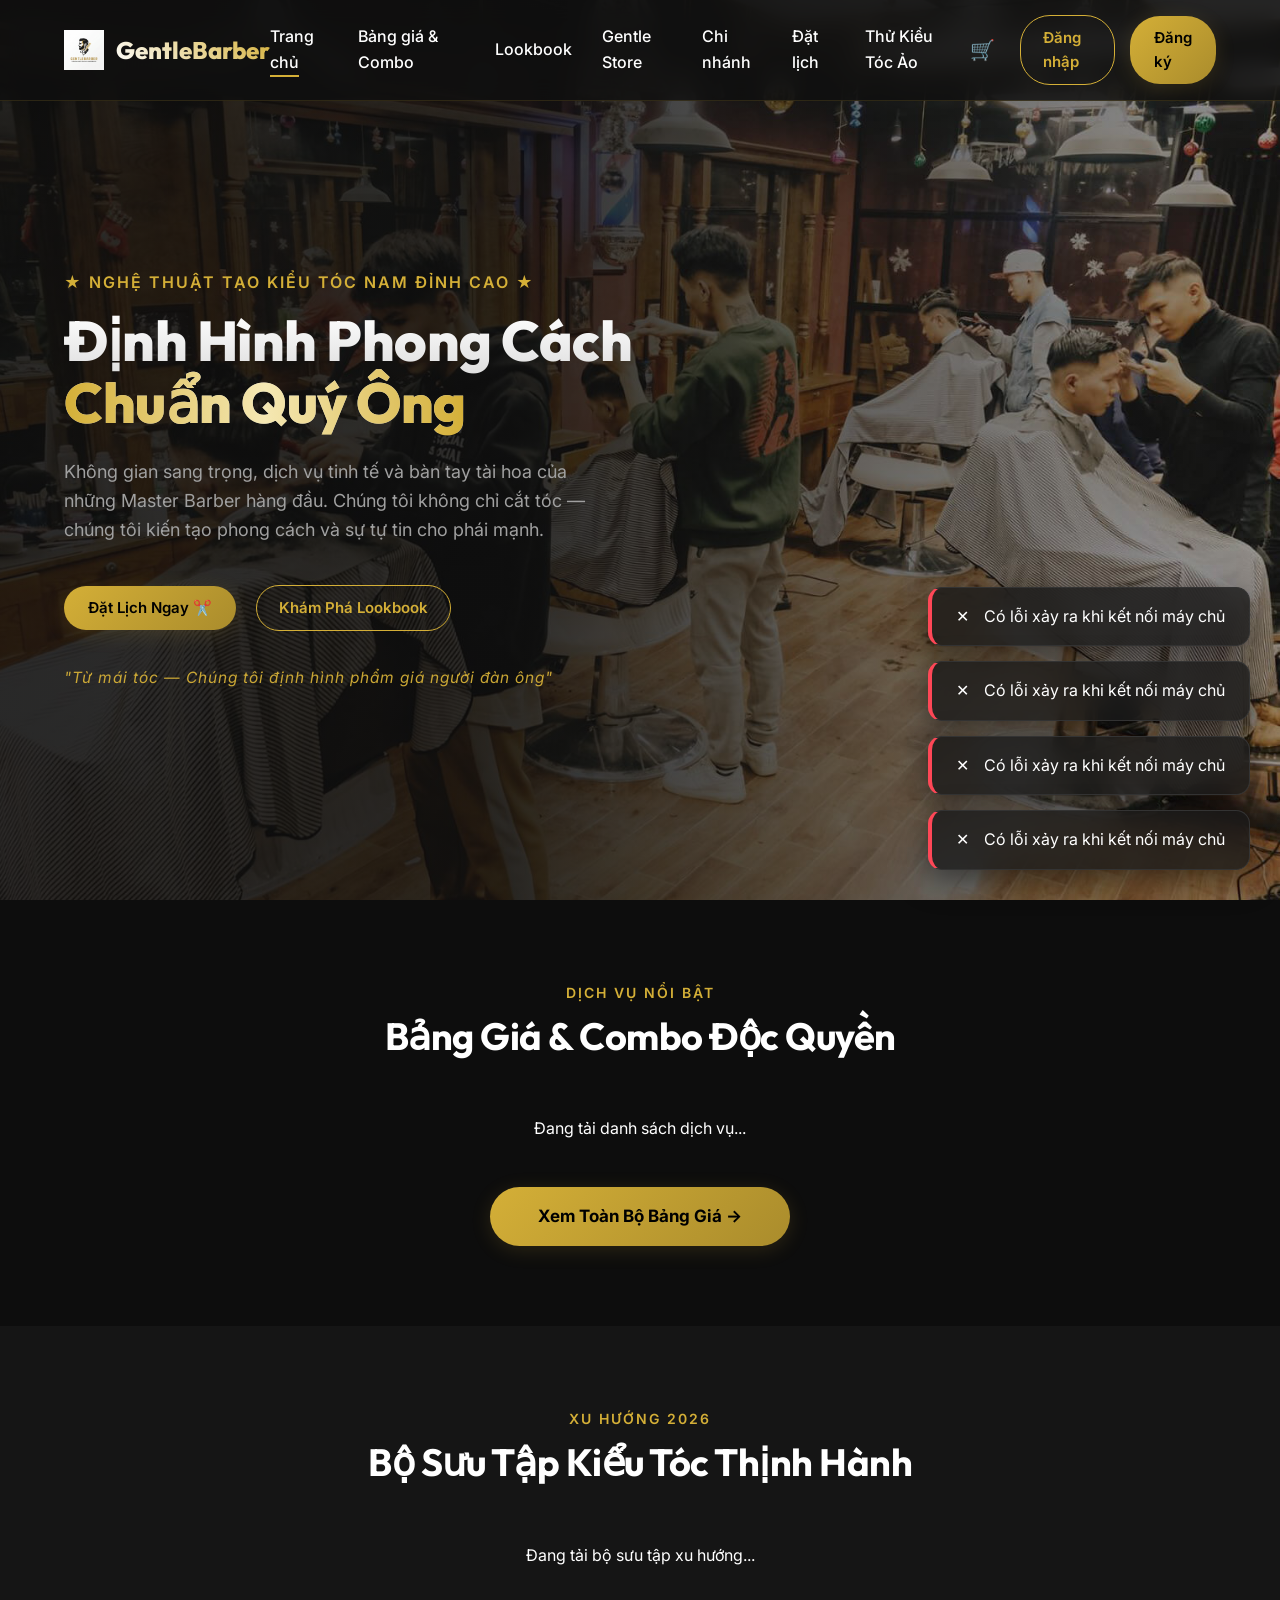
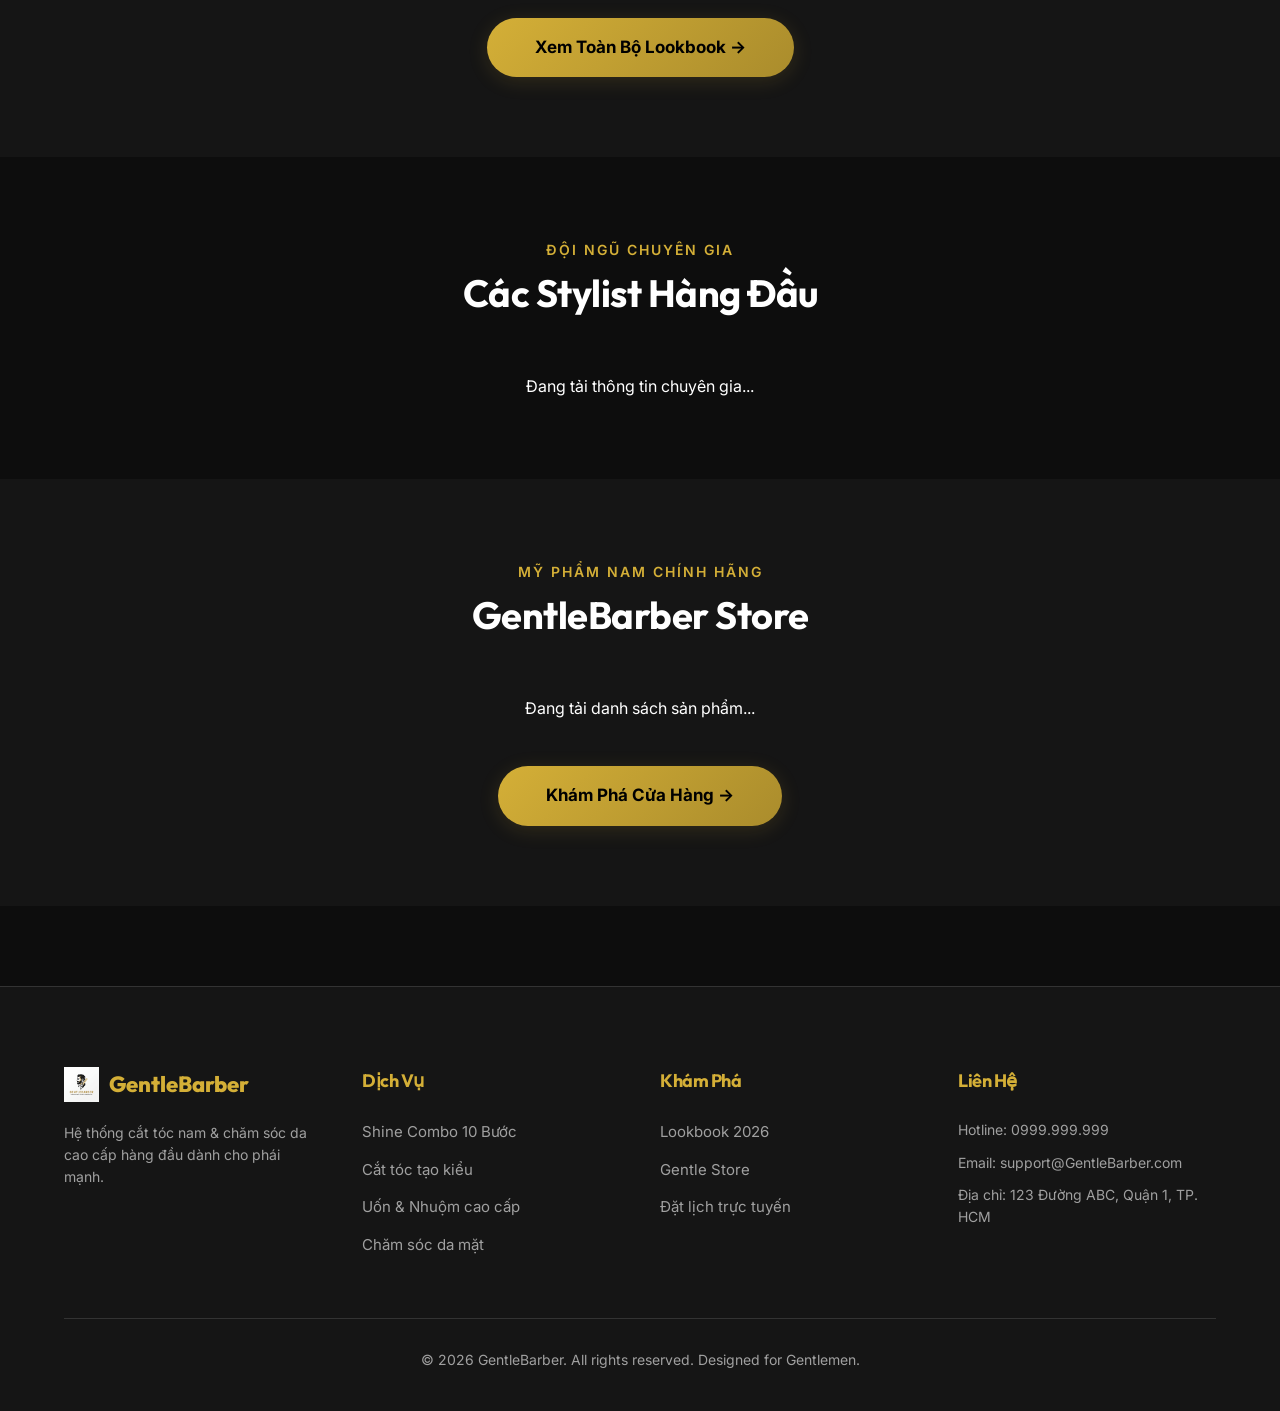
<file: index.html>
<!DOCTYPE html>
<html lang="vi">
<head>
    <meta charset="UTF-8">
    <meta name="viewport" content="width=device-width, initial-scale=1.0">
    <title>GentleBarber - Premium Men's Grooming & Salon</title>
    <link rel="stylesheet" href="css/style.css?v=10">
</head>
<body>

    <nav class="navbar">
        <a href="index.html" class="brand">
            <img src="uploads/logo.png" alt="GentleBarber Logo" onerror="this.src='https://placehold.co/100x40/d4af37/000000?text=GentleBarber'">
            <span>GentleBarber</span>
        </a>
        <ul class="nav-links">
            <li><a href="index.html">Trang chủ</a></li>
            <li><a href="services.html">Bảng giá & Combo</a></li>
            <li><a href="lookbook.html">Lookbook</a></li>
            <li><a href="store.html">Gentle Store</a></li>
            <li><a href="branches.html">Chi nhánh</a></li>
            <li><a href="booking.html">Đặt lịch</a></li>
            <li><a href="face-recommend.html">Thử Kiểu Tóc Ảo</a></li>
        </ul>
        <div class="nav-actions">
            </div>
    </nav>

    <header class="hero">
        <div class="hero-content">
            <span class="hero-subtitle">★ NGHỆ THUẬT TẠO KIỂU TÓC NAM ĐỈNH CAO ★</span>
            
            <h1 class="hero-title">
                Định Hình Phong Cách<br>
                <span style="background: linear-gradient(90deg, #d4af37, #f5e8b3, #d4af37); 
                             -webkit-background-clip: text; 
                             -webkit-text-fill-color: transparent;">
                    Chuẩn Quý Ông
                </span>
            </h1>
            
            <p class="hero-desc">
                Không gian sang trọng, dịch vụ tinh tế và bàn tay tài hoa của những Master Barber hàng đầu. 
                Chúng tôi không chỉ cắt tóc — chúng tôi kiến tạo phong cách và sự tự tin cho phái mạnh.
            </p>

            <div class="hero-cta">
                <a href="booking.html" class="btn-gold">Đặt Lịch Ngay ✂️</a>
                <a href="lookbook.html" class="btn-outline">Khám Phá Lookbook</a>
            </div>

            <p style="margin-top: 35px; font-size: 15.5px; color: var(--gold); font-style: italic; letter-spacing: 1px; opacity: 0.95;">
                "Từ mái tóc — Chúng tôi định hình phẩm giá người đàn ông"
            </p>
        </div>
    </header>

    <section class="section">
        <div class="section-header">
            <span class="section-subtitle">Dịch vụ nổi bật</span>
            <h2 class="section-title">Bảng Giá & Combo Độc Quyền</h2>
        </div>
        <div class="grid" id="servicesGrid">
            <p style="text-align: center; grid-column: 1/-1;">Đang tải danh sách dịch vụ...</p>
        </div>
        
        <div style="text-align: center; margin-top: 45px;">
            <a href="services.html" 
               class="btn-gold" 
               style="padding: 16px 48px; font-size: 17px; font-weight: 700; border-radius: 50px;">
                Xem Toàn Bộ Bảng Giá →
            </a>
        </div>
    </section>

    <section class="section" style="background: var(--bg-card);">
        <div class="section-header">
            <span class="section-subtitle">Xu hướng 2026</span>
            <h2 class="section-title">Bộ Sưu Tập Kiểu Tóc Thịnh Hành</h2>
        </div>
        
        <div class="grid" id="lookbookGrid" 
             style="grid-template-columns: repeat(auto-fit, minmax(300px, 1fr)); 
                    gap: 20px; 
                    max-width: 1600px; 
                    margin: 0 auto;">
            <p style="text-align: center; grid-column: 1/-1;">Đang tải bộ sưu tập xu hướng...</p>
        </div>

        <div style="text-align: center; margin-top: 50px;">
            <a href="lookbook.html" 
               class="btn-gold" 
               style="padding: 16px 48px; font-size: 17px; font-weight: 700; border-radius: 50px;">
                Xem Toàn Bộ Lookbook →
            </a>
        </div>
    </section>

    <section class="section">
        <div class="section-header">
            <span class="section-subtitle">Đội ngũ chuyên gia</span>
            <h2 class="section-title">Các Stylist Hàng Đầu</h2>
        </div>
        <div class="grid" id="stylistsGrid">
            <p style="text-align: center; grid-column: 1/-1;">Đang tải thông tin chuyên gia...</p>
        </div>
    </section>

    <section class="section" style="background: var(--bg-card);">
        <div class="section-header">
            <span class="section-subtitle">Mỹ phẩm nam chính hãng</span>
            <h2 class="section-title">GentleBarber Store</h2>
        </div>
        <div class="grid" id="productsGrid">
            <p style="text-align: center; grid-column: 1/-1;">Đang tải danh sách sản phẩm...</p>
        </div>
        <div style="text-align: center; margin-top: 45px;">
            <a href="store.html" 
               class="btn-gold" 
               style="padding: 16px 48px; font-size: 17px; font-weight: 700; border-radius: 50px;">
                Khám Phá Cửa Hàng →
            </a>
        </div>
    </section>

    <footer class="footer">
        <div class="footer-grid">
            <div class="footer-col">
                <a href="index.html" class="brand" style="display: flex; align-items: center; gap: 10px; margin-bottom: 20px;">
                    <img src="uploads/logo.png" alt="Logo" style="height: 35px;" onerror="this.src='https://placehold.co/100x40/d4af37/000000?text=GentleBarber'">
                    <span style="font-family: var(--font-heading); font-size: 22px; font-weight: 800; color: var(--gold);">GentleBarber</span>
                </a>
                <p style="color: var(--text-muted); font-size: 14px;">Hệ thống cắt tóc nam & chăm sóc da cao cấp hàng đầu dành cho phái mạnh.</p>
            </div>
            <div class="footer-col">
                <h4>Dịch Vụ</h4>
                <ul class="footer-links">
                    <li><a href="services.html">Shine Combo 10 Bước</a></li>
                    <li><a href="services.html">Cắt tóc tạo kiểu</a></li>
                    <li><a href="services.html">Uốn & Nhuộm cao cấp</a></li>
                    <li><a href="services.html">Chăm sóc da mặt</a></li>
                </ul>
            </div>
            <div class="footer-col">
                <h4>Khám Phá</h4>
                <ul class="footer-links">
                    <li><a href="lookbook.html">Lookbook 2026</a></li>
                    <li><a href="store.html">Gentle Store</a></li>
                    <li><a href="booking.html">Đặt lịch trực tuyến</a></li>
                </ul>
            </div>
            <div class="footer-col">
                <h4>Liên Hệ</h4>
                <p style="color: var(--text-muted); font-size: 14px; margin-bottom: 10px;">Hotline: 0999.999.999</p>
                <p style="color: var(--text-muted); font-size: 14px; margin-bottom: 10px;">Email: support@GentleBarber.com</p>
                <p style="color: var(--text-muted); font-size: 14px;">Địa chỉ: 123 Đường ABC, Quận 1, TP. HCM</p>
            </div>
        </div>
        <div class="footer-bottom">
            <p>&copy; 2026 GentleBarber. All rights reserved. Designed for Gentlemen.</p>
        </div>
    </footer>

    <div id="galleryLightbox" class="lightbox" onclick="if(event.target === this) this.style.display='none'" style="display: none; position: fixed; z-index: 9999; left: 0; top: 0; width: 100%; height: 100%; background-color: rgba(0,0,0,0.88); justify-content: center; align-items: center; padding: 20px; backdrop-filter: blur(5px);">
        <div style="background: #181818; border: 1px solid var(--gold); border-radius: 20px; max-width: 900px; width: 100%; display: flex; flex-wrap: wrap; overflow: hidden; position: relative; box-shadow: 0 25px 60px rgba(0,0,0,0.9); max-height: 90vh;">
            <span style="position: absolute; top: 15px; right: 20px; color: #fff; font-size: 32px; font-weight: bold; cursor: pointer; z-index: 10; line-height: 1;" onclick="document.getElementById('galleryLightbox').style.display='none'">&times;</span>
            
            <!-- Cột trái: Ảnh chính + Ảnh góc phụ -->
            <div style="flex: 1 1 360px; background: #0d0d0d; display: flex; flex-direction: column; justify-content: center; align-items: center; padding: 20px;">
                <img id="lightboxImg" style="width: 100%; max-height: 380px; object-fit: cover; border-radius: 12px; border: 1px solid rgba(212,175,55,0.4);">
                <div id="lightboxThumbs" style="display: flex; gap: 10px; margin-top: 12px; justify-content: center;"></div>
            </div>

            <!-- Cột phải: Tên, Khuôn mặt phù hợp, Mô tả & Nút đặt lịch -->
            <div style="flex: 1.2 1 380px; padding: 30px; display: flex; flex-direction: column; justify-content: space-between; overflow-y: auto; max-height: 85vh;">
                <div>
                    <span style="color: var(--gold); font-size: 12px; font-weight: 700; text-transform: uppercase; letter-spacing: 1px;">Chi tiết kiểu tóc</span>
                    <h2 id="lightboxTitle" style="font-size: 26px; color: #fff; margin: 8px 0 12px; line-height: 1.3;"></h2>
                    <div style="display: inline-block; background: rgba(212, 175, 55, 0.12); border: 1px solid rgba(212, 175, 55, 0.3); color: var(--gold); padding: 6px 14px; border-radius: 20px; font-size: 13px; margin-bottom: 18px;">
                        ✓ Hợp với: <strong id="lightboxFace"></strong>
                    </div>
                    <p id="lightboxDesc" style="color: #e0e0e0; font-size: 15px; line-height: 1.6; margin-bottom: 15px;"></p>
                    <div id="lightboxContentBox" style="border-top: 1px solid #2a2a2a; padding-top: 15px; margin-top: 10px; display: none;">
                        <h4 style="color: var(--gold); font-size: 14px; margin-bottom: 8px;">💡 Tư vấn tạo kiểu & Chăm sóc:</h4>
                        <p id="lightboxContent" style="color: #aaa; font-size: 14px; line-height: 1.6; white-space: pre-line;"></p>
                    </div>
                </div>
                <div style="margin-top: 25px; padding-top: 15px; border-top: 1px solid #2a2a2a;">
                    <a id="lightboxBookBtn" href="booking.html" class="btn-gold" style="width: 100%; justify-content: center; text-align: center; display: block; padding: 14px; font-size: 16px;">Đặt Lịch Kiểu Tóc Này ✂️</a>
                </div>
            </div>
        </div>
    </div>

    <div class="page-transition" id="pageTransition"></div>

    <script src="js/app.js"></script>
    <script>
        document.addEventListener('DOMContentLoaded', async () => {
            // Tự động kích hoạt gạch chân menu chính xác theo trang hiện tại (Hỗ trợ thay thế class cứng)
            const currentPath = window.location.pathname.split("/").pop() || "index.html";
            document.querySelectorAll('.nav-links a').forEach(link => {
                if (link.getAttribute('href') === currentPath) {
                    link.classList.add('active');
                } else {
                    link.classList.remove('active');
                }
            });

            // 1. Load Services (Lấy tối đa 5 dịch vụ làm nổi bật)
            const resServices = await apiFetch('services.php');
            if (resServices.success && resServices.data) {
                const html = resServices.data.slice(0, 5).map(s => `
                    <div class="card">
                        <span class="card-tag">${s.category.toUpperCase()}</span>
                        <a href="service-detail.html?id=${s.id}">
                            <img src="${s.image}" alt="${s.name}" class="card-img" onerror="this.src='https://placehold.co/400x300/333333/d4af37?text=Service'">
                        </a>
                        <div class="card-content">
                            <h3 class="card-title"><a href="service-detail.html?id=${s.id}">${s.name}</a></h3>
                            <p class="card-desc">${s.description}</p>
                            <div class="card-footer">
                                <span class="card-price">${formatCurrency(s.price)}</span>
                                <a href="booking.html?service_id=${s.id}" class="btn-gold">Đặt Lịch</a>
                            </div>
                        </div>
                    </div>
                `).join('');
                document.getElementById('servicesGrid').innerHTML = html;
            }

            // 2. Load Lookbooks (Hiển thị tối đa 10 mẫu tóc đón đầu xu hướng)
            const resLookbooks = await apiFetch('lookbooks.php');
            if (resLookbooks.success && resLookbooks.data) {
                window.indexLookbooks = resLookbooks.data.slice(0, 10); 
                
                const html = window.indexLookbooks.map((l, index) => `
                    <div class="card lookbook-card">
                        <img src="${l.image}" alt="${l.title}" class="card-img" 
                             style="height: 260px; object-fit: cover; cursor: pointer;" 
                             onclick="openLookbookGallery(${index}, window.indexLookbooks)">
                        
                        <div class="card-content" style="display: flex; flex-direction: column; height: calc(100% - 260px); justify-content: space-between;">
                            <h3 class="card-title" style="cursor: pointer;" 
                                onclick="openLookbookGallery(${index}, window.indexLookbooks)">${l.title}</h3>
                            <p class="card-desc">${l.description}</p>
                            <p style="color: var(--gold); font-size: 13px; margin: 12px 0 18px;">
                                ✓ Hợp với: <strong>${l.face_shape_suitable}</strong>
                            </p>
                            <a href="booking.html?notes=${encodeURIComponent('Chọn kiểu tóc: ' + l.title)}" 
                               class="btn-outline">Đặt Lịch Kiểu Này</a>
                        </div>
                    </div>
                `).join('');
                
                document.getElementById('lookbookGrid').innerHTML = html;
            }

            // 3. Load Stylists (Lấy tối đa 5 Barber xuất sắc)
            const resStylists = await apiFetch('stylists.php');
            if (resStylists.success && resStylists.data) {
                const html = resStylists.data.slice(0, 5).map(st => `
                    <div class="card" style="text-align: center;">
                        <img src="${st.avatar}" alt="${st.name}" class="card-img" style="height: 280px; object-fit: cover; border-radius: 16px 16px 0 0;" onerror="this.src='https://placehold.co/400x400/333333/d4af37?text=Stylist'">
                        <div class="card-content">
                            <h3 class="card-title">${st.name}</h3>
                            <p style="color: var(--gold); font-weight: 700; margin-bottom: 10px;">★ ${st.rating} (${st.experience})</p>
                            <p class="card-desc">${st.bio}</p>
                            <a href="booking.html?stylist_id=${st.id}" class="btn-gold">Chọn Stylist Này</a>
                        </div>
                    </div>
                `).join('');
                document.getElementById('stylistsGrid').innerHTML = html;
            }

            // 4. Load Products (Lấy tối đa 5 sản phẩm bán chạy - Đã xử lý chống lỗi XSS bảo mật dữ liệu)
            const resProducts = await apiFetch('products.php');
            if (resProducts.success && resProducts.data) {
                window.cachedProducts = resProducts.data.slice(0, 5);
                const html = window.cachedProducts.map((p, idx) => `
                    <div class="card">
                        <span class="card-tag">${p.category.toUpperCase()}</span>
                        <img src="${p.image}" alt="${p.name}" class="card-img" onerror="this.src='https://placehold.co/400x300/333333/d4af37?text=Product'">
                        <div class="card-content">
                            <h3 class="card-title">${p.name}</h3>
                            <p class="card-desc">${p.description}</p>
                            <div class="card-footer">
                                <span class="card-price">${formatCurrency(p.price)}</span>
                                <button onclick="addToCartByIndex(${idx})" class="btn-outline">Thêm Giỏ Hàng</button>
                            </div>
                        </div>
                    </div>
                `).join('');
                document.getElementById('productsGrid').innerHTML = html;
            }
        });

        // Hàm bổ trợ xử lý thêm sản phẩm an toàn bằng Index, không bóc chuỗi JSON thô trực tiếp trên thẻ
        function addToCartByIndex(index) {
            if (window.cachedProducts && window.cachedProducts[index]) {
                addToCart(window.cachedProducts[index]);
            }
        }

        // Định nghĩa nhanh hàm xem ảnh nếu app.js chưa kịp cấu trúc
        function openLookbookGallery(index, list) {
            if (list && list[index]) {
                const item = list[index];
                document.getElementById('lightboxImg').src = item.image;
                document.getElementById('lightboxTitle').innerText = item.title;
                document.getElementById('lightboxFace').innerText = item.face_shape_suitable || 'Mọi khuôn mặt';
                document.getElementById('lightboxDesc').innerText = item.description || '';
                document.getElementById('lightboxBookBtn').href = `booking.html?notes=${encodeURIComponent('Chọn kiểu tóc: ' + item.title)}`;

                // Hiển thị bài viết tư vấn chi tiết (nếu admin có nhập)
                const contentBox = document.getElementById('lightboxContentBox');
                if (item.content && item.content.trim() !== '') {
                    document.getElementById('lightboxContent').innerText = item.content;
                    contentBox.style.display = 'block';
                } else {
                    contentBox.style.display = 'none';
                }

                // Hiển thị thêm ảnh góc 2, góc 3 (nếu có) để khách bấm đổi góc nhìn
                const images = [item.image, item.image2, item.image3].filter(img => img && img.trim() !== '');
                const thumbsContainer = document.getElementById('lightboxThumbs');
                if (images.length > 1) {
                    thumbsContainer.innerHTML = images.map(imgUrl => `
                        <img src="${imgUrl}" onclick="document.getElementById('lightboxImg').src='${imgUrl}'" 
                             style="width: 55px; height: 55px; object-fit: cover; border-radius: 8px; cursor: pointer; border: 1px solid var(--gold);">
                    `).join('');
                } else {
                    thumbsContainer.innerHTML = '';
                }

                document.getElementById('galleryLightbox').style.display = 'flex';
            }
        }
    </script>
</body>
</html>
</file>
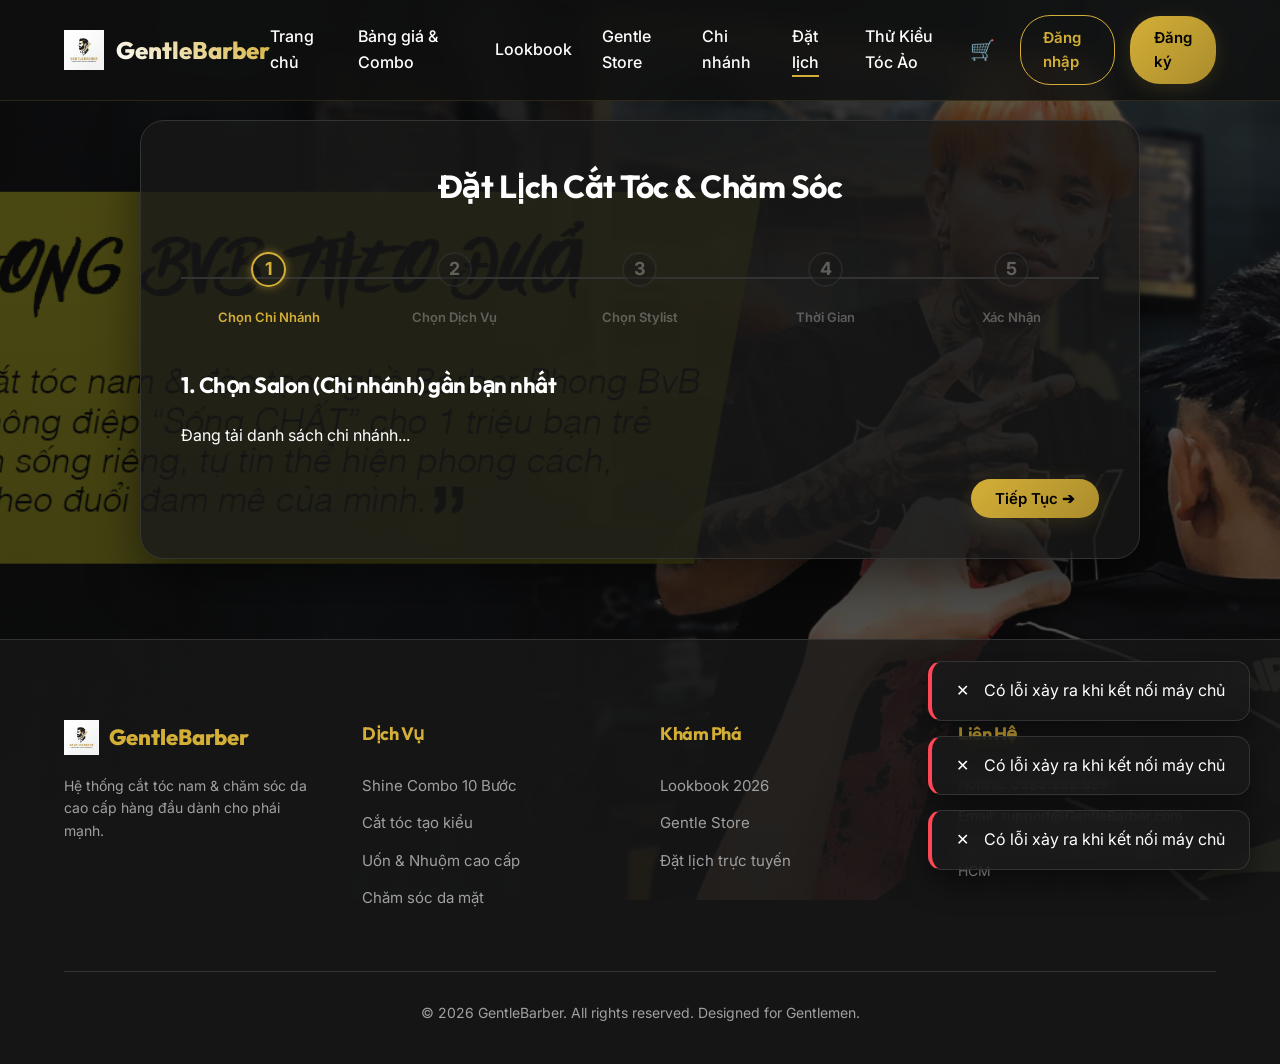
<file: booking.html>
<!DOCTYPE html>
<html lang="vi">
<style>
        body {
            /* Phủ một lớp đen mờ 82% lên trên ảnh để chữ trắng và vàng nổi bật, dễ đọc */
            background-image: linear-gradient(rgba(0, 0, 0, 0.82), rgba(0, 0, 0, 0.88)), url('uploads/bb2.jpg');
            background-size: cover;
            background-position: center;
            background-repeat: no-repeat;
            background-attachment: fixed; /* Giữ cố định ảnh nền khi cuộn trang */
            min-height: 100vh;
        }
    </style>
<head>
    <meta charset="UTF-8">
    <meta name="viewport" content="width=device-width, initial-scale=1.0">
    <title>Đặt Lịch Trực Tuyến - GentleBarber</title>
    <link rel="stylesheet" href="css/style.css">
    <style>
        /* Tối ưu hóa CSS cho tiến trình Wizard 5 bước */
        .wizard-steps {
            display: grid;
            grid-template-columns: repeat(5, 1fr);
            gap: 10px;
            margin-bottom: 40px;
        }
        .wizard-steps .step {
            text-align: center;
            opacity: 0.5;
            transition: all 0.3s ease;
        }
        .wizard-steps .step.active {
            opacity: 1;
            font-weight: bold;
        }
        .wizard-steps .step.completed {
            opacity: 0.8;
        }
        .wizard-steps .step.completed .step-num {
            background: var(--gold);
            color: #000;
        }
        .wizard-steps .step.active .step-num {
            border-color: var(--gold);
            background: transparent;
            color: var(--gold);
            box-shadow: 0 0 10px rgba(212, 175, 55, 0.5);
        }
        .step-num {
            width: 35px;
            height: 35px;
            border: 2px solid var(--border-color);
            border-radius: 50%;
            display: flex;
            align-items: center;
            justify-content: center;
            margin: 0 auto 10px;
            background: var(--bg-card);
            color: var(--text-muted);
        }
        .step-label {
            font-size: 13px;
        }
        @media (max-width: 768px) {
            .wizard-steps {
                grid-template-columns: repeat(5, 1fr);
            }
            .step-label {
                display: none; /* Ẩn chữ trên mobile cho đỡ chật màn hình */
            }
        }
    </style>
</head>
<body>

    <nav class="navbar">
        <a href="index.html" class="brand">
            <img src="uploads/logo.png" alt="GentleBarber Logo" onerror="this.src='https://placehold.co/100x40/d4af37/000000?text=GentleBarber'">
            <span>GentleBarber</span>
        </a>
        <ul class="nav-links">
            <li><a href="index.html">Trang chủ</a></li>
            <li><a href="services.html">Bảng giá & Combo</a></li>
            <li><a href="lookbook.html">Lookbook</a></li>
            <li><a href="store.html">Gentle Store</a></li>
            <li><a href="branches.html">Chi nhánh</a></li>
            <li><a href="booking.html" class="active">Đặt lịch</a></li>
            <li><a href="face-recommend.html">Thử Kiểu Tóc Ảo</a></li>
        </ul>
        <div class="nav-actions">
            </div>
    </nav>

    <div class="booking-container" style="margin-top: 120px; margin-bottom: 60px;">
        <h1 style="text-align: center; margin-bottom: 40px; font-size: 32px;">Đặt Lịch Cắt Tóc & Chăm Sóc</h1>

        <div class="wizard-steps">
            <div class="step active" id="stepIndicator1">
                <div class="step-num">1</div>
                <div class="step-label">Chọn Chi Nhánh</div>
            </div>
            <div class="step" id="stepIndicator2">
                <div class="step-num">2</div>
                <div class="step-label">Chọn Dịch Vụ</div>
            </div>
            <div class="step" id="stepIndicator3">
                <div class="step-num">3</div>
                <div class="step-label">Chọn Stylist</div>
            </div>
            <div class="step" id="stepIndicator4">
                <div class="step-num">4</div>
                <div class="step-label">Thời Gian</div>
            </div>
            <div class="step" id="stepIndicator5">
                <div class="step-num">5</div>
                <div class="step-label">Xác Nhận</div>
            </div>
        </div>

        <div class="wizard-panel active" id="panel1">
            <h2 style="font-size: 22px; margin-bottom: 20px;">1. Chọn Salon (Chi nhánh) gần bạn nhất</h2>
            <div class="selectable-grid" id="bookingBranchesGrid">
                <p>Đang tải danh sách chi nhánh...</p>
            </div>
            <div style="display: flex; justify-content: flex-end; margin-top: 30px;">
                <button onclick="nextStep(2)" class="btn-gold" id="btnNext1" disabled>Tiếp Tục ➔</button>
            </div>
        </div>

        <div class="wizard-panel" id="panel2">
            <h2 style="font-size: 22px; margin-bottom: 20px;">2. Chọn dịch vụ hoặc Combo</h2>
            <div class="selectable-grid" id="bookingServicesGrid">
                <p>Đang tải dịch vụ...</p>
            </div>
            <div style="display: flex; justify-content: space-between; margin-top: 30px;">
                <button onclick="prevStep(1)" class="btn-outline">➔ Quay lại</button>
                <button onclick="nextStep(3)" class="btn-gold" id="btnNext2" disabled>Tiếp Tục ➔</button>
            </div>
        </div>

        <div class="wizard-panel" id="panel3">
            <h2 style="font-size: 22px; margin-bottom: 20px;">3. Chọn Stylist phục vụ (Mức giá thay đổi theo cấp bậc)</h2>
            <div class="selectable-grid" id="bookingStylistsGrid">
                <p>Đang tải stylist...</p>
            </div>
            <div style="display: flex; justify-content: space-between; margin-top: 30px;">
                <button onclick="prevStep(2)" class="btn-outline">➔ Quay lại</button>
                <button onclick="nextStep(4)" class="btn-gold" id="btnNext3" disabled>Tiếp Tục ➔</button>
            </div>
        </div>

        <div class="wizard-panel" id="panel4">
            <h2 style="font-size: 22px; margin-bottom: 20px;">4. Chọn Ngày và Khung giờ</h2>
            <div class="form-group" style="max-width: 300px;">
                <label class="form-label">Chọn Ngày</label>
                <input type="date" class="form-control" id="bookingDate" onchange="onDateChange()">
            </div>
            <h3 style="font-size: 18px; margin: 25px 0 15px;">Chọn Khung Giờ</h3>
            <div class="time-grid" id="bookingTimeGrid">
                </div>
            <div style="display: flex; justify-content: space-between; margin-top: 40px;">
                <button onclick="prevStep(3)" class="btn-outline">➔ Quay lại</button>
                <button onclick="nextStep(5)" class="btn-gold" id="btnNext4" disabled>Tiếp Tục ➔</button>
            </div>
        </div>

        <div class="wizard-panel" id="panel5">
            <h2 style="font-size: 22px; margin-bottom: 30px;">5. Kiểm tra thông tin & Xác nhận</h2>
            <div style="background: var(--bg-card); padding: 30px; border-radius: 16px; border: 1px solid var(--border-color); margin-bottom: 30px;">
                <div style="display: grid; grid-template-columns: 1fr 1fr; gap: 20px; font-size: 16px;">
                    <div><span style="color: var(--text-muted);">Khách hàng:</span> <strong id="confirmUserName">...</strong></div>
                    <div><span style="color: var(--text-muted);">Số điện thoại:</span> <strong id="confirmUserPhone">...</strong></div>
                    <div><span style="color: var(--text-muted);">Chi nhánh:</span> <strong id="confirmBranchName" style="color: var(--gold);">...</strong></div>
                    <div><span style="color: var(--text-muted);">Dịch vụ:</span> <strong id="confirmServiceName">...</strong></div>
                    <div><span style="color: var(--text-muted);">Cấp bậc Stylist:</span> <strong id="confirmStylistName">...</strong></div>
                    <div><span style="color: var(--text-muted);">Thời gian:</span> <strong id="confirmDateTime">...</strong></div>
                    <div style="grid-column: span 2; border-top: 1px solid var(--border-color); padding-top: 15px; margin-top: 5px;">
                        <span style="color: var(--text-muted);">Tổng chi phí thực tế:</span> 
                        <strong id="confirmTotalPrice" style="font-size: 24px; color: var(--gold);">...</strong>
                        <div id="priceBreakdown" style="font-size: 13px; color: var(--text-muted); margin-top: 5px;"></div>
                    </div>
                </div>
            </div>
            <div class="form-group">
                <label class="form-label">Ghi chú cho Stylist (Không bắt buộc)</label>
                <textarea class="form-control" id="bookingNotes" rows="3" placeholder="Ví dụ: Cắt ngắn gọn gàng, vuốt sáp mờ..."></textarea>
            </div>
            <div style="display: flex; justify-content: space-between; margin-top: 30px;">
                <button onclick="prevStep(4)" class="btn-outline">➔ Quay lại</button>
                <button onclick="submitBooking()" class="btn-gold" style="padding: 14px 35px; font-size: 18px;">Xác Nhận Đặt Lịch ✓</button>
            </div>
        </div>

    </div>

    <footer class="footer">
        <div class="footer-grid">
            <div class="footer-col">
                <a href="index.html" class="brand" style="display: flex; align-items: center; gap: 10px; margin-bottom: 20px;">
                    <img src="uploads/logo.png" alt="Logo" style="height: 35px;" onerror="this.src='https://placehold.co/100x40/d4af37/000000?text=GentleBarber'">
                    <span style="font-family: var(--font-heading); font-size: 22px; font-weight: 800; color: var(--gold);">GentleBarber</span>
                </a>
                <p style="color: var(--text-muted); font-size: 14px;">Hệ thống cắt tóc nam & chăm sóc da cao cấp hàng đầu dành cho phái mạnh.</p>
            </div>
            <div class="footer-col">
                <h4>Dịch Vụ</h4>
                <ul class="footer-links">
                    <li><a href="services.html">Shine Combo 10 Bước</a></li>
                    <li><a href="services.html">Cắt tóc tạo kiểu</a></li>
                    <li><a href="services.html">Uốn & Nhuộm cao cấp</a></li>
                    <li><a href="services.html">Chăm sóc da mặt</a></li>
                </ul>
            </div>
            <div class="footer-col">
                <h4>Khám Phá</h4>
                <ul class="footer-links">
                    <li><a href="lookbook.html">Lookbook 2026</a></li>
                    <li><a href="store.html">Gentle Store</a></li>
                    <li><a href="booking.html">Đặt lịch trực tuyến</a></li>
                </ul>
            </div>
            <div class="footer-col">
                <h4>Liên Hệ</h4>
                <p style="color: var(--text-muted); font-size: 14px; margin-bottom: 10px;">Hotline: 0999.999.999</p>
                <p style="color: var(--text-muted); font-size: 14px; margin-bottom: 10px;">Email: support@GentleBarber.com</p>
                <p style="color: var(--text-muted); font-size: 14px;">Địa chỉ: 123 Đường ABC, Quận 1, TP. HCM</p>
            </div>
        </div>
        <div class="footer-bottom">
            <p>&copy; 2026 GentleBarber. All rights reserved. Designed for Gentlemen.</p>
        </div>
    </footer>

    <script src="js/app.js"></script>
    <script>
        let selectedBranch = null;
        let selectedService = null;
        let selectedStylist = null;
        let selectedDate = null;
        let selectedTime = null;
        let finalCalculatedPrice = 0;

        const timeSlots = [
            '08:30', '09:00', '09:30', '10:00', '10:30', '11:00', '11:30', 
            '13:30', '14:00', '14:30', '15:00', '15:30', '16:00', '16:30', 
            '17:00', '17:30', '18:00', '18:30', '19:00', '19:30', '20:00'
        ];

        async function loadWizardData() {
            // 1. Load Chi Nhánh
            const resBranches = await apiFetch('branches.php?city=all');
            if (resBranches.success && resBranches.data) {
                document.getElementById('bookingBranchesGrid').innerHTML = resBranches.data.map(b => `
                    <div class="selectable-card" id="brCard_${b.id}" onclick='selectBranch(${JSON.stringify(b)})'>
                        <img src="${b.image}" alt="${b.name}" style="width: 100%; height: 120px; object-fit: cover; border-radius: 10px; margin-bottom: 15px;" onerror="this.src='https://placehold.co/200/333/d4af37?text=Branch'">
                        <h4 style="font-size: 16px; margin-bottom: 5px;">${b.name}</h4>
                        <p style="font-size: 12px; color: var(--text-muted);">${b.address}</p>
                    </div>
                `).join('');
            }

            // 2. Load Dịch vụ
            const resServices = await apiFetch('services.php');
            if (resServices.success && resServices.data) {
                document.getElementById('bookingServicesGrid').innerHTML = resServices.data.map(s => `
                    <div class="selectable-card" id="srvCard_${s.id}" onclick='selectService(${JSON.stringify(s)})'>
                        <img src="${s.image}" alt="${s.name}" style="width: 100%; height: 140px; object-fit: cover; border-radius: 10px; margin-bottom: 15px;" onerror="this.src='https://placehold.co/200/333/d4af37?text=Service'">
                        <h4 style="font-size: 16px; margin-bottom: 5px;">${s.name}</h4>
                        <span style="color: var(--gold); font-weight: 700; font-size: 18px;">${formatCurrency(s.price)}</span>
                    </div>
                `).join('');
            }

            // 3. Load Stylist và đồng bộ chức vụ, phụ thu theo tên thợ
            const resStylists = await apiFetch('stylists.php');
            if (resStylists.success && resStylists.data) {
                document.getElementById('bookingStylistsGrid').innerHTML = resStylists.data.map(st => {
                    let modifier = 0;
                    let levelLabel = "Barber Thường";
                    
                    const nameLower = st.name.toLowerCase();
                    
                    if (nameLower.includes('master')) {
                        modifier = 100000;
                        levelLabel = "Master Stylist";
                    } else if (nameLower.includes('senior')) {
                        modifier = 50000;
                        levelLabel = "Senior Barber";
                    } else if (nameLower.includes('stylist')) {
                        modifier = 30000;
                        levelLabel = "Stylist";
                    } else if (nameLower.includes('junior')) {
                        modifier = 15000;
                        levelLabel = "Junior Stylist";
                    }
                    
                    st.calculated_modifier = modifier; 
                    st.calculated_level = levelLabel;

                    return `
                        <div class="selectable-card" id="styCard_${st.id}" onclick='selectStylist(${JSON.stringify(st)})'>
                            <img src="${st.avatar}" alt="${st.name}" style="width: 100px; height: 100px; object-fit: cover; border-radius: 50%; margin: 0 auto 15px;" onerror="this.src='https://placehold.co/100/333/d4af37?text=Stylist'">
                            <h4 style="font-size: 16px; margin-bottom: 5px;">${st.name}</h4>
                            <div style="font-size: 12px; color: var(--gold); margin-bottom: 5px; font-weight: bold;">[${levelLabel}]</div>
                            <span style="color: var(--text-muted); font-size: 13px;">Phụ thu: +${formatCurrency(modifier)}</span>
                        </div>
                    `;
                }).join('');
            }

            // Cấu hình ngày tối thiểu là hôm nay
            const today = new Date().toISOString().split('T')[0];
            const dateInput = document.getElementById('bookingDate');
            dateInput.min = today;
            dateInput.value = today;
            selectedDate = today;
            renderTimeSlots();

            // Xử lý Query Params từ URL nếu có
            const urlParams = new URLSearchParams(window.location.search);
            const preBranchId = urlParams.get('branch_id');
            const preServiceId = urlParams.get('service_id');
            const preStylistId = urlParams.get('stylist_id');
            const preNotes = urlParams.get('notes');

            if (preNotes) {
                document.getElementById('bookingNotes').value = preNotes;
            }

            setTimeout(() => {
                if (preBranchId) {
                    const card = document.getElementById('brCard_' + preBranchId);
                    if (card) { card.click(); nextStep(2); }
                }
                if (preServiceId) {
                    const card = document.getElementById('srvCard_' + preServiceId);
                    if (card) card.click();
                }
                if (preStylistId) {
                    const card = document.getElementById('styCard_' + preStylistId);
                    if (card) card.click();
                }
            }, 500);
        }

        function selectBranch(branch) {
            selectedBranch = branch;
            document.querySelectorAll('#bookingBranchesGrid .selectable-card').forEach(el => el.classList.remove('selected'));
            document.getElementById('brCard_' + branch.id).classList.add('selected');
            document.getElementById('btnNext1').disabled = false;
        }

        function selectService(service) {
            selectedService = service;
            document.querySelectorAll('#bookingServicesGrid .selectable-card').forEach(el => el.classList.remove('selected'));
            document.getElementById('srvCard_' + service.id).classList.add('selected');
            document.getElementById('btnNext2').disabled = false;
        }

        function selectStylist(stylist) {
            selectedStylist = stylist;
            document.querySelectorAll('#bookingStylistsGrid .selectable-card').forEach(el => el.classList.remove('selected'));
            document.getElementById('styCard_' + stylist.id).classList.add('selected');
            document.getElementById('btnNext3').disabled = false;
        }

        function onDateChange() {
            selectedDate = document.getElementById('bookingDate').value;
            selectedTime = null;
            document.getElementById('btnNext4').disabled = true;
            renderTimeSlots();
        }

        // Hàm render khung giờ - Loại bỏ các giờ trong quá khứ nếu chọn ngày hôm nay
        function renderTimeSlots() {
            const grid = document.getElementById('bookingTimeGrid');
            const todayStr = new Date().toISOString().split('T')[0];
            
            const now = new Date();
            const currentHour = now.getHours();
            const currentMinute = now.getMinutes();

            grid.innerHTML = timeSlots.map(t => {
                const [slotHour, slotMinute] = t.split(':').map(Number);
                let isPast = false;

                if (selectedDate === todayStr) {
                    if (slotHour < currentHour || (slotHour === currentHour && slotMinute <= currentMinute)) {
                        isPast = true;
                    }
                }

                if (isPast) {
                    return `<div class="time-slot disabled" style="opacity: 0.3; cursor: not-allowed; background: #222; text-decoration: line-through;">${t}</div>`;
                } else {
                    return `<div class="time-slot" id="timeSlot_${t.replace(':', '')}" onclick="selectTime('${t}')">${t}</div>`;
                }
            }).join('');
        }

        function selectTime(time) {
            selectedTime = time;
            document.querySelectorAll('.time-slot').forEach(el => el.classList.remove('selected'));
            document.getElementById('timeSlot_' + time.replace(':', '')).classList.add('selected');
            document.getElementById('btnNext4').disabled = false;
        }

        function nextStep(step) {
            document.querySelectorAll('.wizard-panel').forEach(p => p.classList.remove('active'));
            document.getElementById('panel' + step).classList.add('active');

            document.querySelectorAll('.wizard-steps .step').forEach((st, idx) => {
                if (idx < step - 1) {
                    st.classList.add('completed');
                    st.classList.remove('active');
                } else if (idx === step - 1) {
                    st.classList.add('active');
                    st.classList.remove('completed');
                } else {
                    st.classList.remove('active', 'completed');
                }
            });

            if (step === 5) {
                const user = getCurrentUser();
                document.getElementById('confirmUserName').innerText = user ? user.fullname : 'Khách vãng lai';
                document.getElementById('confirmUserPhone').innerText = user ? user.phone : '...';
                document.getElementById('confirmBranchName').innerText = selectedBranch ? selectedBranch.name : '...';
                document.getElementById('confirmServiceName').innerText = selectedService ? selectedService.name : '...';
                document.getElementById('confirmStylistName').innerText = selectedStylist ? `${selectedStylist.name} [${selectedStylist.calculated_level}]` : '...';
                document.getElementById('confirmDateTime').innerText = `${selectedTime} ngày ${selectedDate}`;
                
                const basePrice = selectedService ? parseInt(selectedService.price) : 0;
                const modifierPrice = selectedStylist ? parseInt(selectedStylist.calculated_modifier || 0) : 0;
                finalCalculatedPrice = basePrice + modifierPrice;

                document.getElementById('confirmTotalPrice').innerText = formatCurrency(finalCalculatedPrice);
                document.getElementById('priceBreakdown').innerHTML = `
                    (Bao gồm: Giá dịch vụ gốc ${formatCurrency(basePrice)} + Phụ thu cấp bậc ${formatCurrency(modifierPrice)})
                `;
            }
        }

        function prevStep(step) {
            document.querySelectorAll('.wizard-panel').forEach(p => p.classList.remove('active'));
            document.getElementById('panel' + step).classList.add('active');

            document.querySelectorAll('.wizard-steps .step').forEach((st, idx) => {
                if (idx === step - 1) {
                    st.classList.add('active');
                    st.classList.remove('completed');
                } else if (idx >= step) {
                    st.classList.remove('active', 'completed');
                } else {
                    st.classList.add('completed');
                    st.classList.remove('active');
                }
            });
        }

        async function submitBooking() {
            const user = getCurrentUser();
            if (!user) {
                showToast('Vui lòng đăng nhập để tiến hành đặt lịch!', 'error');
                setTimeout(() => window.location.href = 'login.html?redirect=booking.html', 1500);
                return;
            }

            const payload = {
                user_id: user.id,
                branch_id: selectedBranch.id,
                stylist_id: selectedStylist.id,
                service_id: selectedService.id,
                booking_date: selectedDate,
                booking_time: selectedTime,
                total_price: finalCalculatedPrice,
                notes: document.getElementById('bookingNotes').value
            };

            const res = await apiFetch('bookings.php', {
                method: 'POST',
                headers: { 'Content-Type': 'application/json' },
                body: JSON.stringify(payload)
            });

            if (res.success) {
                showToast(res.message || 'Đặt lịch thành công!');
                setTimeout(() => window.location.href = 'dashboard.html?tab=bookings', 2000);
            } else {
                showToast(res.message || 'Đặt lịch thất bại', 'error');
            }
        }

        document.addEventListener('DOMContentLoaded', () => {
            loadWizardData();
        });
    </script>
</body>
</html>
</file>
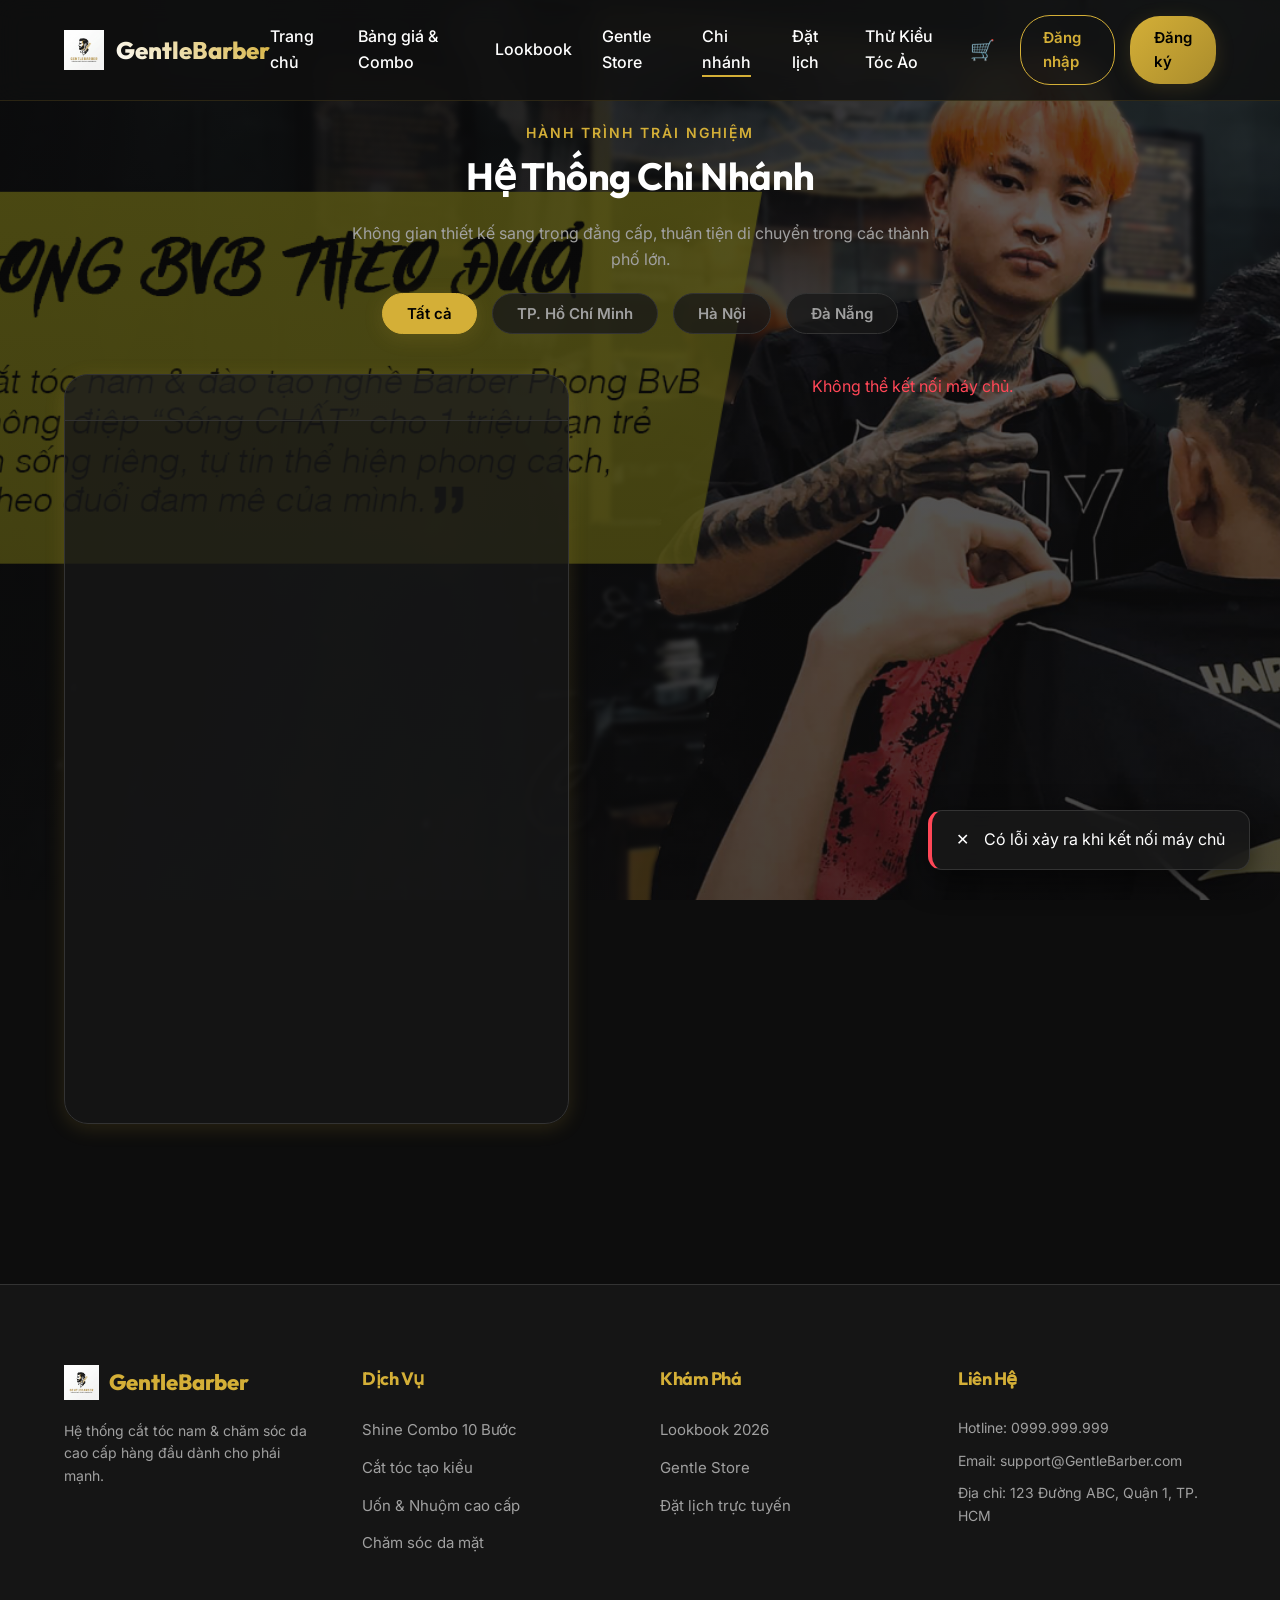
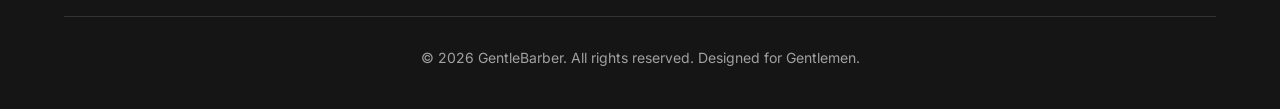
<file: branches.html>
<!DOCTYPE html>
<html lang="vi">
<style>
        body {
            /* Phủ một lớp đen mờ 82% lên trên ảnh để chữ trắng và vàng nổi bật, dễ đọc */
            background-image: linear-gradient(rgba(0, 0, 0, 0.82), rgba(0, 0, 0, 0.88)), url('uploads/bb2.jpg');
            background-size: cover;
            background-position: center;
            background-repeat: no-repeat;
            background-attachment: fixed; /* Giữ cố định ảnh nền khi cuộn trang */
            min-height: 100vh;
        }
    </style>
<head>
    <meta charset="UTF-8">
    <meta name="viewport" content="width=device-width, initial-scale=1.0">
    <title>Danh Sách Chi Nhánh - GentleBarber</title>
    <link rel="stylesheet" href="css/style.css">
    <style>
        .branches-container {
            display: grid;
            grid-template-columns: 1fr 1.2fr;
            gap: 40px;
            margin-top: 20px;
            min-height: 600px;
        }

        /* Map Panel (Left side) */
        .map-panel {
            position: sticky;
            top: 100px;
            height: calc(100vh - 150px);
            background: var(--bg-card);
            border: 1px solid var(--border-color);
            border-radius: 24px;
            overflow: hidden;
            box-shadow: var(--shadow-gold);
            display: flex;
            flex-direction: column;
        }

        .map-header {
            padding: 20px;
            border-bottom: 1px solid var(--border-color);
            background: rgba(255, 255, 255, 0.02);
        }

        .map-header h3 {
            font-size: 18px;
            color: var(--gold);
            margin-bottom: 5px;
        }

        .map-header p {
            font-size: 14px;
            color: var(--text-muted);
        }

        .map-iframe-wrapper {
            flex: 1;
            width: 100%;
            height: 100%;
        }

        .map-iframe-wrapper iframe {
            width: 100%;
            height: 100%;
            border: none;
            filter: grayscale(1) invert(0.9) contrast(1.2);
            /* Make map dark themed! */
        }

        /* Branches List Panel (Right side) */
        .branches-list-panel {
            display: flex;
            flex-direction: column;
            gap: 20px;
        }

        .branch-card-premium {
            background: var(--bg-card);
            border: 1px solid var(--border-color);
            border-radius: 20px;
            padding: 24px;
            display: grid;
            grid-template-columns: 150px 1fr;
            gap: 20px;
            cursor: pointer;
            transition: all 0.3s cubic-bezier(0.4, 0, 0.2, 1);
            position: relative;
            overflow: hidden;
        }

        .branch-card-premium::before {
            content: '';
            position: absolute;
            top: 0;
            left: 0;
            width: 4px;
            height: 100%;
            background: var(--gold);
            transform: scaleY(0);
            transition: transform 0.3s ease;
        }

        .branch-card-premium.active,
        .branch-card-premium:hover {
            border-color: rgba(212, 175, 55, 0.4);
            transform: translateY(-3px);
            box-shadow: 0 10px 25px rgba(0, 0, 0, 0.4);
        }

        .branch-card-premium.active::before {
            transform: scaleY(1);
        }

        .branch-img-wrapper {
            border-radius: 12px;
            overflow: hidden;
            height: 100%;
            min-height: 120px;
        }

        .branch-img-wrapper img {
            width: 100%;
            height: 100%;
            object-fit: cover;
        }

        .branch-info-wrapper {
            display: flex;
            flex-direction: column;
            justify-content: space-between;
        }

        .branch-title-row {
            display: flex;
            justify-content: space-between;
            align-items: flex-start;
            gap: 10px;
        }

        .branch-title-row h3 {
            font-size: 18px;
            font-weight: 700;
            color: #fff;
        }

        .branch-city-tag {
            font-size: 11px;
            font-weight: 700;
            padding: 4px 8px;
            background: rgba(212, 175, 55, 0.1);
            border: 1px solid rgba(212, 175, 55, 0.3);
            border-radius: 20px;
            color: var(--gold);
            text-transform: uppercase;
        }

        .branch-details-grid {
            display: grid;
            grid-template-columns: 1fr;
            gap: 8px;
            margin: 15px 0;
            font-size: 14px;
            color: var(--text-muted);
        }

        .branch-detail-item {
            display: flex;
            align-items: center;
            gap: 8px;
        }

        .branch-detail-icon {
            color: var(--gold);
            font-size: 16px;
        }

        .branch-actions-row {
            display: flex;
            gap: 15px;
            margin-top: 5px;
        }

        .branch-actions-row .btn-gold {
            padding: 10px 20px;
            font-size: 13px;
        }

        .branch-actions-row .btn-outline {
            padding: 10px 20px;
            font-size: 13px;
        }

        /* Filter Tab Styles */
        .filter-tabs {
            margin-bottom: 30px;
        }

        @media (max-width: 991px) {
            .branches-container {
                grid-template-columns: 1fr;
            }

            .map-panel {
                position: relative;
                top: 0;
                height: 400px;
            }
        }
    </style>
</head>

<body>

    <nav class="navbar">
        <a href="index.html" class="brand">
            <img src="uploads/logo.png" alt="GentleBarber Logo"
                onerror="this.src='https://placehold.co/100x40/d4af37/000000?text=GentleBarber'">
            <span>GentleBarber</span>
        </a>
        <ul class="nav-links">
            <li><a href="index.html">Trang chủ</a></li>
            <li><a href="services.html">Bảng giá & Combo</a></li>
            <li><a href="lookbook.html">Lookbook</a></li>
            <li><a href="store.html">Gentle Store</a></li>
            <li><a href="branches.html">Chi nhánh</a></li>
            <li><a href="booking.html">Đặt lịch</a></li>
            <li><a href="face-recommend.html">Thử Kiểu Tóc Ảo</a></li>
        </ul>
        <div class="nav-actions">
            </div>
    </nav>

    <header class="section-header" style="margin-top: 120px; margin-bottom: 20px;">
        <span class="section-subtitle">Hành trình trải nghiệm</span>
        <h1 class="section-title">Hệ Thống Chi Nhánh</h1>
        <p style="color: var(--text-muted); max-width: 600px; margin: 15px auto 0;">Không gian thiết kế sang trọng đẳng
            cấp, thuận tiện di chuyển trong các thành phố lớn.</p>
    </header>

    <section class="section" style="padding-top: 0;">
        <div class="filter-tabs" style="margin-bottom: 40px;">
            <button class="filter-btn active" onclick="filterBranches('all', this)">Tất cả</button>
            <button class="filter-btn" onclick="filterBranches('hcm', this)">TP. Hồ Chí Minh</button>
            <button class="filter-btn" onclick="filterBranches('hanoi', this)">Hà Nội</button>
            <button class="filter-btn" onclick="filterBranches('danang', this)">Đà Nẵng</button>
        </div>

        <div class="branches-container">
            <div class="map-panel" id="mapPanel">
                <div class="map-header">
                    <h3 id="selectedBranchName"></h3>
                    <p id="selectedBranchAddress"></p>
                </div>
                <div class="map-iframe-wrapper">
                    <iframe id="mapIframe" src="" allowfullscreen="" loading="lazy"></iframe>
                </div>
            </div>

            <div class="branches-list-panel" id="branchesList">
                <p style="text-align: center;">Đang tải danh sách chi nhánh...</p>
            </div>
        </div>
    </section>

    <footer class="footer">
        <div class="footer-grid">
            <div class="footer-col">
                <a href="index.html" class="brand"
                    style="display: flex; align-items: center; gap: 10px; margin-bottom: 20px;">
                    <img src="uploads/logo.png" alt="Logo" style="height: 35px;"
                        onerror="this.src='https://placehold.co/100x40/d4af37/000000?text=GentleBarber'">
                    <span
                        style="font-family: var(--font-heading); font-size: 22px; font-weight: 800; color: var(--gold);">GentleBarber</span>
                </a>
                <p style="color: var(--text-muted); font-size: 14px;">Hệ thống cắt tóc nam & chăm sóc da cao cấp hàng
                    đầu dành cho phái mạnh.</p>
            </div>
            <div class="footer-col">
                <h4>Dịch Vụ</h4>
                <ul class="footer-links">
                    <li><a href="services.html">Shine Combo 10 Bước</a></li>
                    <li><a href="services.html">Cắt tóc tạo kiểu</a></li>
                    <li><a href="services.html">Uốn & Nhuộm cao cấp</a></li>
                    <li><a href="services.html">Chăm sóc da mặt</a></li>
                </ul>
            </div>
            <div class="footer-col">
                <h4>Khám Phá</h4>
                <ul class="footer-links">
                    <li><a href="lookbook.html">Lookbook 2026</a></li>
                    <li><a href="store.html">Gentle Store</a></li>
                    <li><a href="booking.html">Đặt lịch trực tuyến</a></li>
                </ul>
            </div>
            <div class="footer-col">
                <h4>Liên Hệ</h4>
                <p style="color: var(--text-muted); font-size: 14px; margin-bottom: 10px;">Hotline: 0999.999.999</p>
                <p style="color: var(--text-muted); font-size: 14px; margin-bottom: 10px;">Email:
                    support@GentleBarber.com</p>
                <p style="color: var(--text-muted); font-size: 14px;">Địa chỉ: 123 Đường ABC, Quận 1, TP. HCM</p>
            </div>
        </div>
        <div class="footer-bottom">
            <p>&copy; 2026 GentleBarber. All rights reserved. Designed for Gentlemen.</p>
        </div>
    </footer>

    <script src="js/app.js"></script>
    <script>
        let allBranches = [];

        function openGoogleMapsDirection(mapUrl) {
            if (!mapUrl) return;
            // Tiến hành làm sạch chuỗi URL, loại bỏ tham số nhúng iFrame để đưa về link gốc
            const cleanUrl = mapUrl.replace('&output=embed', '').replace('output=embed', '');
            window.open(cleanUrl, '_blank');
        }

        async function filterBranches(city, btnEl = null) {
            if (btnEl) {
                document.querySelectorAll('.filter-btn').forEach(btn => btn.classList.remove('active'));
                btnEl.classList.add('active');
            }

            const listContainer = document.getElementById('branchesList');
            listContainer.innerHTML = '<p style="text-align: center;">Đang tải...</p>';

            const res = await apiFetch(`branches.php?city=${city}`);
            if (res.success && res.data) {
                allBranches = res.data;
                if (allBranches.length === 0) {
                    listContainer.innerHTML = '<p style="text-align: center;">Không tìm thấy chi nhánh nào ở khu vực này.</p>';
                    return;
                }

                const html = allBranches.map((br, index) => {
                    // Chuyển đổi dữ liệu URL sang chuỗi an toàn chống lỗi cú pháp dấu nháy dữ liệu
                    const safeMapUrl = encodeURIComponent(br.map_url || '');
                    return `
                        <div class="branch-card-premium ${index === 0 ? 'active' : ''}" onclick="selectBranch(${br.id}, this)">
                            <div class="branch-img-wrapper">
                                <img src="${br.image}" alt="${br.name}">
                            </div>
                            <div class="branch-info-wrapper">
                                <div>
                                    <div class="branch-title-row">
                                        <h3>${br.name}</h3>
                                        <span class="branch-city-tag">${br.city === 'hcm' ? 'TP. HCM' : br.city === 'hanoi' ? 'Hà Nội' : 'Đà Nẵng'}</span>
                                    </div>
                                    <div class="branch-details-grid">
                                        <div class="branch-detail-item">
                                            <span class="branch-detail-icon">📍</span>
                                            <span>${br.address}</span>
                                        </div>
                                        <div class="branch-detail-item">
                                            <span class="branch-detail-icon">📞</span>
                                            <span>Hotline: ${br.phone}</span>
                                        </div>
                                        <div class="branch-detail-item">
                                            <span class="branch-detail-icon">🕒</span>
                                            <span>Giờ làm việc: ${br.working_hours}</span>
                                        </div>
                                    </div>
                                </div>
                                <div class="branch-actions-row">
                                    <a href="booking.html?branch_id=${br.id}" class="btn-gold">Đặt Lịch Ngay</a>
                                    <button type="button" class="btn-outline" onclick="event.stopPropagation(); openGoogleMapsDirection(decodeURIComponent('${safeMapUrl}'))">Chỉ Đường</button>
                                </div>
                            </div>
                        </div>
                    `;
                }).join('');

                listContainer.innerHTML = html;

                // Tự động kích hoạt chi nhánh đầu tiên
                if (allBranches.length > 0) {
                    const firstBranch = allBranches[0];
                    updateMap(firstBranch.name, firstBranch.address, firstBranch.map_url);
                }
            } else {
                listContainer.innerHTML = '<p style="text-align: center; color: var(--danger);">Không thể kết nối máy chủ.</p>';
            }
        }

        function selectBranch(id, cardEl) {
            document.querySelectorAll('.branch-card-premium').forEach(card => card.classList.remove('active'));
            cardEl.classList.add('active');

            const branch = allBranches.find(br => br.id === id);
            if (branch) {
                updateMap(branch.name, branch.address, branch.map_url);

                if (window.innerWidth <= 991) {
                    document.getElementById('mapPanel').scrollIntoView({ behavior: 'smooth' });
                }
            }
        }

        function updateMap(name, address, mapUrl) {
            document.getElementById('selectedBranchName').innerText = name;
            document.getElementById('selectedBranchAddress').innerText = address;
            document.getElementById('mapIframe').src = mapUrl;
        }

        document.addEventListener('DOMContentLoaded', () => {
            const currentPath = window.location.pathname.split("/").pop() || "index.html";
            document.querySelectorAll('.nav-links a').forEach(link => {
                if (link.getAttribute('href') === currentPath) {
                    link.classList.add('active');
                } else {
                    link.classList.remove('active');
                }
            });

            filterBranches('all');
        });
    </script>
</body>

</html>
</file>
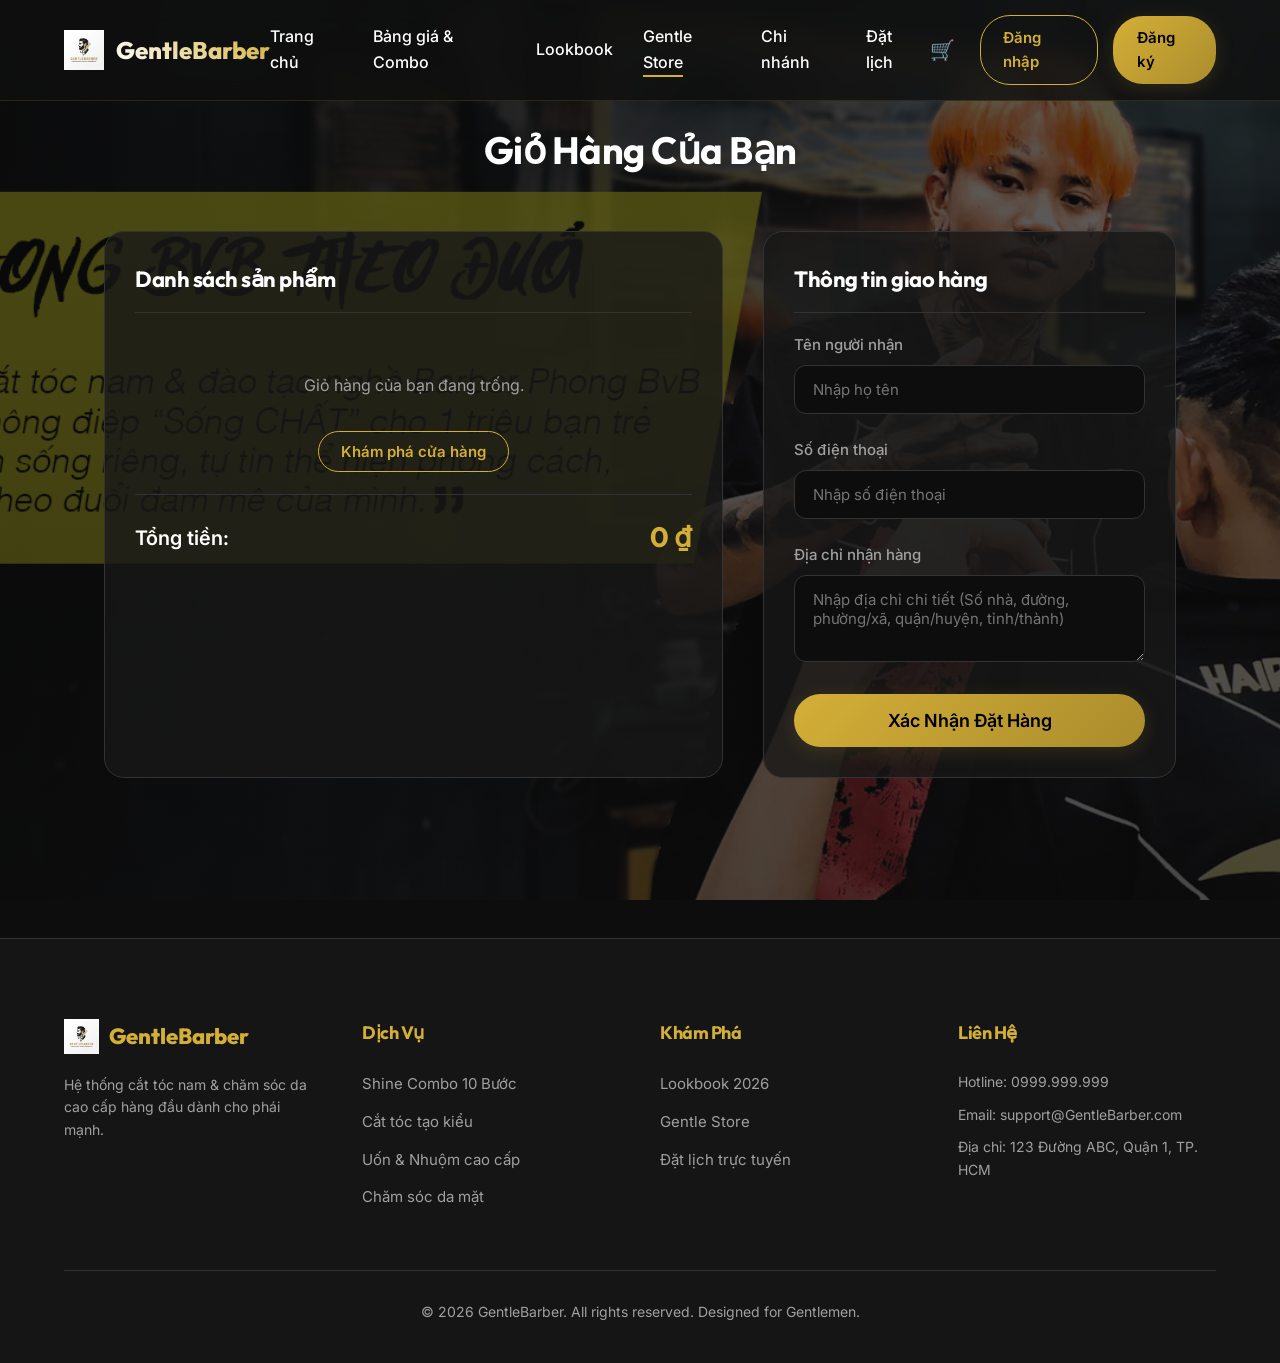
<file: cart.html>
<!DOCTYPE html>
<html lang="vi">
<head>
    <meta charset="UTF-8">
    <meta name="viewport" content="width=device-width, initial-scale=1.0">
    <title>Giỏ Hàng - GentleBarber Store</title>
    <link rel="stylesheet" href="css/style.css">
</head>
<body>

    <!-- NAVBAR -->
    <nav class="navbar">
        <a href="index.html" class="brand">
            <img src="uploads/logo.png" alt="GentleBarber Logo" onerror="this.src='https://placehold.co/100x40/d4af37/000000?text=GentleBarber'">
            <span>GentleBarber</span>
        </a>
        <ul class="nav-links">
            <li><a href="index.html">Trang chủ</a></li>
            <li><a href="services.html">Bảng giá & Combo</a></li>
            <li><a href="lookbook.html">Lookbook</a></li>
            <li><a href="store.html" class="active">Gentle Store</a></li>
            <li><a href="branches.html">Chi nhánh</a></li>
            <li><a href="booking.html">Đặt lịch</a></li>
        </ul>
        <div class="nav-actions">
            <!-- Rendered by app.js -->
        </div>
    </nav>

    <!-- HEADER -->
    <header class="section-header" style="margin-top: 120px;">
        <h1 class="section-title">Giỏ Hàng Của Bạn</h1>
    </header>

    <!-- CART & CHECKOUT -->
    <section class="section" style="padding-top: 0; max-width: 1200px; margin: 0 auto;">
        <div class="grid" style="grid-template-columns: 3fr 2fr; gap: 40px;">
            
            <!-- CART ITEMS -->
            <div class="cart-items-container" style="background: var(--bg-card); padding: 30px; border-radius: 20px; border: 1px solid var(--border-color);">
                <h2 style="font-size: 22px; margin-bottom: 20px; border-bottom: 1px solid var(--border-color); padding-bottom: 15px;">Danh sách sản phẩm</h2>
                <div id="cartItemsList">
                    <!-- Rendered by JS -->
                </div>
                <div style="display: flex; justify-content: space-between; align-items: center; margin-top: 30px; border-top: 1px solid var(--border-color); padding-top: 20px;">
                    <span style="font-size: 20px; font-weight: 600;">Tổng tiền:</span>
                    <span id="cartTotal" style="font-family: var(--font-heading); font-size: 28px; font-weight: 700; color: var(--gold);">0 ₫</span>
                </div>
            </div>

            <!-- CHECKOUT FORM -->
            <div class="checkout-form-container" style="background: var(--bg-card); padding: 30px; border-radius: 20px; border: 1px solid var(--border-color);">
                <h2 style="font-size: 22px; margin-bottom: 20px; border-bottom: 1px solid var(--border-color); padding-bottom: 15px;">Thông tin giao hàng</h2>
                <form id="checkoutForm" onsubmit="handleCheckout(event)">
                    <div class="form-group">
                        <label class="form-label">Tên người nhận</label>
                        <input type="text" class="form-control" id="recipientName" required placeholder="Nhập họ tên">
                    </div>
                    <div class="form-group">
                        <label class="form-label">Số điện thoại</label>
                        <input type="tel" class="form-control" id="recipientPhone" required placeholder="Nhập số điện thoại">
                    </div>
                    <div class="form-group">
                        <label class="form-label">Địa chỉ nhận hàng</label>
                        <textarea class="form-control" id="shippingAddress" rows="3" required placeholder="Nhập địa chỉ chi tiết (Số nhà, đường, phường/xã, quận/huyện, tỉnh/thành)"></textarea>
                    </div>
                    <button type="submit" class="btn-gold" style="width: 100%; justify-content: center; padding: 16px; font-size: 18px;">Xác Nhận Đặt Hàng</button>
                </form>
            </div>

        </div>
    </section>

    <!-- FOOTER -->
    <footer class="footer">
        <div class="footer-grid">
            <div class="footer-col">
                <a href="index.html" class="brand" style="display: flex; align-items: center; gap: 10px; margin-bottom: 20px;">
                    <img src="uploads/logo.png" alt="Logo" style="height: 35px;" onerror="this.src='https://placehold.co/100x40/d4af37/000000?text=GentleBarber'">
                    <span style="font-family: var(--font-heading); font-size: 22px; font-weight: 800; color: var(--gold);">GentleBarber</span>
                </a>
                <p style="color: var(--text-muted); font-size: 14px;">Hệ thống cắt tóc nam & chăm sóc da cao cấp hàng đầu dành cho phái mạnh.</p>
            </div>
            <div class="footer-col">
                <h4>Dịch Vụ</h4>
                <ul class="footer-links">
                    <li><a href="services.html">Shine Combo 10 Bước</a></li>
                    <li><a href="services.html">Cắt tóc tạo kiểu</a></li>
                    <li><a href="services.html">Uốn & Nhuộm cao cấp</a></li>
                    <li><a href="services.html">Chăm sóc da mặt</a></li>
                </ul>
            </div>
            <div class="footer-col">
                <h4>Khám Phá</h4>
                <ul class="footer-links">
                    <li><a href="lookbook.html">Lookbook 2026</a></li>
                    <li><a href="store.html">Gentle Store</a></li>
                    <li><a href="booking.html">Đặt lịch trực tuyến</a></li>
                </ul>
            </div>
            <div class="footer-col">
                <h4>Liên Hệ</h4>
                <p style="color: var(--text-muted); font-size: 14px; margin-bottom: 10px;">Hotline: 0999.999.999</p>
                <p style="color: var(--text-muted); font-size: 14px; margin-bottom: 10px;">Email: support@GentleBarber.com</p>
                <p style="color: var(--text-muted); font-size: 14px;">Địa chỉ: 123 Đường ABC, Quận 1, TP. HCM</p>
            </div>
        </div>
        <div class="footer-bottom">
            <p>&copy; 2026 GentleBarber. All rights reserved. Designed for Gentlemen.</p>
        </div>
    </footer>

    <script src="js/app.js"></script>
    <script>
        function renderCart() {
            const cart = getCart();
            const list = document.getElementById('cartItemsList');
            const totalEl = document.getElementById('cartTotal');

            if (cart.length === 0) {
                list.innerHTML = '<p style="text-align: center; color: var(--text-muted); padding: 40px 0;">Giỏ hàng của bạn đang trống.</p><div style="text-align:center;"><a href="store.html" class="btn-outline">Khám phá cửa hàng</a></div>';
                totalEl.innerText = '0 ₫';
                document.getElementById('checkoutForm').querySelector('button').disabled = true;
                return;
            }

            document.getElementById('checkoutForm').querySelector('button').disabled = false;

            let total = 0;
            list.innerHTML = cart.map(item => {
                const itemTotal = item.price * item.quantity;
                total += itemTotal;
                return `
                    <div style="display: flex; align-items: center; justify-content: space-between; padding: 15px 0; border-bottom: 1px solid var(--border-color);">
                        <div style="display: flex; align-items: center; gap: 15px;">
                            <img src="${item.image}" alt="${item.name}" style="width: 60px; height: 60px; object-fit: cover; border-radius: 10px;" onerror="this.src='https://placehold.co/100/333/d4af37?text=Product'">
                            <div>
                                <h4 style="font-size: 16px; margin-bottom: 5px;">${item.name}</h4>
                                <span style="color: var(--gold); font-weight: 600;">${formatCurrency(item.price)}</span>
                            </div>
                        </div>
                        <div style="display: flex; align-items: center; gap: 15px;">
                            <div style="display: flex; align-items: center; gap: 10px; background: var(--bg-main); padding: 5px 10px; border-radius: 10px; border: 1px solid var(--border-color);">
                                <button onclick="updateQty(${item.product_id}, -1)" style="background: transparent; color: var(--text-main); font-weight: 700; padding: 0 5px;">-</button>
                                <span style="font-weight: 600; min-width: 20px; text-align: center;">${item.quantity}</span>
                                <button onclick="updateQty(${item.product_id}, 1)" style="background: transparent; color: var(--text-main); font-weight: 700; padding: 0 5px;">+</button>
                            </div>
                            <button onclick="removeItem(${item.product_id})" style="background: transparent; color: var(--danger); font-size: 18px;" title="Xóa">✕</button>
                        </div>
                    </div>
                `;
            }).join('');

            totalEl.innerText = formatCurrency(total);
        }

        function updateQty(id, change) {
            let cart = getCart();
            const index = cart.findIndex(item => item.product_id === id);
            if (index > -1) {
                cart[index].quantity += change;
                if (cart[index].quantity <= 0) {
                    cart.splice(index, 1);
                }
                saveCart(cart);
                renderCart();
            }
        }

        function removeItem(id) {
            let cart = getCart();
            cart = cart.filter(item => item.product_id !== id);
            saveCart(cart);
            renderCart();
            showToast('Đã xóa sản phẩm khỏi giỏ hàng');
        }

        async function handleCheckout(event) {
            event.preventDefault();
            const user = getCurrentUser();
            if (!user) {
                showToast('Vui lòng đăng nhập để đặt hàng!', 'error');
                setTimeout(() => window.location.href = 'login.html?redirect=cart.html', 1500);
                return;
            }

            const cart = getCart();
            if (cart.length === 0) return;

            const payload = {
                user_id: user.id,
                recipient_name: document.getElementById('recipientName').value,
                phone: document.getElementById('recipientPhone').value,
                shipping_address: document.getElementById('shippingAddress').value,
                items: cart.map(i => ({ product_id: i.product_id, quantity: i.quantity, price: i.price }))
            };

            const res = await apiFetch('orders.php', {
                method: 'POST',
                headers: { 'Content-Type': 'application/json' },
                body: JSON.stringify(payload)
            });

            if (res.success) {
                showToast('Đặt hàng thành công! Bạn sẽ được chuyển đến trang quản lý đơn hàng.');
                saveCart([]); // Xóa giỏ hàng
                setTimeout(() => window.location.href = 'dashboard.html?tab=orders', 2000);
            } else {
                showToast(res.message || 'Đặt hàng thất bại', 'error');
            }
        }

        document.addEventListener('DOMContentLoaded', () => {
            renderCart();
            const user = getCurrentUser();
            if (user) {
                document.getElementById('recipientName').value = user.fullname || '';
                document.getElementById('recipientPhone').value = user.phone || '';
            }
        });
    </script>
</body>
</html>
</file>
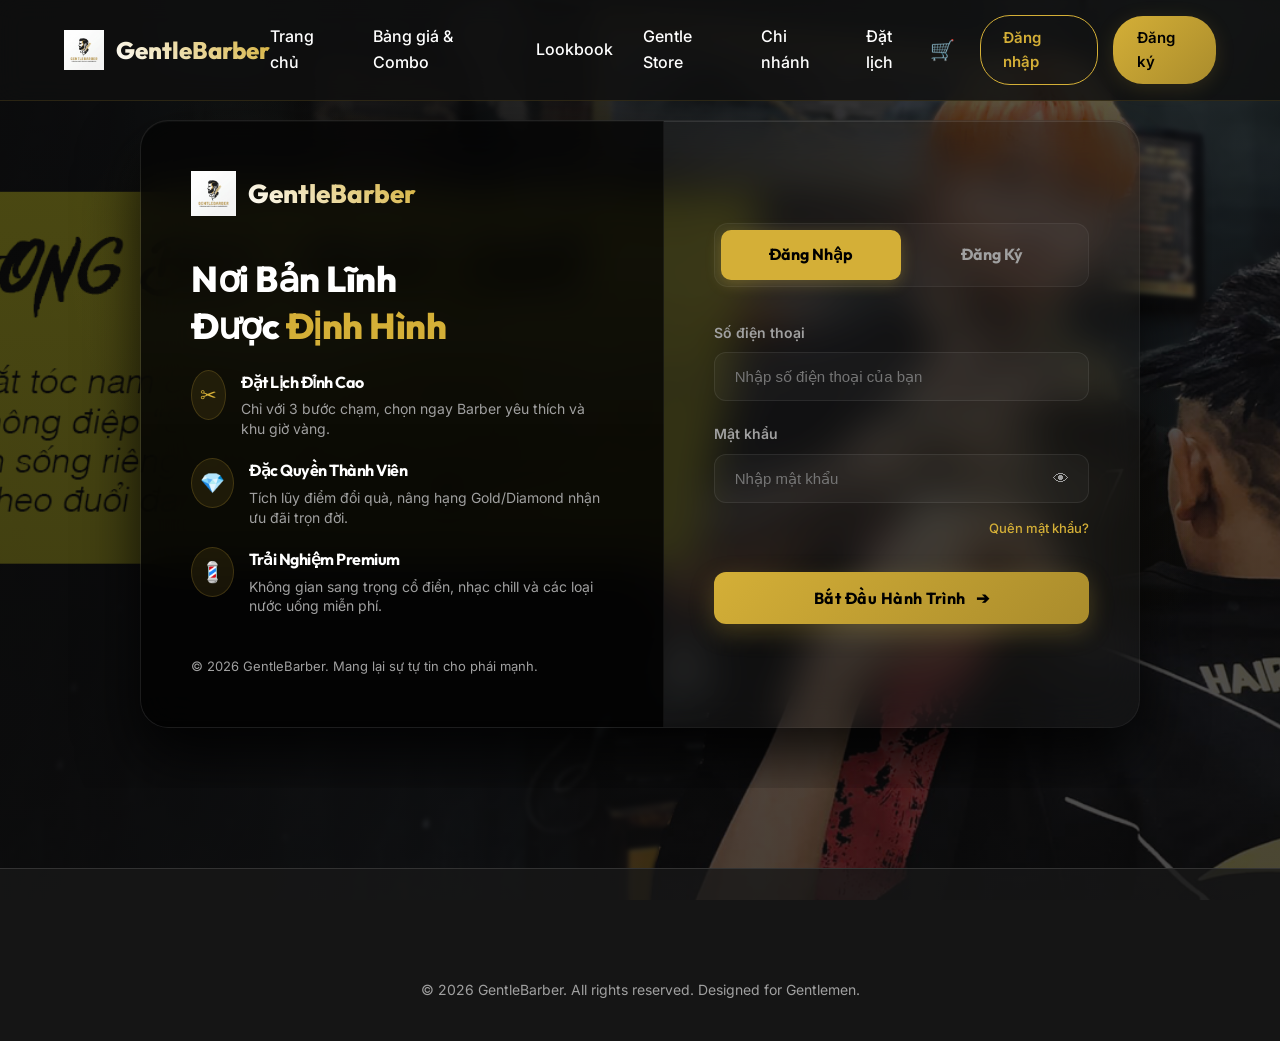
<file: dashboard.html>
<!DOCTYPE html>
<html lang="vi">
<head>
    <meta charset="UTF-8">
    <meta name="viewport" content="width=device-width, initial-scale=1.0">
    <title>Trang Quản Trị & Khách Hàng - GentleBarber</title>
    <link rel="stylesheet" href="css/style.css">
    <style>
        .dashboard-container {
            display: grid;
            grid-template-columns: 280px 1fr;
            gap: 40px;
            max-width: 1500px;
            margin: 120px auto 60px;
            padding: 0 30px;
            min-height: calc(100vh - 180px);
        }
        @media (max-width: 991px) {
            .dashboard-container {
                grid-template-columns: 1fr;
                gap: 20px;
            }
        }
        .dashboard-sidebar {
            background: var(--bg-card);
            border: 1px solid var(--border-color);
            border-radius: 24px;
            padding: 30px 20px;
            display: flex;
            flex-direction: column;
            gap: 20px;
            height: calc(100vh - 140px);
            position: sticky;
            top: 100px;
            box-shadow: 0 20px 40px rgba(0,0,0,0.4);
            overflow-y: auto;
        }
        .sidebar-user-info {
            text-align: center;
            border-bottom: 1px solid rgba(255,255,255,0.05);
            padding-bottom: 20px;
        }
        .sidebar-menu {
            display: flex;
            flex-direction: column;
            gap: 10px;
            flex-grow: 1;
        }
        .tab-btn {
            background: transparent;
            border: 1px solid transparent;
            color: var(--text-muted);
            padding: 14px 20px;
            border-radius: 14px;
            font-weight: 600;
            font-size: 15px;
            text-align: left;
            cursor: pointer;
            transition: all 0.3s ease;
            width: 100%;
        }
        .tab-btn.active, .tab-btn:hover {
            background: linear-gradient(135deg, rgba(212, 175, 55, 0.15), rgba(212, 175, 55, 0.05));
            color: var(--gold);
            border-color: rgba(212, 175, 55, 0.3);
            box-shadow: 0 4px 15px rgba(0,0,0,0.2);
        }
        .dashboard-content {
            background: var(--bg-card);
            border: 1px solid var(--border-color);
            border-radius: 24px;
            padding: 40px;
            box-shadow: 0 20px 40px rgba(0,0,0,0.4);
            overflow-x: auto;
        }
        .tab-panel {
            display: none;
        }
        .tab-panel.active {
            display: block;
            animation: fadeIn 0.4s ease;
        }
        .table th {
            color: var(--text-muted);
            font-weight: 600;
            background: rgba(255,255,255,0.02);
            border-bottom: 2px solid var(--border-color);
            text-transform: uppercase;
            font-size: 12px;
            letter-spacing: 1px;
        }
        .table tbody tr:hover td {
            background: rgba(255,255,255,0.03);
        }
        .table-container {
            border-radius: 16px;
            overflow: hidden;
            border: 1px solid var(--border-color);
            background: rgba(20, 20, 20, 0.5);
        }
        .stat-grid {
            display: grid;
            grid-template-columns: repeat(auto-fit, minmax(220px, 1fr));
            gap: 20px;
            margin-bottom: 40px;
        }
        .stat-card {
            background: var(--bg-card);
            border: 1px solid var(--border-color);
            padding: 24px;
            border-radius: 16px;
        }
        .stat-label {
            color: var(--text-muted);
            font-size: 14px;
            margin-bottom: 8px;
        }
        .stat-value {
            font-family: var(--font-heading);
            font-size: 28px;
            font-weight: 700;
            color: var(--gold);
        }

        /* Thẻ thành viên */
        .membership-card {
            background: linear-gradient(135deg, #2a2a2a, #111111);
            border: 2px solid var(--gold);
            border-radius: 20px;
            padding: 30px;
            max-width: 450px;
            box-shadow: var(--shadow-gold);
            position: relative;
            overflow: hidden;
            margin-bottom: 30px;
        }
        .membership-card::before {
            content: '★ GENTLEBARBER ★';
            position: absolute;
            top: -10px;
            right: -20px;
            font-size: 60px;
            color: rgba(212, 175, 55, 0.05);
            font-family: var(--font-heading);
            font-weight: 800;
            z-index: 1;
        }
        .membership-tier {
            font-family: var(--font-heading);
            font-size: 24px;
            font-weight: 800;
            color: var(--gold);
            text-transform: uppercase;
            margin-bottom: 20px;
        }
        #modalService .modal-content {
            max-width: 620px;
            padding: 30px 35px;
            position: relative;
        }
        #modalService .modal-close {
            position: absolute;
            top: 20px;
            right: 25px;
            font-size: 32px;
            background: none;
            border: none;
            color: #aaa;
            cursor: pointer;
            z-index: 10;
        }
        #modalService button[type="submit"] {
            margin-top: 25px;
            padding: 14px 40px;
            font-size: 16px;
            font-weight: 600;
        }
    </style>
</head>
<body>

    <!-- NAVBAR -->
    <nav class="navbar">
        <a href="index.html" class="brand">
            <img src="uploads/logo.png" alt="GentleBarber Logo" onerror="this.src='https://placehold.co/100x40/d4af37/000000?text=GentleBarber'">
            <span>GentleBarber</span>
        </a>
        <ul class="nav-links">
            <li><a href="index.html">Trang chủ</a></li>
            <li><a href="services.html">Bảng giá & Combo</a></li>
            <li><a href="lookbook.html">Lookbook</a></li>
            <li><a href="store.html">Gentle Store</a></li>
            <li><a href="branches.html">Chi nhánh</a></li>
            <li><a href="booking.html">Đặt lịch</a></li>
        </ul>
        <div class="nav-actions">
            <!-- Rendered by app.js -->
        </div>
    </nav>

    <div class="dashboard-container">
        <!-- SIDEBAR -->
        <div class="dashboard-sidebar">
            <div class="sidebar-user-info">
                <img src="uploads/logo.png" alt="Logo" style="height: 40px; margin-bottom: 15px;" onerror="this.src='https://placehold.co/100x40/d4af37/000000?text=GentleBarber'">
                <h2 id="userNameDisplay" style="font-size: 18px; color: #fff; margin-bottom: 5px;">...</h2>
                <p id="dashboardTitle" style="color: var(--gold); font-size: 12px; text-transform: uppercase; font-weight: 700; letter-spacing: 1px;">Trang Quản Lý</p>
            </div>
            <div class="sidebar-menu" id="tabsContainer">
                <!-- Rendered by JS based on Role -->
            </div>
            <button onclick="logout()" class="btn-outline" style="margin-top: auto; padding: 12px; border-radius: 12px; display: flex; justify-content: center; width: 100%;">Đăng Xuất</button>
        </div>

        <!-- MAIN CONTENT -->
        <div class="dashboard-content">

        <!-- ==================== CUSTOMER PANELS ==================== -->
        
        <!-- CUSTOMER: PROFILE & MEMBERSHIP -->
        <div class="tab-panel" id="panel_cus_profile">
            <h2 style="font-size: 22px; margin-bottom: 25px;">Thẻ Thành Viên & Thông Tin</h2>
            <div class="grid" style="grid-template-columns: repeat(auto-fit, minmax(350px, 1fr)); gap: 40px;">
                <div>
                    <div class="membership-card">
                        <div class="membership-tier" id="memTier">Hạng: SILVER</div>
                        <div style="font-size: 18px; font-weight: 600; margin-bottom: 10px;" id="memName">...</div>
                        <div style="color: var(--text-muted); font-size: 14px; margin-bottom: 20px;" id="memPhone">...</div>
                        <div style="display: flex; justify-content: space-between; border-top: 1px solid rgba(255,255,255,0.1); padding-top: 15px;">
                            <span>Điểm tích lũy:</span>
                            <strong style="color: var(--gold); font-size: 20px;" id="memPoints">0 điểm</strong>
                        </div>
                    </div>
                    <p style="color: var(--text-muted); font-size: 14px;">* Mỗi 1.000đ chi tiêu tại GentleBarber tương ứng 1 điểm. Tích đủ 300 điểm lên Gold, 1000 điểm lên Diamond.</p>
                </div>
                <div style="background: var(--bg-card); padding: 30px; border-radius: 20px; border: 1px solid var(--border-color);">
                    <h3 style="font-size: 18px; margin-bottom: 20px;">Cập Nhật Thông Tin</h3>
                    <form onsubmit="updateProfile(event)">
                        <div class="form-group">
                            <label class="form-label">Họ và Tên</label>
                            <input type="text" class="form-control" id="profileFullname" required>
                        </div>
                        <div class="form-group">
                            <label class="form-label">Mật khẩu mới (Bỏ trống nếu không đổi)</label>
                            <input type="password" class="form-control" id="profilePass" placeholder="Nhập mật khẩu mới">
                        </div>
                        <button type="submit" class="btn-gold" style="width: 100%; justify-content: center; padding: 14px;">Lưu Thay Đổi</button>
                    </form>
                </div>
            </div>
        </div>

        <!-- CUSTOMER: BOOKINGS HISTORY -->
        <div class="tab-panel" id="panel_cus_bookings">
            <div style="display: flex; justify-content: space-between; align-items: center; margin-bottom: 20px;">
                <h2 style="font-size: 22px;">Lịch Sử Đặt Lịch</h2>
                <a href="booking.html" class="btn-gold">Đặt Lịch Mới ✂</a>
            </div>
            <div class="table-container">
                <table class="table">
                    <thead>
                        <tr>
                            <th>Dịch vụ</th>
                            <th>Stylist</th>
                            <th>Thời gian</th>
                            <th>Tổng tiền</th>
                            <th>Trạng thái</th>
                            <th>Thao tác</th>
                        </tr>
                    </thead>
                    <tbody id="cusBookingsTbody">
                        <!-- Rendered by JS -->
                    </tbody>
                </table>
            </div>
        </div>

        <!-- CUSTOMER: ORDERS HISTORY -->
        <div class="tab-panel" id="panel_cus_orders">
            <div style="display: flex; justify-content: space-between; align-items: center; margin-bottom: 20px;">
                <h2 style="font-size: 22px;">Đơn Hàng Của Bạn</h2>
                <a href="store.html" class="btn-outline">Mua Sản Phẩm Mới</a>
            </div>
            <div class="table-container">
                <table class="table">
                    <thead>
                        <tr>
                            <th>Mã ĐH</th>
                            <th>Ngày đặt</th>
                            <th>Người nhận</th>
                            <th>Tổng tiền</th>
                            <th>Trạng thái</th>
                            <th>Chi tiết</th>
                        </tr>
                    </thead>
                    <tbody id="cusOrdersTbody">
                        <!-- Rendered by JS -->
                    </tbody>
                </table>
            </div>
        </div>

        <!-- ==================== ADMIN PANELS ==================== -->

        <!-- ADMIN: THỐNG KÊ (ANALYTICS) -->
        <div class="tab-panel" id="panel_adm_analytics">
            <h2 style="font-size: 22px; margin-bottom: 25px;">Tổng Quan Thống Kê</h2>
            <div class="stat-grid">
                <div class="stat-card">
                    <div class="stat-label">Tổng Doanh Thu</div>
                    <div class="stat-value" id="statTotalRev">0 ₫</div>
                </div>
                <div class="stat-card">
                    <div class="stat-label">Doanh Thu Đặt Lịch</div>
                    <div class="stat-value" id="statBookingRev">0 ₫</div>
                </div>
                <div class="stat-card">
                    <div class="stat-label">Doanh Thu Cửa Hàng</div>
                    <div class="stat-value" id="statOrderRev">0 ₫</div>
                </div>
                <div class="stat-card">
                    <div class="stat-label">Tổng Khách Hàng</div>
                    <div class="stat-value" id="statCustomers">0</div>
                </div>
            </div>
            <div class="grid" style="grid-template-columns: 1fr 1fr; gap: 30px;">
                <div style="background: var(--bg-card); padding: 30px; border-radius: 20px; border: 1px solid var(--border-color);">
                    <h3 style="font-size: 18px; margin-bottom: 15px; display: flex; justify-content: space-between;">
                        <span>Lịch Đặt Chờ Xác Nhận</span>
                        <span class="badge badge-pending" id="statPendingBookings">0</span>
                    </h3>
                    <button onclick="switchTab('adm_bookings')" class="btn-outline" style="width: 100%;">Quản lý lịch đặt</button>
                </div>
                <div style="background: var(--bg-card); padding: 30px; border-radius: 20px; border: 1px solid var(--border-color);">
                    <h3 style="font-size: 18px; margin-bottom: 15px; display: flex; justify-content: space-between;">
                        <span>Đơn Hàng Chờ Xử Lý</span>
                        <span class="badge badge-pending" id="statPendingOrders">0</span>
                    </h3>
                    <button onclick="switchTab('adm_orders')" class="btn-outline" style="width: 100%;">Quản lý đơn hàng</button>
                </div>
            </div>
        </div>

        <!-- ADMIN: QUẢN LÝ LỊCH ĐẶT -->
        <div class="tab-panel" id="panel_adm_bookings">
            <h2 style="font-size: 22px; margin-bottom: 20px;">Quản Lý Lịch Đặt</h2>
            <div class="table-container">
                <table class="table">
                    <thead>
                        <tr>
                            <th>Khách hàng</th>
                            <th>SĐT</th>
                            <th>Dịch vụ</th>
                            <th>Stylist</th>
                            <th>Thời gian</th>
                            <th>Trạng thái</th>
                            <th>Thao tác</th>
                        </tr>
                    </thead>
                    <tbody id="admBookingsTbody">
                        <!-- Rendered by JS -->
                    </tbody>
                </table>
            </div>
        </div>

        <!-- ADMIN: QUẢN LÝ ĐƠN HÀNG -->
        <div class="tab-panel" id="panel_adm_orders">
            <h2 style="font-size: 22px; margin-bottom: 20px;">Quản Lý Đơn Hàng</h2>
            <div class="table-container">
                <table class="table">
                    <thead>
                        <tr>
                            <th>Mã ĐH</th>
                            <th>Khách hàng</th>
                            <th>SĐT</th>
                            <th>Tổng tiền</th>
                            <th>Ngày đặt</th>
                            <th>Trạng thái</th>
                            <th>Thao tác</th>
                        </tr>
                    </thead>
                    <tbody id="admOrdersTbody">
                        <!-- Rendered by JS -->
                    </tbody>
                </table>
            </div>
        </div>

        <!-- ADMIN: QUẢN LÝ DỊCH VỤ -->
        <div class="tab-panel" id="panel_adm_services">
            <div style="display: flex; justify-content: space-between; align-items: center; margin-bottom: 20px;">
                <h2 style="font-size: 22px;">Quản Lý Dịch Vụ & Combo</h2>
                <button onclick="openServiceModal()" class="btn-gold">+ Thêm Dịch Vụ</button>
            </div>
            <div class="table-container">
                <table class="table">
                    <thead>
                        <tr>
                            <th>Hình ảnh</th>
                            <th>Tên dịch vụ</th>
                            <th>Danh mục</th>
                            <th>Giá</th>
                            <th>Thời lượng</th>
                            <th>Thao tác</th>
                        </tr>
                    </thead>
                    <tbody id="admServicesTbody">
                        <!-- Rendered by JS -->
                    </tbody>
                </table>
            </div>
        </div>

        <!-- ADMIN: QUẢN LÝ SẢN PHẨM -->
        <div class="tab-panel" id="panel_adm_products">
            <div style="display: flex; justify-content: space-between; align-items: center; margin-bottom: 20px;">
                <h2 style="font-size: 22px;">Quản Lý Sản Phẩm Store</h2>
                <button onclick="openProductModal()" class="btn-gold">+ Thêm Sản Phẩm</button>
            </div>
            <div class="table-container">
                <table class="table">
                    <thead>
                        <tr>
                            <th>Hình ảnh</th>
                            <th>Tên sản phẩm</th>
                            <th>Danh mục</th>
                            <th>Giá</th>
                            <th>Tồn kho</th>
                            <th>Thao tác</th>
                        </tr>
                    </thead>
                    <tbody id="admProductsTbody">
                        <!-- Rendered by JS -->
                    </tbody>
                </table>
            </div>
        </div>

        <!-- ADMIN: QUẢN LÝ STYLISTS -->
        <div class="tab-panel" id="panel_adm_stylists">
            <div style="display: flex; justify-content: space-between; align-items: center; margin-bottom: 20px;">
                <h2 style="font-size: 22px;">Quản Lý Stylists</h2>
                <button onclick="openStylistModal()" class="btn-gold">+ Thêm Stylist</button>
            </div>
            <div class="table-container">
                <table class="table">
                    <thead>
                        <tr>
                            <th>Avatar</th>
                            <th>Tên Stylist</th>
                            <th>Kinh nghiệm</th>
                            <th>Đánh giá</th>
                            <th>Thao tác</th>
                        </tr>
                    </thead>
                    <tbody id="admStylistsTbody">
                        <!-- Rendered by JS -->
                    </tbody>
                </table>
            </div>
        </div>

        <!-- ADMIN: QUẢN LÝ LOOKBOOKS -->
        <div class="tab-panel" id="panel_adm_lookbooks">
            <div style="display: flex; justify-content: space-between; align-items: center; margin-bottom: 20px;">
                <h2 style="font-size: 22px;">Quản Lý Lookbooks</h2>
                <button onclick="openLookbookModal()" class="btn-gold">+ Thêm Lookbook</button>
            </div>
            <div class="table-container">
                <table class="table">
                    <thead>
                        <tr>
                            <th>Hình ảnh</th>
                            <th>Tên kiểu tóc</th>
                            <th>Khuôn mặt hợp</th>
                            <th>Thao tác</th>
                        </tr>
                    </thead>
                    <tbody id="admLookbooksTbody">
                        <!-- Rendered by JS -->
                    </tbody>
                </table>
            </div>
        </div>
        <!-- End dashboard-content -->
        </div>

    </div>

    <!-- ==================== MODALS ==================== -->

    <!-- MODAL REVIEW STYLIST -->
    <div class="modal" id="modalReview">
        <div class="modal-content">
            <button class="modal-close">✕</button>
            <h2 style="font-size: 22px; margin-bottom: 20px;">Đánh Giá Trải Nghiệm</h2>
            <form onsubmit="submitReview(event)">
                <input type="hidden" id="revBookingId">
                <input type="hidden" id="revStylistId">
                <div class="form-group">
                    <label class="form-label">Chấm điểm sao (1 - 5)</label>
                    <select class="form-control" id="revRating">
                        <option value="5">⭐⭐⭐⭐⭐ 5 Sao - Tuyệt vời</option>
                        <option value="4">⭐⭐⭐⭐ 4 Sao - Hài lòng</option>
                        <option value="3">⭐⭐⭐ 3 Sao - Bình thường</option>
                        <option value="2">⭐⭐ 2 Sao - Tệ</option>
                        <option value="1">⭐ 1 Sao - Rất tệ</option>
                    </select>
                </div>
                <div class="form-group">
                    <label class="form-label">Nhận xét của bạn</label>
                    <textarea class="form-control" id="revComment" rows="3" placeholder="Chia sẻ cảm nhận về dịch vụ và stylist..."></textarea>
                </div>
                <button type="submit" class="btn-gold" style="width: 100%; justify-content: center; padding: 14px;">Gửi Đánh Giá ✓</button>
            </form>
        </div>
    </div>

    <!-- MODAL CHI TIẾT ĐƠN HÀNG -->
    <div class="modal" id="modalOrderDetails">
        <div class="modal-content" style="max-width: 600px;">
            <button class="modal-close">✕</button>
            <h2 style="font-size: 22px; margin-bottom: 20px;">Chi Tiết Đơn Hàng #<span id="detailOrderId"></span></h2>
            <div style="margin-bottom: 20px; font-size: 15px;">
                <p><strong>Người nhận:</strong> <span id="detailRecipient"></span></p>
                <p><strong>Số điện thoại:</strong> <span id="detailPhone"></span></p>
                <p><strong>Địa chỉ:</strong> <span id="detailAddress"></span></p>
            </div>
            <div class="table-container" style="margin-top: 0; max-height: 300px; overflow-y: auto;">
                <table class="table">
                    <thead><tr><th>Sản phẩm</th><th>SL</th><th>Giá</th></tr></thead>
                    <tbody id="detailItemsTbody"></tbody>
                </table>
            </div>
        </div>
    </div>

    <!-- MODAL DỊCH VỤ (ADD/EDIT) -->
    <div class="modal" id="modalService">
        <div class="modal-content">
            <button class="modal-close">✕</button>
        <button onclick="closeModal('modalService')" 
                style="position: absolute; top: 18px; right: 25px; background: none; border: none; font-size: 34px; color: #888; cursor: pointer; line-height: 1; z-index: 11;">
            ×
        </button>
            <h2 style="font-size: 22px; margin-bottom: 20px;" id="srvModalTitle">Thêm Dịch Vụ</h2>
            <form onsubmit="saveService(event)">
                <input type="hidden" id="srvId">
                <div class="form-group">
                    <label class="form-label">Tên dịch vụ</label>
                    <input type="text" class="form-control" id="srvName" required>
                </div>
                <div class="form-group">
                    <label class="form-label">Danh mục</label>
                    <select class="form-control" id="srvCategory">
                        <option value="combo">Shine Combo</option>
                        <option value="haircut">Cắt & Gội</option>
                        <option value="chemical">Uốn & Nhuộm</option>
                        <option value="skin">Chăm sóc da</option>
                    </select>
                </div>
                <div class="form-group">
                    <label class="form-label">Giá (VND)</label>
                    <input type="number" class="form-control" id="srvPrice" required>
                </div>
                <div class="form-group">
                    <label class="form-label">Thời lượng (Phút)</label>
                    <input type="number" class="form-control" id="srvDuration" required value="30">
                </div>
                <div class="form-group">
                    <label class="form-label">Mô tả</label>
                    <textarea class="form-control" id="srvDesc" rows="2"></textarea>
                </div>
                <div class="form-group">
                    <label class="form-label">Hình ảnh (Upload file vật lý)</label>
                    <input type="file" class="form-control" id="srvImageFile" accept="image/*">
                    <input type="hidden" id="srvImagePath">
                    <img id="srvImagePreview" style="width: 100px; height: 70px; object-fit: cover; margin-top: 10px; display: none; border-radius: 8px;">
                </div>
                <button type="submit" class="btn-gold" style="width: 100%; justify-content: center; padding: 14px;">Lưu Dịch Vụ</button>
            </form>
        </div>
    </div>

    <!-- MODAL SẢN PHẨM (ADD/EDIT) -->
    <div class="modal" id="modalProduct">
        <div class="modal-content">
            <button class="modal-close">✕</button>
            <h2 style="font-size: 22px; margin-bottom: 20px;" id="prdModalTitle">Thêm Sản Phẩm</h2>
            <form onsubmit="saveProduct(event)">
                <input type="hidden" id="prdId">
                <div class="form-group">
                    <label class="form-label">Tên sản phẩm</label>
                    <input type="text" class="form-control" id="prdName" required>
                </div>
                <div class="form-group">
                    <label class="form-label">Danh mục</label>
                    <select class="form-control" id="prdCategory">
                        <option value="wax">Sáp & Pomade</option>
                        <option value="shampoo">Dầu gội & Xả</option>
                        <option value="skincare">Chăm sóc da</option>
                    </select>
                </div>
                <div class="form-group">
                    <label class="form-label">Giá (VND)</label>
                    <input type="number" class="form-control" id="prdPrice" required>
                </div>
                <div class="form-group">
                    <label class="form-label">Tồn kho</label>
                    <input type="number" class="form-control" id="prdStock" required value="100">
                </div>
                <div class="form-group">
                    <label class="form-label">Mô tả</label>
                    <textarea class="form-control" id="prdDesc" rows="2"></textarea>
                </div>
                <div class="form-group">
                    <label class="form-label">Hình ảnh (Upload file vật lý)</label>
                    <input type="file" class="form-control" id="prdImageFile" accept="image/*">
                    <input type="hidden" id="prdImagePath">
                    <img id="prdImagePreview" style="width: 100px; height: 70px; object-fit: cover; margin-top: 10px; display: none; border-radius: 8px;">
                </div>
                <button type="submit" class="btn-gold" style="width: 100%; justify-content: center; padding: 14px;">Lưu Sản Phẩm</button>
            </form>
        </div>
    </div>

    <!-- MODAL STYLIST (ADD/EDIT) -->
    <div class="modal" id="modalStylist">
        <div class="modal-content">
            <button class="modal-close">✕</button>
            <h2 style="font-size: 22px; margin-bottom: 20px;" id="styModalTitle">Thêm Stylist</h2>
            <form onsubmit="saveStylist(event)">
                <input type="hidden" id="styId">
                <div class="form-group">
                    <label class="form-label">Tên Stylist</label>
                    <input type="text" class="form-control" id="styName" required>
                </div>
                <div class="form-group">
                    <label class="form-label">Kinh nghiệm (Ví dụ: 5 năm)</label>
                    <input type="text" class="form-control" id="styExp" required>
                </div>
                <div class="form-group">
                    <label class="form-label">Giới thiệu</label>
                    <textarea class="form-control" id="styBio" rows="2"></textarea>
                </div>
                <div class="form-group">
                    <label class="form-label">Avatar (Upload file vật lý)</label>
                    <input type="file" class="form-control" id="styImageFile" accept="image/*">
                    <input type="hidden" id="styImagePath">
                    <img id="styImagePreview" style="width: 80px; height: 80px; object-fit: cover; margin-top: 10px; display: none; border-radius: 50%;">
                </div>
                <button type="submit" class="btn-gold" style="width: 100%; justify-content: center; padding: 14px;">Lưu Stylist</button>
            </form>
        </div>
    </div>

    <!-- MODAL LOOKBOOK (ADD/EDIT) -->
    <div class="modal" id="modalLookbook">
        <div class="modal-content">
            <button class="modal-close">✕</button>
            <h2 style="font-size: 22px; margin-bottom: 20px;" id="lkbModalTitle">Thêm Lookbook</h2>
            <form onsubmit="saveLookbook(event)">
                <input type="hidden" id="lkbId">
                <div class="form-group">
                    <label class="form-label">Tên kiểu tóc</label>
                    <input type="text" class="form-control" id="lkbTitle" required>
                </div>
                <div class="form-group">
                    <label class="form-label">Khuôn mặt phù hợp</label>
                    <input type="text" class="form-control" id="lkbFace" required placeholder="Ví dụ: Mặt tròn, mặt vuông...">
                </div>
                <div class="form-group">
                    <label class="form-label">Mô tả chi tiết</label>
                    <textarea class="form-control" id="lkbDesc" rows="2"></textarea>
                </div>
                <div class="form-group">
                    <label class="form-label">Nội dung bài viết tư vấn</label>
                    <textarea class="form-control" id="lkbContent" rows="4"></textarea>
                </div>
                <div class="form-group">
                    <label class="form-label">Hình ảnh chính (Ảnh 1)</label>
                    <input type="file" class="form-control" id="lkbImageFile" accept="image/*">
                    <input type="hidden" id="lkbImagePath">
                    <img id="lkbImagePreview" style="width: 100px; height: 70px; object-fit: cover; margin-top: 10px; display: none; border-radius: 8px;">
                </div>
                <div class="form-group">
                    <label class="form-label">Hình ảnh góc 2</label>
                    <input type="file" class="form-control" id="lkbImageFile2" accept="image/*">
                    <input type="hidden" id="lkbImagePath2">
                    <img id="lkbImagePreview2" style="width: 100px; height: 70px; object-fit: cover; margin-top: 10px; display: none; border-radius: 8px;">
                </div>
                <div class="form-group">
                    <label class="form-label">Hình ảnh góc 3</label>
                    <input type="file" class="form-control" id="lkbImageFile3" accept="image/*">
                    <input type="hidden" id="lkbImagePath3">
                    <img id="lkbImagePreview3" style="width: 100px; height: 70px; object-fit: cover; margin-top: 10px; display: none; border-radius: 8px;">
                </div>
                <button type="submit" class="btn-gold" style="width: 100%; justify-content: center; padding: 14px;">Lưu Lookbook</button>
            </form>
        </div>
    </div>
    <!-- MODAL REVIEW STYLIST -->
     <div id="modalBranch" class="modal">
    <div class="modal-content" style="max-width: 600px;">
        <span class="close-modal" onclick="closeModal('modalBranch')">×</span>
        <h3 id="branchModalTitle" style="color: var(--gold); margin-bottom: 20px;">Thêm Chi Nhánh</h3>
        <form onsubmit="saveBranch(event)">
            <input type="hidden" id="branchId">
            
            <div class="form-group">
                <label>Tên chi nhánh:</label>
                <input type="text" id="branchName" class="form-control" required placeholder="Nhập tên chi nhánh">
            </div>

            <div class="form-group">
                <label>Khu vực:</label>
                <select id="branchArea" class="form-control" required>
                    <option value="">-- Chọn Khu Vực --</option>
                    <option value="Hà Nội">Hà Nội</option>
                    <option value="Hồ Chí Minh">Hồ Chí Minh</option>
                    <option value="Đà Nẵng">Đà Nẵng</option>
                </select>
            </div>

            <div class="form-group">
                <label>Địa chỉ chi tiết:</label>
                <input type="text" id="branchAddress" class="form-control" required placeholder="Số nhà, tên đường, phường/xã, quận/huyện">
            </div>

            <div class="form-group">
                <label>Link Bản đồ (Google Maps iframe):</label>
                <input type="text" id="branchMapUrl" class="form-control" required placeholder="Dán link nhúng bản đồ từ Google Maps">
            </div>

            <div class="form-group">
                <label>Số điện thoại:</label>
                <input type="text" id="branchPhone" class="form-control" required placeholder="Nhập số điện thoại chi nhánh">
            </div>

            <div class="form-group">
                <label>Trạng thái:</label>
                <select id="branchStatus" class="form-control">
                    <option value="active">Hoạt động</option>
                    <option value="maintenance">Bảo trì / Tạm nghỉ</option>
                </select>
            </div>

            <div style="display: grid; grid-template-columns: 1fr 1fr; gap: 15px;">
                <div class="form-group">
                    <label>Giờ mở cửa:</label>
                    <input type="time" id="branchOpenTime" class="form-control" required value="08:00">
                </div>
                <div class="form-group">
                    <label>Giờ đóng cửa:</label>
                    <input type="time" id="branchCloseTime" class="form-control" required value="21:00">
                </div>
            </div>

            <div class="form-group">
                <label>Hình ảnh chi nhánh:</label>
                <input type="file" id="branchImageFile" accept="image/*" class="form-control" style="margin-bottom: 10px;">
                <input type="hidden" id="branchImagePath">
                <img id="branchImagePreview" src="" style="max-width: 100%; height: 150px; object-fit: cover; border-radius: 8px; display: none; border: 1px solid #333;">
            </div>
            
            <div style="display: flex; gap: 10px; justify-content: flex-end; margin-top: 20px;">
                <button type="button" class="btn-outline" onclick="closeModal('modalBranch')">Hủy</button>
                <button type="submit" class="btn-gold">Lưu Lại</button>
            </div>
        </form>
    </div>
</div>
<!-- FOOTER ADMIN ĐẸP HƠN -->
<footer style="background: #0a0a0a; border-top: 1px solid #222; padding: 40px 0 25px; margin-top: 100px;">
    <div style="max-width: 1300px; margin: 0 auto; padding: 0 40px; display: flex; justify-content: space-between; align-items: center; flex-wrap: wrap; gap: 20px; color: #777; font-size: 14px;">
        
        <div>
            <strong style="color: #d4af37;">GentleBarber</strong> © 2026<br>
            <span style="font-size: 13px;">All rights reserved. Designed for Gentlemen.</span>
        </div>

        <div style="text-align: center;">
            Hệ thống quản lý đặt lịch & kinh doanh salon<br>
            <span style="font-size: 13px;">Quản trị viên • GentleBarber</span>
        </div>

        <div style="text-align: right;">
            Hotline: <span style="color: #d4af37;">0867364395</span><br>
            Email: <span style="color: #d4af37;">admin@GentleBarber.com</span>
        </div>
    </div>
</footer>

    <script src="js/app.js"></script>
    <script>
        let currentUser = null;

        function initDashboard() {
            currentUser = getCurrentUser();
            if (!currentUser) {
                window.location.href = 'login.html';
                return;
            }

            document.getElementById('userNameDisplay').innerText = currentUser.fullname;

            const tabsContainer = document.getElementById('tabsContainer');
            if (currentUser.role === 'admin') {
                document.getElementById('dashboardTitle').innerText = 'Trang Quản Trị Hệ Thống';
                tabsContainer.innerHTML = `
                    <button class="tab-btn active" onclick="switchTab('adm_analytics')">📊 Thống Kê</button>
                    <button class="tab-btn" onclick="switchTab('adm_bookings')">✂ Quản Lý Đặt Lịch</button>
                    <button class="tab-btn" onclick="switchTab('adm_orders')">📦 Quản Lý Đơn Hàng</button>
                    <button class="tab-btn" onclick="switchTab('adm_services')">💎 Quản Lý Dịch Vụ</button>
                    <button class="tab-btn" onclick="switchTab('adm_products')">🛒 Quản Lý Sản Phẩm</button>
                    <button class="tab-btn" onclick="switchTab('adm_stylists')">👨‍🎨 Quản Lý Stylist</button>
                    <button class="tab-btn" onclick="switchTab('adm_lookbooks')">📖 Quản Lý Lookbook</button>
                `;
                switchTab('adm_analytics');
            } else {
                document.getElementById('dashboardTitle').innerText = 'Trang Khách Hàng';
                tabsContainer.innerHTML = `
                    <button class="tab-btn active" onclick="switchTab('cus_profile')">💳 Thẻ Thành Viên</button>
                    <button class="tab-btn" onclick="switchTab('cus_bookings')">✂ Lịch Sử Đặt Lịch</button>
                    <button class="tab-btn" onclick="switchTab('cus_orders')">📦 Đơn Hàng Của Tôi</button>
                `;
                switchTab('cus_profile');
            }

            // Xử lý upload file tự động khi chọn ảnh
            setupFileUploaders();
        }

        function switchTab(tabId) {
            document.querySelectorAll('.tab-btn').forEach(btn => btn.classList.remove('active'));
            document.querySelectorAll('.tab-panel').forEach(p => p.classList.remove('active'));

            const btn = Array.from(document.querySelectorAll('.tab-btn')).find(b => b.getAttribute('onclick').includes(tabId));
            if (btn) btn.classList.add('active');

            const panel = document.getElementById('panel_' + tabId);
            if (panel) panel.classList.add('active');

            // Load dữ liệu tương ứng
            if (tabId === 'cus_profile') loadCusProfile();
            else if (tabId === 'cus_bookings') loadCusBookings();
            else if (tabId === 'cus_orders') loadCusOrders();
            else if (tabId === 'adm_analytics') loadAdmAnalytics();
            else if (tabId === 'adm_bookings') loadAdmBookings();
            else if (tabId === 'adm_orders') loadAdmOrders();
            else if (tabId === 'adm_services') loadAdmServices();
            else if (tabId === 'adm_products') loadAdmProducts();
            else if (tabId === 'adm_stylists') loadAdmStylists();
            else if (tabId === 'adm_lookbooks') loadAdmLookbooks();
        }

        // ==================== CUSTOMER FUNCTIONS ====================
        async function loadCusProfile() {
            const res = await apiFetch(`auth.php?action=get_profile&user_id=${currentUser.id}`);
            if (res.success && res.data) {
                const u = res.data;
                document.getElementById('memTier').innerText = `Hạng: ${u.membership_tier.toUpperCase()}`;
                document.getElementById('memName').innerText = u.fullname;
                document.getElementById('memPhone').innerText = u.phone;
                document.getElementById('memPoints').innerText = `${u.points} điểm`;
                document.getElementById('profileFullname').value = u.fullname;
            }
        }

        async function updateProfile(event) {
            event.preventDefault();
            const fullname = document.getElementById('profileFullname').value;
            const pass = document.getElementById('profilePass').value;

            const res = await apiFetch('auth.php?action=update_profile', {
                method: 'POST',
                headers: { 'Content-Type': 'application/json' },
                body: JSON.stringify({ user_id: currentUser.id, fullname, password: pass })
            });

            if (res.success && res.data) {
                setCurrentUser(res.data);
                showToast(res.message);
                loadCusProfile();
            } else {
                showToast(res.message || 'Cập nhật thất bại', 'error');
            }
        }

        async function loadCusBookings() {
            const res = await apiFetch(`bookings.php?user_id=${currentUser.id}`);
            const tbody = document.getElementById('cusBookingsTbody');
            if (res.success && res.data) {
                if (res.data.length === 0) {
                    tbody.innerHTML = '<tr><td colspan="6" style="text-align: center;">Chưa có lịch đặt nào.</td></tr>';
                    return;
                }
                tbody.innerHTML = res.data.map(b => `
                    <tr>
                        <td><strong>${b.service_name}</strong></td>
                        <td>${b.stylist_name}</td>
                        <td>${b.booking_time} - ${b.booking_date}</td>
                        <td style="color: var(--gold); font-weight: 600;">${formatCurrency(b.total_price)}</td>
                        <td><span class="badge badge-${b.status}">${b.status.toUpperCase()}</span></td>
                        <td>
                            ${b.status === 'pending' ? `<button onclick="cancelBooking(${b.id})" class="btn-outline" style="padding: 4px 12px; font-size: 12px;">Hủy lịch</button>` : ''}
                            ${b.status === 'completed' ? `<button onclick="openReviewModal(${b.id}, ${b.stylist_id})" class="btn-gold" style="padding: 4px 12px; font-size: 12px;">Đánh giá</button>` : ''}
                        </td>
                    </tr>
                `).join('');
            }
        }

        async function loadCusOrders() {
            const res = await apiFetch(`orders.php?user_id=${currentUser.id}`);
            const tbody = document.getElementById('cusOrdersTbody');
            if (res.success && res.data) {
                if (res.data.length === 0) {
                    tbody.innerHTML = '<tr><td colspan="6" style="text-align: center;">Chưa có đơn hàng nào.</td></tr>';
                    return;
                }
                tbody.innerHTML = res.data.map(o => `
                    <tr>
                        <td><strong>#${o.id}</strong></td>
                        <td>${o.order_date}</td>
                        <td>${o.recipient_name}</td>
                        <td style="color: var(--gold); font-weight: 600;">${formatCurrency(o.total_amount)}</td>
                        <td><span class="badge badge-${o.status}">${o.status.toUpperCase()}</span></td>
                        <td><button onclick="viewOrderDetails(${o.id})" class="btn-outline" style="padding: 4px 12px; font-size: 12px;">Xem chi tiết</button></td>
                    </tr>
                `).join('');
            }
        }

        function openReviewModal(bookingId, stylistId) {
            document.getElementById('revBookingId').value = bookingId;
            document.getElementById('revStylistId').value = stylistId;
            document.getElementById('revRating').value = '5';
            document.getElementById('revComment').value = '';
            openModal('modalReview');
        }

        async function submitReview(event) {
            event.preventDefault();
            const booking_id = document.getElementById('revBookingId').value;
            const stylist_id = document.getElementById('revStylistId').value;
            const rating = document.getElementById('revRating').value;
            const comment = document.getElementById('revComment').value;

            const res = await apiFetch('reviews.php', {
                method: 'POST',
                headers: { 'Content-Type': 'application/json' },
                body: JSON.stringify({ booking_id, user_id: currentUser.id, stylist_id, rating, comment })
            });

            if (res.success) {
                showToast(res.message);
                closeModal('modalReview');
            } else {
                showToast(res.message || 'Gửi đánh giá thất bại', 'error');
            }
        }

        async function viewOrderDetails(orderId) {
            const res = await apiFetch(`orders.php?id=${orderId}`);
            if (res.success && res.data) {
                const o = res.data;
                document.getElementById('detailOrderId').innerText = o.id;
                document.getElementById('detailRecipient').innerText = o.recipient_name;
                document.getElementById('detailPhone').innerText = o.phone;
                document.getElementById('detailAddress').innerText = o.shipping_address;
                
                document.getElementById('detailItemsTbody').innerHTML = o.items.map(i => `
                    <tr>
                        <td style="display: flex; align-items: center; gap: 10px;">
                            <img src="${i.product_image}" style="width: 40px; height: 40px; object-fit: cover; border-radius: 6px;" onerror="this.src='https://placehold.co/50/333/d4af37'">
                            <span>${i.product_name}</span>
                        </td>
                        <td>${i.quantity}</td>
                        <td style="color: var(--gold); font-weight: 600;">${formatCurrency(i.price)}</td>
                    </tr>
                `).join('');

                openModal('modalOrderDetails');
            }
        }

        async function cancelBooking(id) {
            if (!confirm('Bạn có chắc chắn muốn hủy lịch đặt này?')) return;
            const res = await apiFetch(`bookings.php?id=${id}`, { method: 'DELETE' });
            if (res.success) {
                showToast('Đã hủy lịch đặt');
                loadCusBookings();
            } else showToast('Hủy thất bại', 'error');
        }

        // ==================== ADMIN FUNCTIONS ====================
        async function loadAdmAnalytics() {
            const res = await apiFetch('dashboard.php');
            if (res.success && res.data) {
                const d = res.data;
                document.getElementById('statTotalRev').innerText = formatCurrency(d.total_revenue);
                document.getElementById('statBookingRev').innerText = formatCurrency(d.revenue_bookings);
                document.getElementById('statOrderRev').innerText = formatCurrency(d.revenue_orders);
                document.getElementById('statCustomers').innerText = d.total_customers;
                document.getElementById('statPendingBookings').innerText = d.pending_bookings;
                document.getElementById('statPendingOrders').innerText = d.pending_orders;
            }
        }

        async function loadAdmBookings() {
            const res = await apiFetch('bookings.php');
            const tbody = document.getElementById('admBookingsTbody');
            if (res.success && res.data) {
                tbody.innerHTML = res.data.map(b => `
                    <tr>
                        <td><strong>${b.user_name}</strong></td>
                        <td>${b.user_phone}</td>
                        <td>${b.service_name}</td>
                        <td>${b.stylist_name}</td>
                        <td>${b.booking_time} - ${b.booking_date}</td>
                        <td>
                            <select onchange="updateBookingStatus(${b.id}, this.value)" class="form-control" style="padding: 6px 12px;">
                                <option value="pending" ${b.status==='pending'?'selected':''}>Pending</option>
                                <option value="confirmed" ${b.status==='confirmed'?'selected':''}>Confirmed</option>
                                <option value="completed" ${b.status==='completed'?'selected':''}>Completed</option>
                                <option value="cancelled" ${b.status==='cancelled'?'selected':''}>Cancelled</option>
                            </select>
                        </td>
                        <td><button onclick="cancelBookingAdm(${b.id})" class="btn-outline" style="padding: 4px 10px; font-size: 12px;">Xóa</button></td>
                    </tr>
                `).join('');
            }
        }

        async function updateBookingStatus(id, status) {
            const res = await apiFetch('bookings.php', {
                method: 'PUT',
                headers: { 'Content-Type': 'application/json' },
                body: JSON.stringify({ id, status })
            });
            if (res.success) showToast(res.message);
            else showToast(res.message, 'error');
        }

        async function cancelBookingAdm(id) {
            if (!confirm('Xóa lịch đặt này?')) return;
            const res = await apiFetch(`bookings.php?id=${id}`, { method: 'DELETE' });
            if (res.success) loadAdmBookings();
        }

        async function loadAdmOrders() {
            const res = await apiFetch('orders.php');
            const tbody = document.getElementById('admOrdersTbody');
            if (res.success && res.data) {
                tbody.innerHTML = res.data.map(o => `
                    <tr>
                        <td><strong>#${o.id}</strong></td>
                        <td>${o.recipient_name}</td>
                        <td>${o.phone}</td>
                        <td style="color: var(--gold); font-weight: 600;">${formatCurrency(o.total_amount)}</td>
                        <td>${o.order_date}</td>
                        <td>
                            <select onchange="updateOrderStatus(${o.id}, this.value)" class="form-control" style="padding: 6px 12px;">
                                <option value="pending" ${o.status==='pending'?'selected':''}>Pending</option>
                                <option value="confirmed" ${o.status==='confirmed'?'selected':''}>Confirmed</option>
                                <option value="shipped" ${o.status==='shipped'?'selected':''}>Shipped</option>
                                <option value="completed" ${o.status==='completed'?'selected':''}>Completed</option>
                                <option value="cancelled" ${o.status==='cancelled'?'selected':''}>Cancelled</option>
                            </select>
                        </td>
                        <td><button onclick="viewOrderDetails(${o.id})" class="btn-outline" style="padding: 4px 10px; font-size: 12px;">Chi tiết</button></td>
                    </tr>
                `).join('');
            }
        }

        async function updateOrderStatus(id, status) {
            const res = await apiFetch('orders.php', {
                method: 'PUT',
                headers: { 'Content-Type': 'application/json' },
                body: JSON.stringify({ id, status })
            });
            if (res.success) showToast(res.message);
            else showToast(res.message, 'error');
        }

        // --- CRUD SERVICES ---
        async function loadAdmServices() {
            const res = await apiFetch('services.php');
            const tbody = document.getElementById('admServicesTbody');
            if (res.success && res.data) {
                tbody.innerHTML = res.data.map(s => `
                    <tr>
                        <td><img src="${s.image}" style="width: 60px; height: 40px; object-fit: cover; border-radius: 6px;" onerror="this.src='https://placehold.co/60x40/333/d4af37'"></td>
                        <td><strong>${s.name}</strong></td>
                        <td>${s.category.toUpperCase()}</td>
                        <td style="color: var(--gold); font-weight: 600;">${formatCurrency(s.price)}</td>
                        <td>${s.duration} phút</td>
                        <td>
                            <button onclick='editService(${JSON.stringify(s)})' class="btn-outline" style="padding: 4px 10px; font-size: 12px;">Sửa</button>
                            <button onclick='deleteService(${s.id})' class="btn-gold" style="padding: 4px 10px; font-size: 12px;">Xóa</button>
                        </td>
                    </tr>
                `).join('');
            }
        }

        function openServiceModal() {
            document.getElementById('srvModalTitle').innerText = 'Thêm Dịch Vụ';
            document.getElementById('srvId').value = '';
            document.getElementById('srvName').value = '';
            document.getElementById('srvPrice').value = '';
            document.getElementById('srvDuration').value = '30';
            document.getElementById('srvDesc').value = '';
            document.getElementById('srvImagePath').value = 'uploads/default_service.png';
            document.getElementById('srvImagePreview').style.display = 'none';
            openModal('modalService');
        }

        function editService(s) {
            document.getElementById('srvModalTitle').innerText = 'Cập Nhật Dịch Vụ';
            document.getElementById('srvId').value = s.id;
            document.getElementById('srvName').value = s.name;
            document.getElementById('srvCategory').value = s.category;
            document.getElementById('srvPrice').value = s.price;
            document.getElementById('srvDuration').value = s.duration;
            document.getElementById('srvDesc').value = s.description;
            document.getElementById('srvImagePath').value = s.image;
            document.getElementById('srvImagePreview').src = s.image;
            document.getElementById('srvImagePreview').style.display = 'block';
            openModal('modalService');
        }

        async function saveService(event) {
            event.preventDefault();
            const id = document.getElementById('srvId').value;
            const payload = {
                id,
                name: document.getElementById('srvName').value,
                category: document.getElementById('srvCategory').value,
                price: document.getElementById('srvPrice').value,
                duration: document.getElementById('srvDuration').value,
                description: document.getElementById('srvDesc').value,
                image: document.getElementById('srvImagePath').value
            };

            const res = await apiFetch('services.php', {
                method: id ? 'PUT' : 'POST',
                headers: { 'Content-Type': 'application/json' },
                body: JSON.stringify(payload)
            });

            if (res.success) {
                showToast(res.message);
                closeModal('modalService');
                loadAdmServices();
            } else showToast(res.message, 'error');
        }

        async function deleteService(id) {
            if (!confirm('Xóa dịch vụ này?')) return;
            const res = await apiFetch(`services.php?id=${id}`, { method: 'DELETE' });
            if (res.success) loadAdmServices();
        }

        // --- CRUD PRODUCTS ---
        async function loadAdmProducts() {
            const res = await apiFetch('products.php');
            const tbody = document.getElementById('admProductsTbody');
            if (res.success && res.data) {
                tbody.innerHTML = res.data.map(p => `
                    <tr>
                        <td><img src="${p.image}" style="width: 50px; height: 50px; object-fit: cover; border-radius: 6px;" onerror="this.src='https://placehold.co/50/333/d4af37'"></td>
                        <td><strong>${p.name}</strong></td>
                        <td>${p.category.toUpperCase()}</td>
                        <td style="color: var(--gold); font-weight: 600;">${formatCurrency(p.price)}</td>
                        <td>${p.stock}</td>
                        <td>
                            <button onclick='editProduct(${JSON.stringify(p)})' class="btn-outline" style="padding: 4px 10px; font-size: 12px;">Sửa</button>
                            <button onclick='deleteProduct(${p.id})' class="btn-gold" style="padding: 4px 10px; font-size: 12px;">Xóa</button>
                        </td>
                    </tr>
                `).join('');
            }
        }

        function openProductModal() {
            document.getElementById('prdModalTitle').innerText = 'Thêm Sản Phẩm';
            document.getElementById('prdId').value = '';
            document.getElementById('prdName').value = '';
            document.getElementById('prdPrice').value = '';
            document.getElementById('prdStock').value = '100';
            document.getElementById('prdDesc').value = '';
            document.getElementById('prdImagePath').value = 'uploads/default_product.png';
            document.getElementById('prdImagePreview').style.display = 'none';
            openModal('modalProduct');
        }

        function editProduct(p) {
            document.getElementById('prdModalTitle').innerText = 'Cập Nhật Sản Phẩm';
            document.getElementById('prdId').value = p.id;
            document.getElementById('prdName').value = p.name;
            document.getElementById('prdCategory').value = p.category;
            document.getElementById('prdPrice').value = p.price;
            document.getElementById('prdStock').value = p.stock;
            document.getElementById('prdDesc').value = p.description;
            document.getElementById('prdImagePath').value = p.image;
            document.getElementById('prdImagePreview').src = p.image;
            document.getElementById('prdImagePreview').style.display = 'block';
            openModal('modalProduct');
        }

        async function saveProduct(event) {
            event.preventDefault();
            const id = document.getElementById('prdId').value;
            const payload = {
                id,
                name: document.getElementById('prdName').value,
                category: document.getElementById('prdCategory').value,
                price: document.getElementById('prdPrice').value,
                stock: document.getElementById('prdStock').value,
                description: document.getElementById('prdDesc').value,
                image: document.getElementById('prdImagePath').value
            };

            const res = await apiFetch('products.php', {
                method: id ? 'PUT' : 'POST',
                headers: { 'Content-Type': 'application/json' },
                body: JSON.stringify(payload)
            });

            if (res.success) {
                showToast(res.message);
                closeModal('modalProduct');
                loadAdmProducts();
            } else showToast(res.message, 'error');
        }

        async function deleteProduct(id) {
            if (!confirm('Xóa sản phẩm này?')) return;
            const res = await apiFetch(`products.php?id=${id}`, { method: 'DELETE' });
            if (res.success) loadAdmProducts();
        }
// --- CRUD CHI NHÁNH (CẬP NHẬT THEO FORM ẢNH) ---
async function loadAdmBranches() {
    try {
        const res = await apiFetch('branches.php');
        const tbody = document.getElementById('admBranchesTbody');
        if (res.success && res.data) {
            if (res.data.length === 0) {
                tbody.innerHTML = '<tr><td colspan="5" style="text-align: center; color: #aaa;">Chưa có chi nhánh nào.</td></tr>';
                return;
            }
            tbody.innerHTML = res.data.map(br => `
                <tr>
                    <td><img src="${br.image || 'uploads/default_branch.png'}" style="width: 60px; height: 40px; object-fit: cover; border-radius: 6px;" onerror="this.src='https://placehold.co/60x40/333/d4af37?text=Salon'"></td>
                    <td><strong>${br.name}</strong><br><small style="color:#aaa;">${br.area || ''}</small></td>
                    <td style="max-width: 200px; white-space: nowrap; overflow: hidden; text-overflow: ellipsis;">${br.address}</td>
                    <td>${br.phone}<br><small style="color:var(--gold);">${br.open_time} - ${br.close_time}</small></td>
                    <td>
                        <button class="btn-outline edit-br-btn" data-json='${JSON.stringify(br).replace(/'/g, "&apos;")}'>Sửa</button>
                        <button onclick="deleteBranch(${br.id})" class="btn-gold" style="padding: 4px 10px; font-size: 12px;">Xóa</button>
                    </td>
                </tr>
            `).join('');
            
            bindEditEvent('.edit-br-btn', editBranch);
        }
    } catch (err) { 
        showToast('Không thể kết nối danh mục chi nhánh', 'error'); 
    }
}

        // --- CRUD STYLISTS ---
        async function loadAdmStylists() {
            const res = await apiFetch('stylists.php');
            const tbody = document.getElementById('admStylistsTbody');
            if (res.success && res.data) {
                tbody.innerHTML = res.data.map(st => `
                    <tr>
                        <td><img src="${st.avatar}" style="width: 50px; height: 50px; object-fit: cover; border-radius: 50%;" onerror="this.src='https://placehold.co/50/333/d4af37'"></td>
                        <td><strong>${st.name}</strong></td>
                        <td>${st.experience}</td>
                        <td style="color: var(--gold); font-weight: 700;">★ ${st.rating}</td>
                        <td>
                            <button onclick='editStylist(${JSON.stringify(st)})' class="btn-outline" style="padding: 4px 10px; font-size: 12px;">Sửa</button>
                            <button onclick='deleteStylist(${st.id})' class="btn-gold" style="padding: 4px 10px; font-size: 12px;">Xóa</button>
                        </td>
                    </tr>
                `).join('');
            }
        }

        function openStylistModal() {
            document.getElementById('styModalTitle').innerText = 'Thêm Stylist';
            document.getElementById('styId').value = '';
            document.getElementById('styName').value = '';
            document.getElementById('styExp').value = '';
            document.getElementById('styBio').value = '';
            document.getElementById('styImagePath').value = 'uploads/default_stylist.png';
            document.getElementById('styImagePreview').style.display = 'none';
            openModal('modalStylist');
        }

        function editStylist(st) {
            document.getElementById('styModalTitle').innerText = 'Cập Nhật Stylist';
            document.getElementById('styId').value = st.id;
            document.getElementById('styName').value = st.name;
            document.getElementById('styExp').value = st.experience;
            document.getElementById('styBio').value = st.bio;
            document.getElementById('styImagePath').value = st.avatar;
            document.getElementById('styImagePreview').src = st.avatar;
            document.getElementById('styImagePreview').style.display = 'block';
            openModal('modalStylist');
        }

        async function saveStylist(event) {
            event.preventDefault();
            const id = document.getElementById('styId').value;
            const payload = {
                id,
                name: document.getElementById('styName').value,
                experience: document.getElementById('styExp').value,
                bio: document.getElementById('styBio').value,
                avatar: document.getElementById('styImagePath').value
            };

            const res = await apiFetch('stylists.php', {
                method: id ? 'PUT' : 'POST',
                headers: { 'Content-Type': 'application/json' },
                body: JSON.stringify(payload)
            });

            if (res.success) {
                showToast(res.message);
                closeModal('modalStylist');
                loadAdmStylists();
            } else showToast(res.message, 'error');
        }

        async function deleteStylist(id) {
            if (!confirm('Xóa stylist này?')) return;
            const res = await apiFetch(`stylists.php?id=${id}`, { method: 'DELETE' });
            if (res.success) loadAdmStylists();
        }

        // --- CRUD LOOKBOOKS ---
        async function loadAdmLookbooks() {
            const res = await apiFetch('lookbooks.php');
            const tbody = document.getElementById('admLookbooksTbody');
            if (res.success && res.data) {
                tbody.innerHTML = res.data.map(l => `
                    <tr>
                        <td><img src="${l.image}" style="width: 60px; height: 40px; object-fit: cover; border-radius: 6px;" onerror="this.src='https://placehold.co/60x40/333/d4af37'"></td>
                        <td><strong>${l.title}</strong></td>
                        <td>${l.face_shape_suitable}</td>
                        <td>
                            <button onclick='editLookbook(${JSON.stringify(l)})' class="btn-outline" style="padding: 4px 10px; font-size: 12px;">Sửa</button>
                            <button onclick='deleteLookbook(${l.id})' class="btn-gold" style="padding: 4px 10px; font-size: 12px;">Xóa</button>
                        </td>
                    </tr>
                `).join('');
            }
        }

        function openLookbookModal() {
            document.getElementById('lkbModalTitle').innerText = 'Thêm Lookbook';
            document.getElementById('lkbId').value = '';
            document.getElementById('lkbTitle').value = '';
            document.getElementById('lkbFace').value = '';
            document.getElementById('lkbDesc').value = '';
            document.getElementById('lkbContent').value = '';
            document.getElementById('lkbImagePath').value = 'uploads/default_lookbook.png';
            document.getElementById('lkbImagePreview').style.display = 'none';
            document.getElementById('lkbImagePath2').value = '';
            document.getElementById('lkbImagePreview2').style.display = 'none';
            document.getElementById('lkbImagePath3').value = '';
            document.getElementById('lkbImagePreview3').style.display = 'none';
            openModal('modalLookbook');
        }

        function editLookbook(l) {
            document.getElementById('lkbModalTitle').innerText = 'Cập Nhật Lookbook';
            document.getElementById('lkbId').value = l.id;
            document.getElementById('lkbTitle').value = l.title;
            document.getElementById('lkbFace').value = l.face_shape_suitable;
            document.getElementById('lkbDesc').value = l.description;
            document.getElementById('lkbContent').value = l.content || '';
            document.getElementById('lkbImagePath').value = l.image;
            document.getElementById('lkbImagePreview').src = l.image;
            document.getElementById('lkbImagePreview').style.display = 'block';
            
            document.getElementById('lkbImagePath2').value = l.image2 || '';
            if (l.image2) {
                document.getElementById('lkbImagePreview2').src = l.image2;
                document.getElementById('lkbImagePreview2').style.display = 'block';
            } else {
                document.getElementById('lkbImagePreview2').style.display = 'none';
            }
            
            document.getElementById('lkbImagePath3').value = l.image3 || '';
            if (l.image3) {
                document.getElementById('lkbImagePreview3').src = l.image3;
                document.getElementById('lkbImagePreview3').style.display = 'block';
            } else {
                document.getElementById('lkbImagePreview3').style.display = 'none';
            }
            openModal('modalLookbook');
        }

        async function saveLookbook(event) {
            event.preventDefault();
            const id = document.getElementById('lkbId').value;
            const payload = {
                id,
                title: document.getElementById('lkbTitle').value,
                face_shape_suitable: document.getElementById('lkbFace').value,
                description: document.getElementById('lkbDesc').value,
                content: document.getElementById('lkbContent').value,
                image: document.getElementById('lkbImagePath').value,
                image2: document.getElementById('lkbImagePath2').value,
                image3: document.getElementById('lkbImagePath3').value
            };

            const res = await apiFetch('lookbooks.php', {
                method: id ? 'PUT' : 'POST',
                headers: { 'Content-Type': 'application/json' },
                body: JSON.stringify(payload)
            });

            if (res.success) {
                showToast(res.message);
                closeModal('modalLookbook');
                loadAdmLookbooks();
            } else showToast(res.message, 'error');
        }

        async function deleteLookbook(id) {
            if (!confirm('Xóa lookbook này?')) return;
            const res = await apiFetch(`lookbooks.php?id=${id}`, { method: 'DELETE' });
            if (res.success) loadAdmLookbooks();
        }

        // --- XỬ LÝ UPLOAD FILE VẬT LÝ ---
function setupFileUploaders() {
    const uploaders = [
        { file: 'srvImageFile', path: 'srvImagePath', preview: 'srvImagePreview' },
        { file: 'prdImageFile', path: 'prdImagePath', preview: 'prdImagePreview' },
        { file: 'styImageFile', path: 'styImagePath', preview: 'styImagePreview' },
        { file: 'lkbImageFile', path: 'lkbImagePath', preview: 'lkbImagePreview' },
        { file: 'lkbImageFile2', path: 'lkbImagePath2', preview: 'lkbImagePreview2' },
        { file: 'lkbImageFile3', path: 'lkbImagePath3', preview: 'lkbImagePreview3' }, // <-- Đã thêm dấu phẩy sửa lỗi ở đây
        { file: 'branchImageFile', path: 'branchImagePath', preview: 'branchImagePreview' }
    ];

    uploaders.forEach(u => {
        const fileInput = document.getElementById(u.file);
        if (fileInput) {
            fileInput.addEventListener('change', async function() {
                const file = this.files[0];
                if (!file) return;

                const formData = new FormData();
                formData.append('image', file);

                showToast('Đang tải ảnh lên...', 'success');
                try {
                    const res = await fetch('api/upload.php', { method: 'POST', body: formData });
                    const data = await res.json();
                    
                    if (data.success && data.data) {
                        document.getElementById(u.path).value = data.data.path;
                        document.getElementById(u.preview).src = data.data.path;
                        document.getElementById(u.preview).style.display = 'block';
                        showToast('Tải ảnh thành công!');
                    } else {
                        showToast(data.message || 'Lỗi tải ảnh', 'error');
                    }
                } catch (err) {
                    showToast('Lỗi kết nối tải ảnh', 'error');
                }
            });
        }
    });
}

document.addEventListener('DOMContentLoaded', () => {
    initDashboard();
    setupFileUploaders(); // <-- Đã thêm lệnh này để kích hoạt tính năng upload ảnh khi vào trang
});
    </script>
</body>
</html>
</file>
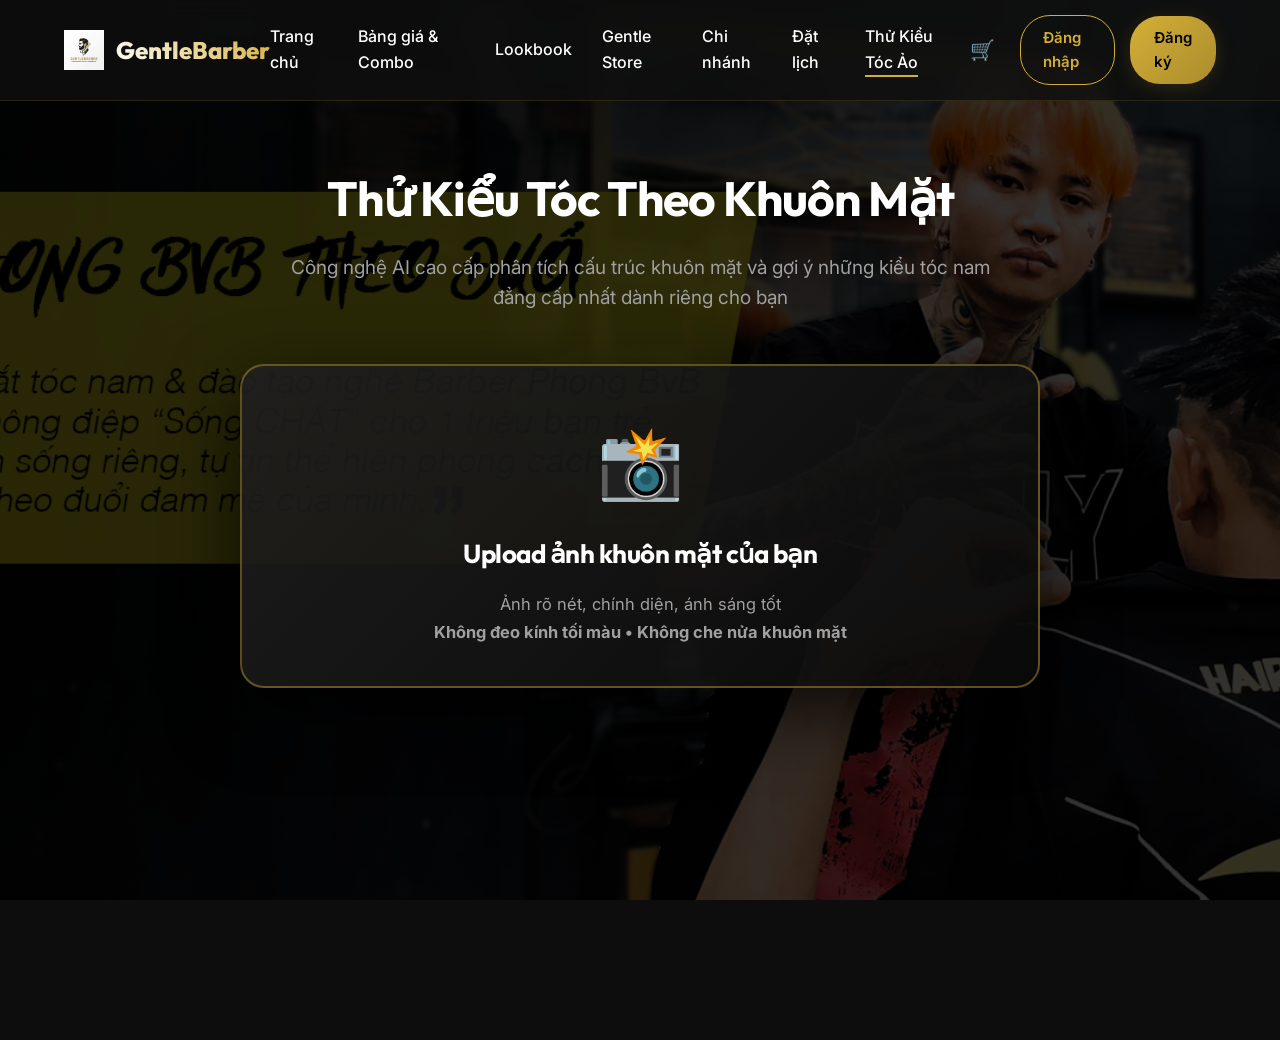
<file: face-recommend.html>
<!DOCTYPE html>
<html lang="vi">
<head>
    <meta charset="UTF-8">
    <meta name="viewport" content="width=device-width, initial-scale=1.0">
    <title>Thử Kiểu Tóc Theo Khuôn Mặt - GentleBarber</title>
    <link rel="stylesheet" href="css/style.css">
    <style>
        /* Đổi ảnh nền cho riêng trang này và căn giữa toàn bộ nội dung */
        body {
            background-image: linear-gradient(rgba(0, 0, 0, 0.8), rgba(0, 0, 0, 0.8)), url('uploads/face-background.jpg');
            background-size: cover;
            background-position: center;
            background-repeat: no-repeat;
            background-attachment: fixed;
            min-height: 100vh;
        }

        /* Thu nhỏ bớt khoảng cách vùng upload ban đầu */
        .face-hero {
            background: linear-gradient(135deg, rgba(31, 31, 31, 0.9) 0%, rgba(10, 10, 10, 0.9) 100%);
            border: 2px solid rgba(212, 175, 55, 0.4);
            border-radius: 24px;
            padding: 40px 30px;
            text-align: center;
            transition: all 0.4s ease;
            box-shadow: 0 25px 70px rgba(0, 0, 0, 0.7);
            max-width: 800px;
            margin: 0 auto;
            cursor: pointer;
        }
        .face-hero:hover {
            border-color: var(--gold);
            transform: translateY(-5px);
            box-shadow: 0 35px 80px rgba(212, 175, 55, 0.2);
        }
        .camera-icon {
            font-size: 70px;
            margin-bottom: 15px;
            opacity: 0.95;
        }

        /* TẠO GIAO DIỆN 2 CỘT SAU KHI UP ẢNH XONG */
        .flex-result-container {
            display: flex;
            flex-direction: row;
            gap: 40px;
            align-items: flex-start;
            text-align: left !important;
            margin-top: 40px;
        }

        /* Cột bên trái: Chứa ảnh chân dung của khách */
        .result-left {
            flex: 1;
            max-width: 380px;
            text-align: center;
            position: sticky;
            top: 140px; /* Giữ cố định ảnh khi cuộn xem các kiểu tóc */
        }
        .result-left img {
            width: 100%;
            max-height: 400px;
            object-fit: cover;
            border-radius: 20px;
            border: 2px solid var(--gold);
            box-shadow: 0 25px 70px rgba(0,0,0,0.85);
        }

        /* Cột bên phải: Chứa kết quả chữ và lưới danh sách kiểu tóc gợi ý */
        .result-right {
            flex: 2;
        }

        /* Định dạng lưới hiển thị các thẻ kiểu tóc (mỗi hàng 2 kiểu gọn gàng) */
        .custom-grid {
            display: grid;
            grid-template-columns: repeat(auto-fit, minmax(260px, 1fr));
            gap: 20px;
        }

        /* Responsive: Nếu màn hình điện thoại quá nhỏ tự động xếp dọc lại thành 1 cột */
        @media (max-width: 768px) {
            .flex-result-container {
                flex-direction: column;
                align-items: center;
            }
            .result-left {
                position: static;
                max-width: 100%;
                margin-bottom: 30px;
            }
        }
    </style>
</head>
<body>

    <nav class="navbar">
        <a href="index.html" class="brand">
            <img src="uploads/logo.png" alt="GentleBarber Logo" onerror="this.src='https://placehold.co/100x40/d4af37/000000?text=GentleBarber'">
            <span>GentleBarber</span>
        </a>
        <ul class="nav-links">
            <li><a href="index.html">Trang chủ</a></li>
            <li><a href="services.html">Bảng giá & Combo</a></li>
            <li><a href="lookbook.html">Lookbook</a></li>
            <li><a href="store.html">Gentle Store</a></li>
            <li><a href="branches.html">Chi nhánh</a></li>
            <li><a href="booking.html">Đặt lịch</a></li>
            <li><a href="face-recommend.html" class="active">Thử Kiểu Tóc Ảo</a></li>
        </ul>
        <div class="nav-actions"></div>
    </nav>

    <div style="max-width: 1150px; margin: 140px auto; padding: 20px; text-align: center;">
        <h1 style="font-size: 48px; margin-bottom: 16px; letter-spacing: -1px;">Thử Kiểu Tóc Theo Khuôn Mặt</h1>
        <p style="color: var(--text-muted); font-size: 19px; max-width: 720px; margin: 0 auto 50px;">
            Công nghệ AI cao cấp phân tích cấu trúc khuôn mặt và gợi ý những kiểu tóc nam đẳng cấp nhất dành riêng cho bạn
        </p>

        <div class="face-hero" id="uploadHero" onclick="document.getElementById('faceUpload').click()">
            <input type="file" id="faceUpload" accept="image/*" style="display: none;">
            <div class="camera-icon">📸</div>
            <h3 style="font-size: 26px; margin-bottom: 16px;">Upload ảnh khuôn mặt của bạn</h3>
            <p style="color: var(--text-muted); font-size: 16.5px; line-height: 1.7;">
                Ảnh rõ nét, chính diện, ánh sáng tốt<br>
                <strong>Không đeo kính tối màu • Không che nửa khuôn mặt</strong>
            </p>
        </div>

        <div id="resultArea" style="display: none;">
            <div class="flex-result-container">
                
                <div class="result-left">
                    <p style="color: var(--text-muted); margin-bottom: 12px; font-size: 15px; text-align: left;">📸 Ảnh khuôn mặt của bạn:</p>
                    <img id="facePreview" alt="Ảnh khuôn mặt của bạn">
                    <h2 id="faceShapeResult" style="color: var(--gold); font-size: 22px; margin-top: 25px; line-height: 1.4; text-align: center; background: rgba(214,175,55,0.1); padding: 15px; border-radius: 12px; border: 1px dashed var(--gold);">
                        Đang phân tích dữ liệu khuôn mặt...
                    </h2>
                </div>

                <div class="result-right">
                    <h3 style="margin-bottom: 25px; color: #e0e0e0; font-size: 22px;">✂️ Kiểu tóc được gợi ý dựa trên khuôn mặt:</h3>
                    
                    <div class="custom-grid" id="recommendedGrid">
                    </div>

                    <div style="margin-top: 40px; text-align: left;">
                        <button onclick="location.reload()" class="btn-outline" style="padding: 14px 40px; font-size: 16px;">
                            🔄 Thử lại với ảnh khác
                        </button>
                    </div>
                </div>

            </div>
        </div>
    </div>

    <script src="js/app.js"></script>
    <script>
        document.getElementById('faceUpload').addEventListener('change', async function(e) {
            const file = e.target.files[0];
            if (!file) return;

            // 1. Đọc file và hiển thị ảnh chân dung lập tức
            const reader = new FileReader();
            reader.onload = function(ev) {
                document.getElementById('facePreview').src = ev.target.result;
            };
            reader.readAsDataURL(file);

            // 2. Chuyển đổi trạng thái giao diện vùng hiển thị
            document.getElementById('uploadHero').style.display = 'none';
            document.getElementById('resultArea').style.display = 'block';
            document.getElementById('faceShapeResult').innerHTML = `🔄 Đang phân tích khuôn mặt...`;
            document.getElementById('recommendedGrid').innerHTML = `<p style="grid-column: 1/-1; text-align: center; color: var(--text-muted); padding: 40px;">AI đang tính toán kiểu tóc tối ưu...</p>`;

            // 3. Đóng gói dữ liệu ảnh gửi lên Server API
            const formData = new FormData();
            formData.append('image', file);

            try {
                if (typeof showToast === 'function') {
                    showToast('Đang kết nối hệ thống phân tích AI...', 'info');
                }

                const res = await fetch('api/face-analysis.php', {
                    method: 'POST',
                    body: formData
                });

                const data = await res.json();

                if (data.success) {
                    const shape = data.data.face_shape;
                    document.getElementById('faceShapeResult').innerHTML = 
                        `Khuôn mặt của bạn thuộc loại: <strong style="color: #fff; text-transform: uppercase;">${shape}</strong>`;

                    // Gọi hàm tìm kiếm kiểu tóc tương thích
                    recommendHairstyles(shape);
                } else {
                    alert(data.message || "Không thể phân tích được ảnh này. Hãy thử lại với ảnh rõ nét hơn.");
                    location.reload();
                }
            } catch (error) {
                console.error(error);
                alert("Lỗi kết nối Server AI. Vui lòng thử lại.");
                location.reload();
            }
        });

        async function recommendHairstyles(faceShape) {
            try {
                const res = await apiFetch('lookbooks.php');
                if (!res.success || !res.data) return;

                // Hàm loại bỏ dấu tiếng Việt và chuẩn hóa chuỗi dữ liệu so sánh
                const cleanString = (str) => {
                    if (!str) return '';
                    return str.normalize('NFD')
                              .replace(/[\u0300-\u036f]/g, '')
                              .toLowerCase()
                              .replace(/khuon mat/g, '')
                              .replace(/mat/g, '')
                              .trim();
                };

                const searchShape = cleanString(faceShape);

                // Lọc danh sách kiểu tóc tương thích dáng mặt từ Database
                const filteredHairstyles = res.data.filter(item => {
                    const suitableFaces = cleanString(item.face_shape_suitable);
                    
                    if (suitableFaces.includes('moi') || suitableFaces.includes('tat ca')) {
                        return true;
                    }
                    return suitableFaces.includes(searchShape);
                });

                let html = '';
                if (filteredHairstyles.length > 0) {
                    html = filteredHairstyles.map(item => {
                        // Giả định ID dịch vụ Cắt tóc nam tiêu chuẩn mặc định là 1.
                        const targetServiceId = 1; 
                        const bookingUrl = `booking.html?service_id=${targetServiceId}&notes=${encodeURIComponent('Chọn kiểu: ' + item.title)}`;

                        return `
                            <div class="hairstyle-card" style="background: #1a1a1a; border: 1px solid #333; border-radius: 12px; overflow: hidden; display: flex; flex-direction: column; justify-content: space-between;">
                                <div>
                                    <img src="${item.image}" alt="${item.title}" style="width: 100%; height: 220px; object-fit: cover;">
                                    <div style="padding: 15px;">
                                        <h3 style="color: #ffcc00; font-size: 18px; margin: 0 0 8px 0;">${item.title}</h3>
                                        <p style="color: #bbb; font-size: 14px; line-height: 1.4; margin: 0 0 10px 0;">${item.description || ''}</p>
                                        <span style="font-size: 12px; background: #2a2a2a; color: #ffcc00; padding: 4px 8px; border-radius: 4px;">
                                            Phù hợp: ${item.face_shape_suitable}
                                        </span>
                                    </div>
                                </div>
                                <div style="padding: 15px; pt: 0;">
                                    <a href="${bookingUrl}" class="btn-gold" style="display: block; text-align: center; background: #ffcc00; color: #000; text-decoration: none; padding: 10px; border-radius: 6px; font-weight: bold;">
                                        Đặt Lịch Kiểu Này
                                    </a>
                                </div>
                            </div>
                        `;
                    }).join('');
                } else {
                    html = `<p style="grid-column: 1/-1; text-align: center; color: #aaa; padding: 4px 0;">Không tìm thấy kiểu tóc nào phù hợp riêng cho khuôn mặt này.</p>`;
                }

                document.getElementById('recommendedGrid').innerHTML = html;

            } catch (error) {
                console.error("Lỗi khi gợi ý kiểu tóc:", error);
                document.getElementById('recommendedGrid').innerHTML = `<p style="grid-column: 1/-1; text-align: center; color: red;">Đã xảy ra lỗi khi tải danh sách kiểu tóc gợi ý.</p>`;
            }
        }
    </script>
</body>
</html>
</file>
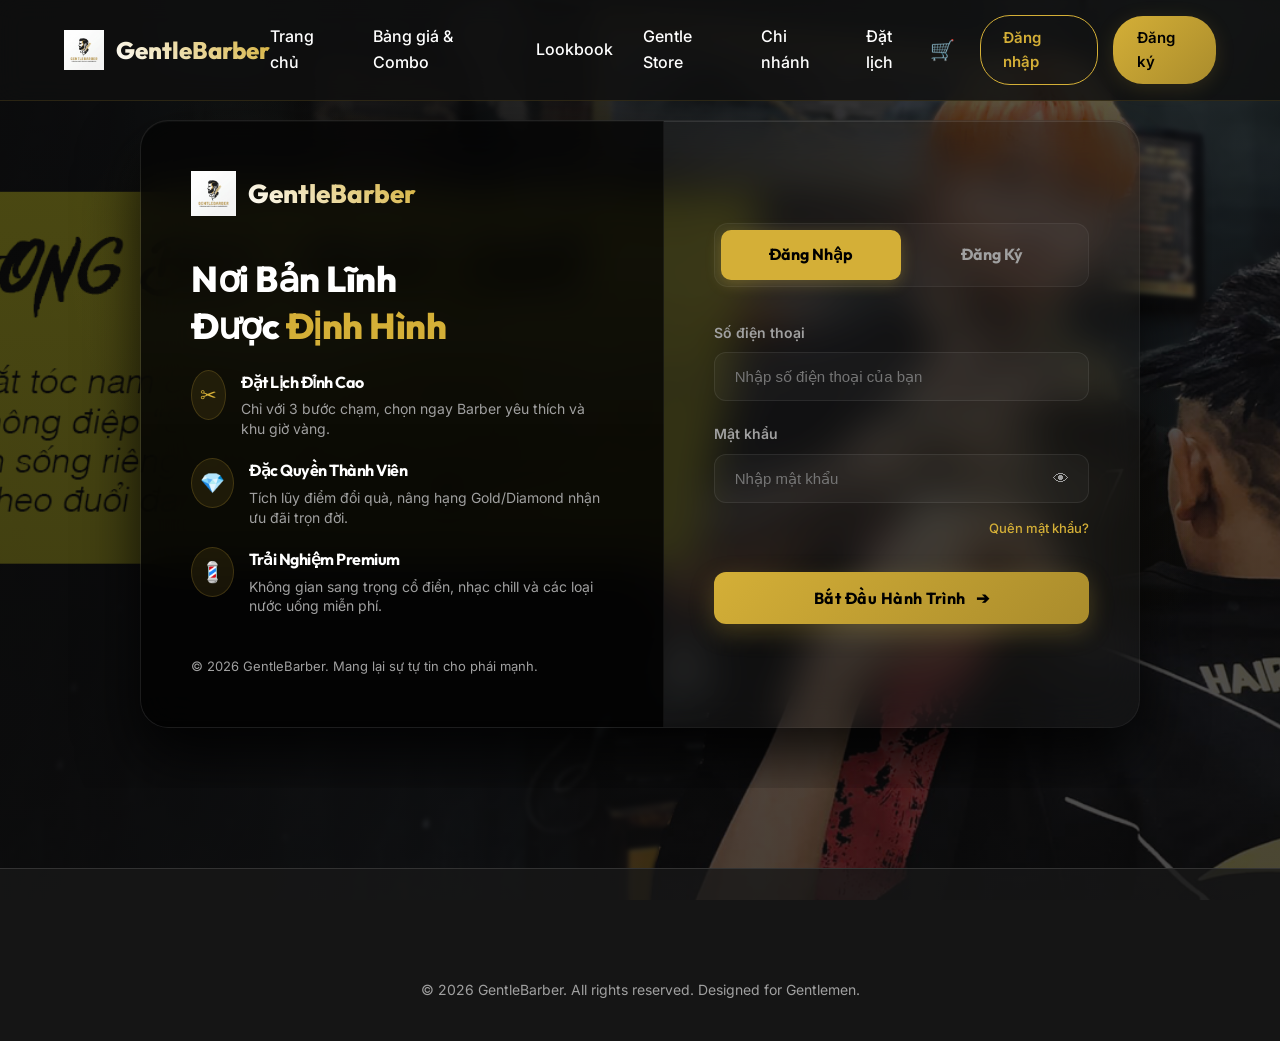
<file: login.html>
<!DOCTYPE html>
<html lang="vi">
<head>
    <meta charset="UTF-8">
    <meta name="viewport" content="width=device-width, initial-scale=1.0">
    <title>Đăng Nhập / Đăng Ký - GentleBarber</title>
    <link rel="stylesheet" href="css/style.css">
    <style>
        body {
            background-color: var(--bg-main);
            min-height: 100vh;
            display: flex;
            flex-direction: column;
        }

        .auth-wrapper {
            flex: 1;
            display: flex;
            align-items: center;
            justify-content: center;
            padding: 120px 20px 60px;
            position: relative;
            overflow: hidden;
        }

        /* Ambient glowing background blobs */
        .glow-blob {
            position: absolute;
            width: 400px;
            height: 400px;
            border-radius: 50%;
            background: radial-gradient(circle, rgba(212, 175, 55, 0.08) 0%, transparent 70%);
            z-index: 1;
            pointer-events: none;
        }
        .glow-blob-1 { top: 10%; left: 5%; }
        .glow-blob-2 { bottom: 10%; right: 5%; }

        .auth-card {
            width: 1000px;
            max-width: 100%;
            min-height: 600px;
            background: rgba(26, 26, 26, 0.4);
            backdrop-filter: blur(20px);
            -webkit-backdrop-filter: blur(20px);
            border: 1px solid rgba(255, 255, 255, 0.05);
            border-radius: 28px;
            display: grid;
            grid-template-columns: 1.1fr 1fr;
            overflow: hidden;
            box-shadow: 0 30px 60px rgba(0, 0, 0, 0.8), 
                        inset 0 1px 0 rgba(255, 255, 255, 0.1);
            z-index: 2;
        }

        /* Left Side Brand Panel */
        .auth-brand-panel {
            position: relative;
            background: linear-gradient(rgba(0, 0, 0, 0.65), rgba(0, 0, 0, 0.85)), 
                        url('https://images.unsplash.com/photo-1503951914875-452162b0f3f1?w=800&q=80') no-repeat center center;
            background-size: cover;
            padding: 50px;
            display: flex;
            flex-direction: column;
            justify-content: space-between;
            border-right: 1px solid rgba(255, 255, 255, 0.05);
        }

        .brand-panel-logo {
            display: flex;
            align-items: center;
            gap: 12px;
        }

        .brand-panel-logo img {
            height: 45px;
        }

        .brand-panel-logo span {
            font-family: var(--font-heading);
            font-size: 26px;
            font-weight: 800;
            background: linear-gradient(45deg, #fff, var(--gold));
            -webkit-background-clip: text;
            -webkit-text-fill-color: transparent;
        }

        .brand-panel-content {
            margin: 40px 0;
        }

        .brand-tagline {
            font-family: var(--font-heading);
            font-size: 36px;
            font-weight: 800;
            line-height: 1.3;
            color: #fff;
            margin-bottom: 20px;
        }

        .brand-tagline span {
            color: var(--gold);
        }

        .brand-perks {
            display: flex;
            flex-direction: column;
            gap: 20px;
        }

        .perk-item {
            display: flex;
            align-items: flex-start;
            gap: 15px;
        }

        .perk-icon {
            color: var(--gold);
            font-size: 20px;
            background: rgba(212, 175, 55, 0.1);
            padding: 8px;
            border-radius: 50%;
            display: flex;
            align-items: center;
            justify-content: center;
            border: 1px solid rgba(212, 175, 55, 0.2);
            flex-shrink: 0;
        }

        .perk-text h4 {
            font-size: 16px;
            font-weight: 700;
            color: #fff;
            margin-bottom: 4px;
        }

        .perk-text p {
            font-size: 14px;
            color: var(--text-muted);
            line-height: 1.4;
        }

        .brand-footer {
            font-size: 13px;
            color: var(--text-muted);
        }

        /* Right Side Form Panel */
        .auth-form-panel {
            padding: 50px;
            display: flex;
            flex-direction: column;
            justify-content: center;
        }

        .auth-header {
            margin-bottom: 35px;
        }

        .auth-tabs {
            display: flex;
            background: rgba(255, 255, 255, 0.03);
            border: 1px solid rgba(255, 255, 255, 0.05);
            border-radius: 14px;
            padding: 6px;
            position: relative;
        }

        .auth-tab {
            flex: 1;
            text-align: center;
            padding: 12px;
            font-family: var(--font-heading);
            font-weight: 700;
            font-size: 16px;
            color: var(--text-muted);
            cursor: pointer;
            border-radius: 10px;
            transition: all 0.3s cubic-bezier(0.4, 0, 0.2, 1);
            position: relative;
            z-index: 2;
        }

        .auth-tab.active {
            color: #000;
            background: var(--gold);
            box-shadow: 0 4px 15px rgba(212, 175, 55, 0.3);
        }

        .auth-form {
            display: none;
        }

        .auth-form.active {
            display: flex;
            flex-direction: column;
            gap: 22px;
            animation: formFadeIn 0.4s ease forwards;
        }

        @keyframes formFadeIn {
            from {
                opacity: 0;
                transform: translateY(10px);
            }
            to {
                opacity: 1;
                transform: translateY(0);
            }
        }

        .form-group-custom {
            display: flex;
            flex-direction: column;
            gap: 8px;
            position: relative;
        }

        .form-group-custom label {
            font-size: 14px;
            font-weight: 600;
            color: var(--text-muted);
            transition: color 0.3s ease;
        }

        .form-group-custom:focus-within label {
            color: var(--gold);
        }

        .input-wrapper-custom {
            position: relative;
            display: flex;
            align-items: center;
        }

        .input-wrapper-custom input {
            width: 100%;
            padding: 15px 45px 15px 20px;
            background: rgba(255, 255, 255, 0.03);
            border: 1px solid rgba(255, 255, 255, 0.08);
            border-radius: 12px;
            color: #fff;
            font-size: 15px;
            outline: none;
            transition: all 0.3s ease;
        }

        .input-wrapper-custom input:focus {
            border-color: var(--gold);
            background: rgba(255, 255, 255, 0.05);
            box-shadow: 0 0 15px rgba(212, 175, 55, 0.15);
        }

        /* Password Toggle Button */
        .password-toggle-btn {
            position: absolute;
            right: 15px;
            background: none;
            border: none;
            color: var(--text-muted);
            cursor: pointer;
            padding: 5px;
            display: flex;
            align-items: center;
            justify-content: center;
            font-size: 16px;
            transition: color 0.3s ease;
        }

        .password-toggle-btn:hover {
            color: var(--gold);
        }

        .btn-submit-premium {
            background: linear-gradient(135deg, var(--gold), var(--gold-dark));
            color: #000;
            padding: 16px;
            border-radius: 12px;
            font-family: var(--font-heading);
            font-weight: 700;
            font-size: 16px;
            letter-spacing: 0.5px;
            border: none;
            cursor: pointer;
            box-shadow: 0 8px 25px rgba(212, 175, 55, 0.25);
            display: flex;
            align-items: center;
            justify-content: center;
            gap: 10px;
            transition: all 0.3s ease;
            margin-top: 10px;
        }

        .btn-submit-premium:hover {
            transform: translateY(-2px);
            box-shadow: 0 12px 30px rgba(212, 175, 55, 0.4);
            background: linear-gradient(135deg, var(--gold-light), var(--gold));
        }

        .btn-submit-premium:active {
            transform: translateY(0);
        }

        /* Responsive Layout */
        @media (max-width: 900px) {
            .auth-card {
                grid-template-columns: 1fr;
            }
            .auth-brand-panel {
                display: none;
            }
            .auth-form-panel {
                padding: 40px 30px;
            }
        }
    </style>
</head>
<body>

    <!-- NAVBAR -->
    <nav class="navbar">
        <a href="index.html" class="brand">
            <img src="uploads/logo.png" alt="GentleBarber Logo" onerror="this.src='https://placehold.co/100x40/d4af37/000000?text=GentleBarber'">
            <span>GentleBarber</span>
        </a>
        <ul class="nav-links">
            <li><a href="index.html">Trang chủ</a></li>
            <li><a href="services.html">Bảng giá & Combo</a></li>
            <li><a href="lookbook.html">Lookbook</a></li>
            <li><a href="store.html">Gentle Store</a></li>
            <li><a href="branches.html">Chi nhánh</a></li>
            <li><a href="booking.html">Đặt lịch</a></li>
        </ul>
        <div class="nav-actions">
            <!-- Rendered by app.js -->
        </div>
    </nav>

    <!-- AUTH WRAPPER -->
    <div class="auth-wrapper">
        <div class="glow-blob glow-blob-1"></div>
        <div class="glow-blob glow-blob-2"></div>

        <div class="auth-card">
            <!-- Left Side: Brand Panel -->
            <div class="auth-brand-panel">
                <div class="brand-panel-logo">
                    <img src="uploads/logo.png" alt="Logo" onerror="this.src='https://placehold.co/40x40/d4af37/000000?text=GB'">
                    <span>GentleBarber</span>
                </div>

                <div class="brand-panel-content">
                    <h2 class="brand-tagline">Nơi Bản Lĩnh<br>Được <span>Định Hình</span></h2>
                    <div class="brand-perks">
                        <div class="perk-item">
                            <div class="perk-icon">✂</div>
                            <div class="perk-text">
                                <h4>Đặt Lịch Đỉnh Cao</h4>
                                <p>Chỉ với 3 bước chạm, chọn ngay Barber yêu thích và khu giờ vàng.</p>
                            </div>
                        </div>
                        <div class="perk-item">
                            <div class="perk-icon">💎</div>
                            <div class="perk-text">
                                <h4>Đặc Quyền Thành Viên</h4>
                                <p>Tích lũy điểm đổi quà, nâng hạng Gold/Diamond nhận ưu đãi trọn đời.</p>
                            </div>
                        </div>
                        <div class="perk-item">
                            <div class="perk-icon">💈</div>
                            <div class="perk-text">
                                <h4>Trải Nghiệm Premium</h4>
                                <p>Không gian sang trọng cổ điển, nhạc chill và các loại nước uống miễn phí.</p>
                            </div>
                        </div>
                    </div>
                </div>

                <div class="brand-footer">
                    &copy; 2026 GentleBarber. Mang lại sự tự tin cho phái mạnh.
                </div>
            </div>

            <!-- Right Side: Form Panel -->
            <div class="auth-form-panel">
                <div class="auth-header">
                    <div class="auth-tabs">
                        <div class="auth-tab active" onclick="switchTab('login')">Đăng Nhập</div>
                        <div class="auth-tab" onclick="switchTab('register')">Đăng Ký</div>
                    </div>
                </div>

                <!-- FORM ĐĂNG NHẬP -->
                <form id="loginForm" class="auth-form active" onsubmit="handleLogin(event)">
                    <div class="form-group-custom">
                        <label>Số điện thoại</label>
                        <div class="input-wrapper-custom">
                            <input type="tel" id="loginPhone" required placeholder="Nhập số điện thoại của bạn">
                        </div>
                    </div>
                    
                    <div class="form-group-custom">
                        <label>Mật khẩu</label>
                        <div class="input-wrapper-custom">
                            <input type="password" id="loginPass" required placeholder="Nhập mật khẩu">
                            <button type="button" class="password-toggle-btn" onclick="togglePasswordVisibility('loginPass', this)">👁</button>
                        </div>
                        
                        <div style="text-align: right; margin-top: 4px;">
                            <a href="#" id="btnForgotPassword" style="color: var(--gold); font-size: 13px; text-decoration: none; font-weight: 500; transition: color 0.3s;" onmouseover="this.style.color='#fff'" onmouseout="this.style.color='var(--gold)'">Quên mật khẩu?</a>
                        </div>
                    </div>

                    <button type="submit" class="btn-submit-premium">
                        <span>Bắt Đầu Hành Trình</span> ➔
                    </button>
                </form>

                <!-- FORM ĐĂNG KÝ -->
                <form id="registerForm" class="auth-form" onsubmit="handleRegister(event)">
                    <div class="form-group-custom">
                        <label>Họ và Tên</label>
                        <div class="input-wrapper-custom">
                            <input type="text" id="regFullname" required placeholder="Nhập đầy đủ họ tên">
                        </div>
                    </div>

                    <div class="form-group-custom">
                        <label>Số điện thoại</label>
                        <div class="input-wrapper-custom">
                            <input type="tel" id="regPhone" required placeholder="Nhập số điện thoại">
                        </div>
                    </div>

                    <div class="form-group-custom">
                        <label>Mật khẩu (Không mã hóa)</label>
                        <div class="input-wrapper-custom">
                            <input type="password" id="regPass" required placeholder="Tạo mật khẩu bảo mật">
                            <button type="button" class="password-toggle-btn" onclick="togglePasswordVisibility('regPass', this)">👁</button>
                        </div>
                    </div>

                    <button type="submit" class="btn-submit-premium">
                        <span>Đăng Ký Thành Viên</span> ➔
                    </button>
                </form>
            </div>
        </div>
    </div>

    <!-- FOOTER -->
    <footer class="footer">
        <div class="footer-bottom" style="margin-top: 0; border: none; background: transparent;">
            <p>&copy; 2026 GentleBarber. All rights reserved. Designed for Gentlemen.</p>
        </div>
    </footer>

    <script src="js/app.js"></script>
    <script>
        // XỬ LÝ SỰ KIỆN BẤM "QUÊN MẬT KHẨU"
        document.addEventListener('DOMContentLoaded', () => {
            const forgotBtn = document.getElementById('btnForgotPassword');
            if (forgotBtn) {
                forgotBtn.addEventListener('click', function(e) {
                    e.preventDefault();
                    
                    const phone = prompt("Nhập số điện thoại đã đăng ký để khôi phục mật khẩu:");
                    if (phone) {
                        if (!/^\d{10}$/.test(phone)) {
                            showToast("Số điện thoại không hợp lệ! Vui lòng nhập đúng 10 chữ số.", "error");
                            return;
                        }
                        
                        // Gửi dữ liệu ngầm lên hệ thống
                        apiFetch('auth.php?action=forgot_password', {
                            method: 'POST',
                            headers: { 'Content-Type': 'application/json' },
                            body: JSON.stringify({ phone })
                        })
                        .then(res => {
                            if (res.success) {
                                alert(res.message); // Hiển thị mật khẩu tạm thời cho khách bằng Alert cho rõ ràng
                            } else {
                                showToast(res.message || "Số điện thoại chưa được đăng ký!", "error");
                            }
                        })
                        .catch(err => showToast("Lỗi kết nối máy chủ!", "error"));
                    }
                });
            }
        });
        function switchTab(tab) {
            document.querySelectorAll('.auth-tab').forEach(el => el.classList.remove('active'));
            document.querySelectorAll('.auth-form').forEach(el => el.classList.remove('active'));

            if (tab === 'login') {
                document.querySelector('.auth-tab:nth-child(1)').classList.add('active');
                document.getElementById('loginForm').classList.add('active');
            } else {
                document.querySelector('.auth-tab:nth-child(2)').classList.add('active');
                document.getElementById('registerForm').classList.add('active');
            }
        }

        function togglePasswordVisibility(inputId, btn) {
            const input = document.getElementById(inputId);
            if (input.type === 'password') {
                input.type = 'text';
                btn.innerText = '🙈';
            } else {
                input.type = 'password';
                btn.innerText = '👁';
            }
        }

        async function handleLogin(event) {
            event.preventDefault();
            const phone = document.getElementById('loginPhone').value;
            const pass = document.getElementById('loginPass').value;

            const res = await apiFetch('auth.php?action=login', {
                method: 'POST',
                headers: { 'Content-Type': 'application/json' },
                body: JSON.stringify({ phone, password: pass })
            });

            if (res.success && res.data) {
                setCurrentUser(res.data);
                showToast(res.message);

                const urlParams = new URLSearchParams(window.location.search);
                const redirect = urlParams.get('redirect');
                
                setTimeout(() => {
                    if (redirect) window.location.href = redirect;
                    else window.location.href = res.data.role === 'admin' ? 'dashboard.html' : 'index.html';
                }, 1000);
            } else {
                showToast(res.message || 'Đăng nhập thất bại', 'error');
            }
        }

        async function handleRegister(event) {
            event.preventDefault();
            const fullname = document.getElementById('regFullname').value;
            const phone = document.getElementById('regPhone').value;
            const pass = document.getElementById('regPass').value;

            const res = await apiFetch('auth.php?action=register', {
                method: 'POST',
                headers: { 'Content-Type': 'application/json' },
                body: JSON.stringify({ fullname, phone, password: pass })
            });

            if (res.success && res.data) {
                setCurrentUser(res.data);
                showToast(res.message);

                const urlParams = new URLSearchParams(window.location.search);
                const redirect = urlParams.get('redirect');

                setTimeout(() => {
                    if (redirect) window.location.href = redirect;
                    else window.location.href = 'index.html';
                }, 1000);
            } else {
                showToast(res.message || 'Đăng ký thất bại', 'error');
            }
        }

        document.addEventListener('DOMContentLoaded', () => {
            const urlParams = new URLSearchParams(window.location.search);
            if (urlParams.get('signup') === '1') {
                switchTab('register');
            }
        });
    </script>
</body>
</html>
</file>
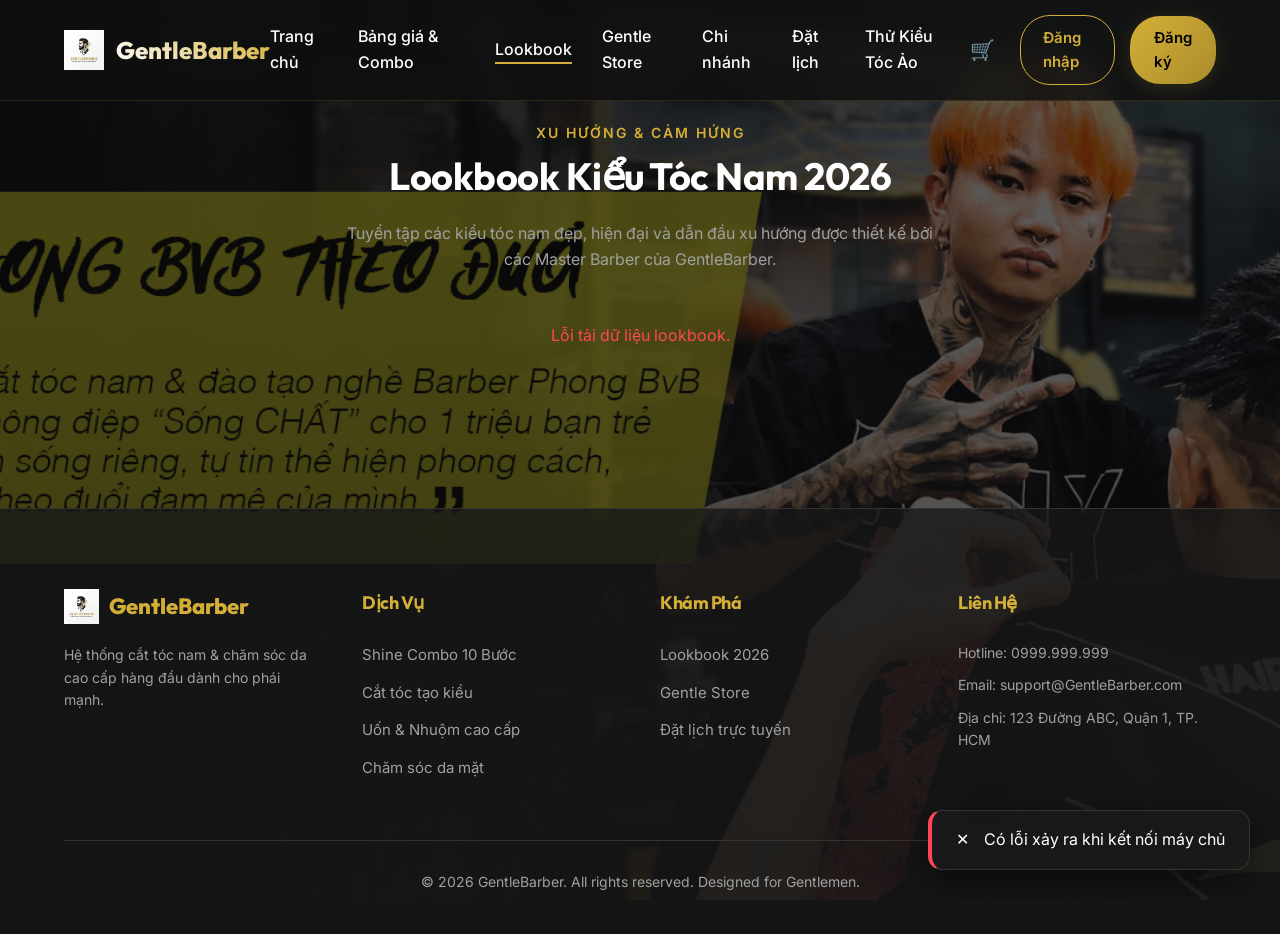
<file: lookbook.html>
<!DOCTYPE html>
<html lang="vi">
<head>
    <meta charset="UTF-8">
    <meta name="viewport" content="width=device-width, initial-scale=1.0">
    <title>Bộ Sưu Tập Kiểu Tóc - GentleBarber</title>
    <link rel="stylesheet" href="css/style.css?v=10">
</head>
<body>

    <nav class="navbar">
        <a href="index.html" class="brand">
            <img src="uploads/logo.png" alt="GentleBarber Logo" onerror="this.src='https://placehold.co/100x40/d4af37/000000?text=GentleBarber'">
            <span>GentleBarber</span>
        </a>
        <ul class="nav-links">
            <li><a href="index.html">Trang chủ</a></li>
            <li><a href="services.html">Bảng giá & Combo</a></li>
            <li><a href="lookbook.html">Lookbook</a></li>
            <li><a href="store.html">Gentle Store</a></li>
            <li><a href="branches.html">Chi nhánh</a></li>
            <li><a href="booking.html">Đặt lịch</a></li>
            <li><a href="face-recommend.html">Thử Kiểu Tóc Ảo</a></li>
        </ul>
        <div class="nav-actions">
            </div>
    </nav>

    <header class="section-header" style="margin-top: 120px;">
        <span class="section-subtitle">Xu hướng & Cảm hứng</span>
        <h1 class="section-title">Lookbook Kiểu Tóc Nam 2026</h1>
        <p style="color: var(--text-muted); max-width: 600px; margin: 15px auto 0;">Tuyển tập các kiểu tóc nam đẹp, hiện đại và dẫn đầu xu hướng được thiết kế bởi các Master Barber của GentleBarber.</p>
    </header>

    <section class="section" style="padding-top: 0;">
        <div class="grid" id="lookbookGrid">
            <p style="text-align: center; grid-column: 1/-1;">Đang tải bộ sưu tập...</p>
        </div>
    </section>

    <footer class="footer">
        <div class="footer-grid">
            <div class="footer-col">
                <a href="index.html" class="brand" style="display: flex; align-items: center; gap: 10px; margin-bottom: 20px;">
                    <img src="uploads/logo.png" alt="Logo" style="height: 35px;" onerror="this.src='https://placehold.co/100x40/d4af37/000000?text=GentleBarber'">
                    <span style="font-family: var(--font-heading); font-size: 22px; font-weight: 800; color: var(--gold);">GentleBarber</span>
                </a>
                <p style="color: var(--text-muted); font-size: 14px;">Hệ thống cắt tóc nam & chăm sóc da cao cấp hàng đầu dành cho phái mạnh.</p>
            </div>
            <div class="footer-col">
                <h4>Dịch Vụ</h4>
                <ul class="footer-links">
                    <li><a href="services.html">Shine Combo 10 Bước</a></li>
                    <li><a href="services.html">Cắt tóc tạo kiểu</a></li>
                    <li><a href="services.html">Uốn & Nhuộm cao cấp</a></li>
                    <li><a href="services.html">Chăm sóc da mặt</a></li>
                </ul>
            </div>
            <div class="footer-col">
                <h4>Khám Phá</h4>
                <ul class="footer-links">
                    <li><a href="lookbook.html">Lookbook 2026</a></li>
                    <li><a href="store.html">Gentle Store</a></li>
                    <li><a href="booking.html">Đặt lịch trực tuyến</a></li>
                </ul>
            </div>
            <div class="footer-col">
                <h4>Liên Hệ</h4>
                <p style="color: var(--text-muted); font-size: 14px; margin-bottom: 10px;">Hotline: 0999.999.999</p>
                <p style="color: var(--text-muted); font-size: 14px; margin-bottom: 10px;">Email: support@GentleBarber.com</p>
                <p style="color: var(--text-muted); font-size: 14px;">Địa chỉ: 123 Đường ABC, Quận 1, TP. HCM</p>
            </div>
        </div>
        <div class="footer-bottom">
            <p>&copy; 2026 GentleBarber. All rights reserved. Designed for Gentlemen.</p>
        </div>
    </footer>

    <div id="galleryLightbox" class="lightbox" onclick="if(event.target === this) this.style.display='none'" style="display: none; position: fixed; z-index: 9999; left: 0; top: 0; width: 100%; height: 100%; background-color: rgba(0,0,0,0.88); justify-content: center; align-items: center; padding: 20px; backdrop-filter: blur(5px);">
        <div style="background: #181818; border: 1px solid var(--gold); border-radius: 20px; max-width: 900px; width: 100%; display: flex; flex-wrap: wrap; overflow: hidden; position: relative; box-shadow: 0 25px 60px rgba(0,0,0,0.9); max-height: 90vh;">
            <span style="position: absolute; top: 15px; right: 20px; color: #fff; font-size: 32px; font-weight: bold; cursor: pointer; z-index: 10; line-height: 1;" onclick="document.getElementById('galleryLightbox').style.display='none'">&times;</span>
            
            <!-- Cột trái: Ảnh chính + Ảnh góc phụ -->
            <div style="flex: 1 1 360px; background: #0d0d0d; display: flex; flex-direction: column; justify-content: center; align-items: center; padding: 20px;">
                <img id="lightboxImg" style="width: 100%; max-height: 380px; object-fit: cover; border-radius: 12px; border: 1px solid rgba(212,175,55,0.4);">
                <div id="lightboxThumbs" style="display: flex; gap: 10px; margin-top: 12px; justify-content: center;"></div>
            </div>

            <!-- Cột phải: Tên, Khuôn mặt phù hợp, Mô tả & Nút đặt lịch -->
            <div style="flex: 1.2 1 380px; padding: 30px; display: flex; flex-direction: column; justify-content: space-between; overflow-y: auto; max-height: 85vh;">
                <div>
                    <span style="color: var(--gold); font-size: 12px; font-weight: 700; text-transform: uppercase; letter-spacing: 1px;">Chi tiết kiểu tóc</span>
                    <h2 id="lightboxTitle" style="font-size: 26px; color: #fff; margin: 8px 0 12px; line-height: 1.3;"></h2>
                    <div style="display: inline-block; background: rgba(212, 175, 55, 0.12); border: 1px solid rgba(212, 175, 55, 0.3); color: var(--gold); padding: 6px 14px; border-radius: 20px; font-size: 13px; margin-bottom: 18px;">
                        ✓ Hợp với: <strong id="lightboxFace"></strong>
                    </div>
                    <p id="lightboxDesc" style="color: #e0e0e0; font-size: 15px; line-height: 1.6; margin-bottom: 15px;"></p>
                    <div id="lightboxContentBox" style="border-top: 1px solid #2a2a2a; padding-top: 15px; margin-top: 10px; display: none;">
                        <h4 style="color: var(--gold); font-size: 14px; margin-bottom: 8px;">💡 Tư vấn tạo kiểu & Chăm sóc:</h4>
                        <p id="lightboxContent" style="color: #aaa; font-size: 14px; line-height: 1.6; white-space: pre-line;"></p>
                    </div>
                </div>
                <div style="margin-top: 25px; padding-top: 15px; border-top: 1px solid #2a2a2a;">
                    <a id="lightboxBookBtn" href="booking.html" class="btn-gold" style="width: 100%; justify-content: center; text-align: center; display: block; padding: 14px; font-size: 16px;">Đặt Lịch Kiểu Tóc Này ✂️</a>
                </div>
            </div>
        </div>
    </div>

    <script src="js/app.js"></script>
    <script>
        document.addEventListener('DOMContentLoaded', async () => {
            // Tự động kích hoạt gạch chân Menu điều hướng
            const currentPath = window.location.pathname.split("/").pop() || "index.html";
            document.querySelectorAll('.nav-links a').forEach(link => {
                if (link.getAttribute('href') === currentPath) {
                    link.classList.add('active');
                } else {
                    link.classList.remove('active');
                }
            });

            const grid = document.getElementById('lookbookGrid');
            const res = await apiFetch('lookbooks.php');
            
            if (res.success && res.data) {
                if (res.data.length === 0) {
                    grid.innerHTML = '<p style="text-align: center; grid-column: 1/-1;">Chưa có kiểu tóc nào trong Lookbook.</p>';
                    return;
                }
                window.lookbooksData = res.data;
                const html = window.lookbooksData.map((l, index) => `
                    <div class="card">
                        <img src="${l.image}" alt="${l.title}" class="card-img" style="cursor: pointer; height: 280px; object-fit: cover;" onclick="openLookbookGallery(${index}, window.lookbooksData)" title="Click để xem ảnh lớn" onerror="this.src='https://placehold.co/400x300/333333/d4af37?text=Lookbook'">
                        <div class="card-content">
                            <h3 class="card-title" style="cursor: pointer;" onclick="openLookbookGallery(${index}, window.lookbooksData)">${l.title}</h3>
                            <p class="card-desc">${l.description}</p>
                            <p style="color: var(--gold); font-size: 13px; margin-bottom: 15px;">✓ Hợp với: <strong>${l.face_shape_suitable}</strong></p>
                            <a href="booking.html?notes=${encodeURIComponent('Chọn kiểu tóc: ' + l.title)}" class="btn-outline" style="display: block; text-align: center;">Đặt Lịch Kiểu Này</a>
                        </div>
                    </div>
                `).join('');
                grid.innerHTML = html;
            } else {
                grid.innerHTML = '<p style="text-align: center; grid-column: 1/-1; color: var(--danger);">Lỗi tải dữ liệu lookbook.</p>';
            }
        });

        // Hàm điều khiển popup hiển thị ảnh lớn phóng to
        function openLookbookGallery(index, list) {
            if (list && list[index]) {
                const item = list[index];
                document.getElementById('lightboxImg').src = item.image;
                document.getElementById('lightboxTitle').innerText = item.title;
                document.getElementById('lightboxFace').innerText = item.face_shape_suitable || 'Mọi khuôn mặt';
                document.getElementById('lightboxDesc').innerText = item.description || '';
                document.getElementById('lightboxBookBtn').href = `booking.html?notes=${encodeURIComponent('Chọn kiểu tóc: ' + item.title)}`;

                // Hiển thị bài viết tư vấn chi tiết (nếu admin có nhập)
                const contentBox = document.getElementById('lightboxContentBox');
                if (item.content && item.content.trim() !== '') {
                    document.getElementById('lightboxContent').innerText = item.content;
                    contentBox.style.display = 'block';
                } else {
                    contentBox.style.display = 'none';
                }

                // Hiển thị thêm ảnh góc 2, góc 3 (nếu có) để khách bấm đổi góc nhìn
                const images = [item.image, item.image2, item.image3].filter(img => img && img.trim() !== '');
                const thumbsContainer = document.getElementById('lightboxThumbs');
                if (images.length > 1) {
                    thumbsContainer.innerHTML = images.map(imgUrl => `
                        <img src="${imgUrl}" onclick="document.getElementById('lightboxImg').src='${imgUrl}'" 
                             style="width: 55px; height: 55px; object-fit: cover; border-radius: 8px; cursor: pointer; border: 1px solid var(--gold);">
                    `).join('');
                } else {
                    thumbsContainer.innerHTML = '';
                }

                document.getElementById('galleryLightbox').style.display = 'flex';
            }
        }
    </script>
</body>
</html>
</file>
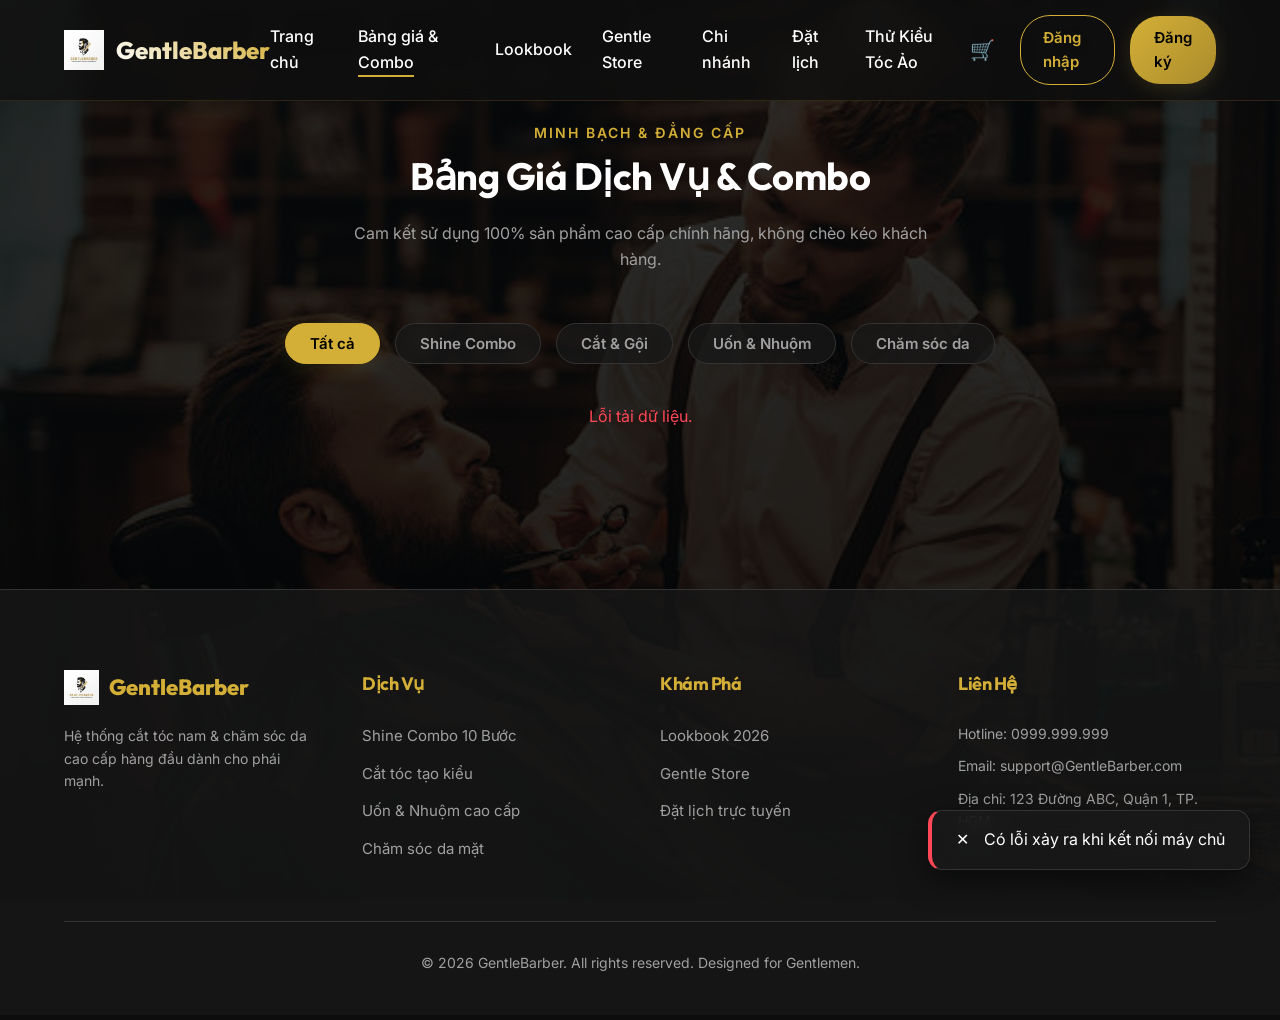
<file: services.html>
<!DOCTYPE html>
<html lang="vi">
<head>
    <meta charset="UTF-8">
    <meta name="viewport" content="width=device-width, initial-scale=1.0">
    <title>Bảng Giá & Combo - GentleBarber</title>
    <link rel="stylesheet" href="css/style.css?v=10">
<style>
        body {
            /* Phủ một lớp đen mờ 82% lên trên ảnh để chữ trắng và vàng nổi bật, dễ đọc */
            background-image: linear-gradient(rgba(0, 0, 0, 0.82), rgba(0, 0, 0, 0.88)), url('uploads/bb1.jpg');
            background-size: cover;
            background-position: center;
            background-repeat: no-repeat;
            background-attachment: fixed; /* Giữ cố định ảnh nền khi cuộn trang */
            min-height: 100vh;
        }
    </style>
</head>
<body>

    <nav class="navbar">
        <a href="index.html" class="brand">
            <img src="uploads/logo.png" alt="GentleBarber Logo" onerror="this.src='https://placehold.co/100x40/d4af37/000000?text=GentleBarber'">
            <span>GentleBarber</span>
        </a>
        <ul class="nav-links">
            <li><a href="index.html">Trang chủ</a></li>
            <li><a href="services.html">Bảng giá & Combo</a></li>
            <li><a href="lookbook.html">Lookbook</a></li>
            <li><a href="store.html">Gentle Store</a></li>
            <li><a href="branches.html">Chi nhánh</a></li>
            <li><a href="booking.html">Đặt lịch</a></li>
            <li><a href="face-recommend.html">Thử Kiểu Tóc Ảo</a></li>
        </ul>
        <div class="nav-actions">
            </div>
    </nav>

    <header class="section-header" style="margin-top: 120px;">
        <span class="section-subtitle">Minh bạch & Đẳng cấp</span>
        <h1 class="section-title">Bảng Giá Dịch Vụ & Combo</h1>
        <p style="color: var(--text-muted); max-width: 600px; margin: 15px auto 0;">Cam kết sử dụng 100% sản phẩm cao cấp chính hãng, không chèo kéo khách hàng.</p>
    </header>

    <div class="filter-tabs">
        <button class="filter-btn active" onclick="filterServices('all', this)">Tất cả</button>
        <button class="filter-btn" onclick="filterServices('combo', this)">Shine Combo</button>
        <button class="filter-btn" onclick="filterServices('haircut', this)">Cắt & Gội</button>
        <button class="filter-btn" onclick="filterServices('chemical', this)">Uốn & Nhuộm</button>
        <button class="filter-btn" onclick="filterServices('skin', this)">Chăm sóc da</button>
    </div>

    <section class="section" style="padding-top: 0;">
        <div class="grid" id="servicesGrid">
            <p style="text-align: center; grid-column: 1/-1;">Đang tải danh sách dịch vụ...</p>
        </div>
    </section>

    <footer class="footer">
        <div class="footer-grid">
            <div class="footer-col">
                <a href="index.html" class="brand" style="display: flex; align-items: center; gap: 10px; margin-bottom: 20px;">
                    <img src="uploads/logo.png" alt="Logo" style="height: 35px;" onerror="this.src='https://placehold.co/100x40/d4af37/000000?text=GentleBarber'">
                    <span style="font-family: var(--font-heading); font-size: 22px; font-weight: 800; color: var(--gold);">GentleBarber</span>
                </a>
                <p style="color: var(--text-muted); font-size: 14px;">Hệ thống cắt tóc nam & chăm sóc da cao cấp hàng đầu dành cho phái mạnh.</p>
            </div>
            <div class="footer-col">
                <h4>Dịch Vụ</h4>
                <ul class="footer-links">
                    <li><a href="services.html">Shine Combo 10 Bước</a></li>
                    <li><a href="services.html">Cắt tóc tạo kiểu</a></li>
                    <li><a href="services.html">Uốn & Nhuộm cao cấp</a></li>
                    <li><a href="services.html">Chăm sóc da mặt</a></li>
                </ul>
            </div>
            <div class="footer-col">
                <h4>Khám Phá</h4>
                <ul class="footer-links">
                    <li><a href="lookbook.html">Lookbook 2026</a></li>
                    <li><a href="store.html">Gentle Store</a></li>
                    <li><a href="booking.html">Đặt lịch trực tuyến</a></li>
                </ul>
            </div>
            <div class="footer-col">
                <h4>Liên Hệ</h4>
                <p style="color: var(--text-muted); font-size: 14px; margin-bottom: 10px;">Hotline: 0999.999.999</p>
                <p style="color: var(--text-muted); font-size: 14px; margin-bottom: 10px;">Email: support@GentleBarber.com</p>
                <p style="color: var(--text-muted); font-size: 14px;">Địa chỉ: 123 Đường ABC, Quận 1, TP. HCM</p>
            </div>
        </div>
        <div class="footer-bottom">
            <p>&copy; 2026 GentleBarber. All rights reserved. Designed for Gentlemen.</p>
        </div>
    </footer>

    <script src="js/app.js"></script>
    <script>
        async function filterServices(category, btnEl = null) {
            // Cập nhật active tab dịch vụ
            if (btnEl) {
                document.querySelectorAll('.filter-btn').forEach(btn => btn.classList.remove('active'));
                btnEl.classList.add('active');
            }

            const grid = document.getElementById('servicesGrid');
            grid.innerHTML = '<p style="text-align: center; grid-column: 1/-1;">Đang tải...</p>';

            const res = await apiFetch(`services.php?category=${category}`);
            if (res.success && res.data) {
                if (res.data.length === 0) {
                    grid.innerHTML = '<p style="text-align: center; grid-column: 1/-1;">Không có dịch vụ nào trong danh mục này.</p>';
                    return;
                }
                const html = res.data.map(s => `
                    <div class="card">
                        <span class="card-tag">${s.category.toUpperCase()}</span>
                        <a href="service-detail.html?id=${s.id}">
                            <img src="${s.image}" alt="${s.name}" class="card-img" onerror="this.src='https://placehold.co/400x300/333333/d4af37?text=Service'">
                        </a>
                        <div class="card-content">
                            <h3 class="card-title"><a href="service-detail.html?id=${s.id}">${s.name}</a></h3>
                            <p class="card-desc">${s.description}</p>
                            <div class="card-footer">
                                <span class="card-price">${formatCurrency(s.price)}</span>
                                <a href="booking.html?service_id=${s.id}" class="btn-gold">Đặt Lịch</a>
                            </div>
                        </div>
                    </div>
                `).join('');
                grid.innerHTML = html;
            } else {
                grid.innerHTML = '<p style="text-align: center; grid-column: 1/-1; color: var(--danger);">Lỗi tải dữ liệu.</p>';
            }
        }

        document.addEventListener('DOMContentLoaded', () => {
            // Tự động gạch chân liên kết Menu dựa trên đường dẫn tệp thực tế
            const currentPath = window.location.pathname.split("/").pop() || "index.html";
            document.querySelectorAll('.nav-links a').forEach(link => {
                if (link.getAttribute('href') === currentPath) {
                    link.classList.add('active');
                } else {
                    link.classList.remove('active');
                }
            });

            // Mặc định tải tất cả dịch vụ ban đầu
            filterServices('all');
        });
    </script>
</body>
</html>
</file>
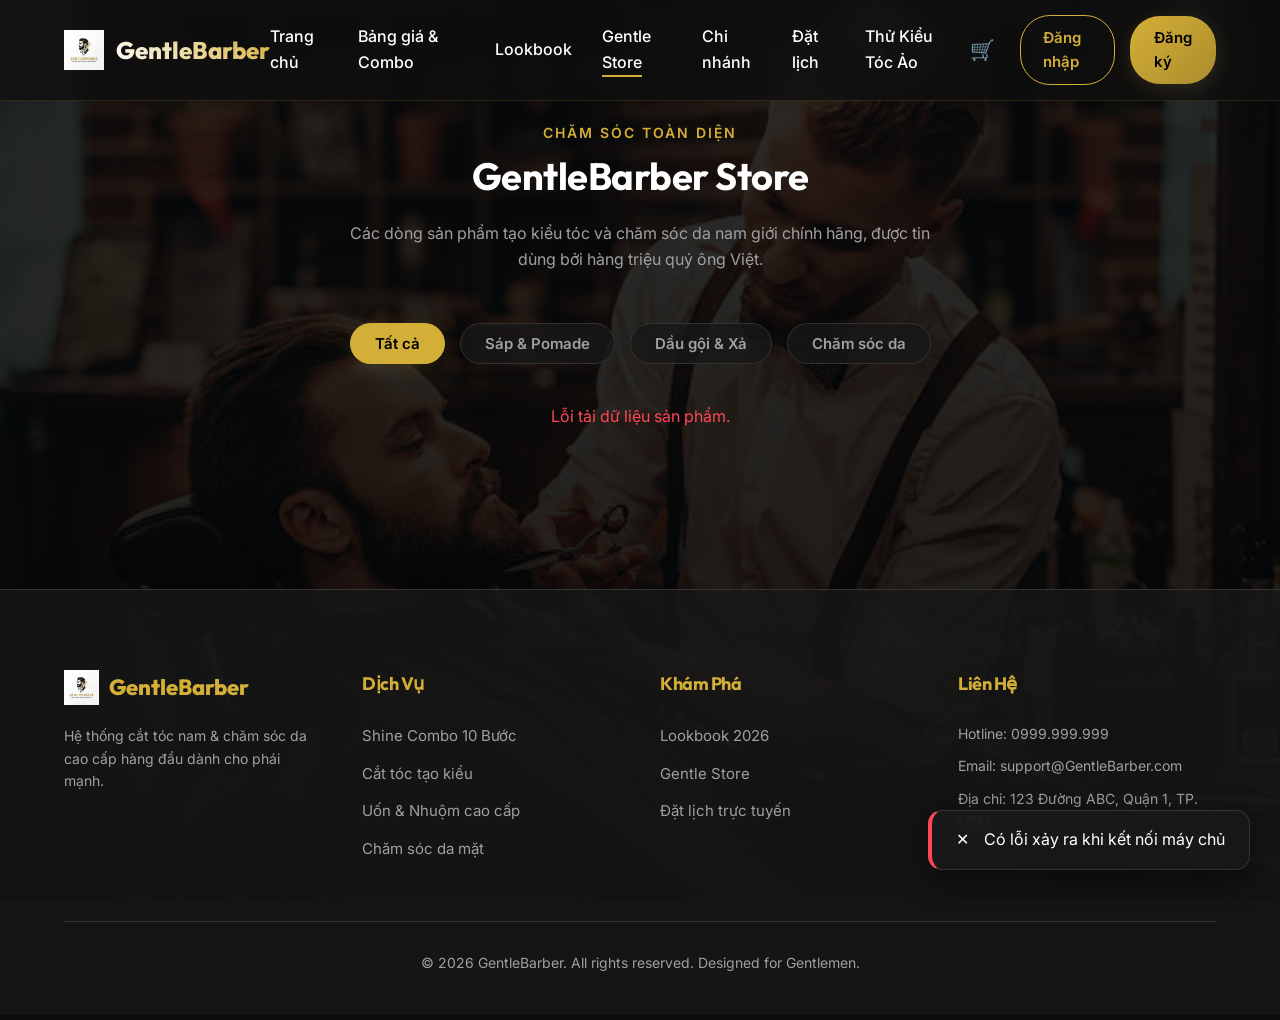
<file: store.html>
<!DOCTYPE html>
<html lang="vi">
<head>
    <meta charset="UTF-8">
    <meta name="viewport" content="width=device-width, initial-scale=1.0">
    <title>Cửa Hàng Mỹ Phẩm Nam - GentleBarber Store</title>
    <link rel="stylesheet" href="css/style.css?v=10">
<style>
        body {
            /* Phủ một lớp đen mờ 82% lên trên ảnh để chữ trắng và vàng nổi bật, dễ đọc */
            background-image: linear-gradient(rgba(0, 0, 0, 0.82), rgba(0, 0, 0, 0.88)), url('uploads/bb1.jpg');
            background-size: cover;
            background-position: center;
            background-repeat: no-repeat;
            background-attachment: fixed; /* Giữ cố định ảnh nền khi cuộn trang */
            min-height: 100vh;
        }
    </style>
</head>
<body>

    <nav class="navbar">
        <a href="index.html" class="brand">
            <img src="uploads/logo.png" alt="GentleBarber Logo" onerror="this.src='https://placehold.co/100x40/d4af37/000000?text=GentleBarber'">
            <span>GentleBarber</span>
        </a>
        <ul class="nav-links">
            <li><a href="index.html">Trang chủ</a></li>
            <li><a href="services.html">Bảng giá & Combo</a></li>
            <li><a href="lookbook.html">Lookbook</a></li>
            <li><a href="store.html">Gentle Store</a></li>
            <li><a href="branches.html">Chi nhánh</a></li>
            <li><a href="booking.html">Đặt lịch</a></li>
            <li><a href="face-recommend.html">Thử Kiểu Tóc Ảo</a></li>
        </ul>
        <div class="nav-actions">
            </div>
    </nav>

    <header class="section-header" style="margin-top: 120px;">
        <span class="section-subtitle">Chăm sóc toàn diện</span>
        <h1 class="section-title">GentleBarber Store</h1>
        <p style="color: var(--text-muted); max-width: 600px; margin: 15px auto 0;">Các dòng sản phẩm tạo kiểu tóc và chăm sóc da nam giới chính hãng, được tin dùng bởi hàng triệu quý ông Việt.</p>
    </header>

    <div class="filter-tabs">
        <button class="filter-btn active" onclick="filterProducts('all', this)">Tất cả</button>
        <button class="filter-btn" onclick="filterProducts('wax', this)">Sáp & Pomade</button>
        <button class="filter-btn" onclick="filterProducts('shampoo', this)">Dầu gội & Xả</button>
        <button class="filter-btn" onclick="filterProducts('skincare', this)">Chăm sóc da</button>
    </div>

    <section class="section" style="padding-top: 0;">
        <div class="grid" id="productsGrid">
            <p style="text-align: center; grid-column: 1/-1;">Đang tải danh sách sản phẩm...</p>
        </div>
    </section>

    <footer class="footer">
        <div class="footer-grid">
            <div class="footer-col">
                <a href="index.html" class="brand" style="display: flex; align-items: center; gap: 10px; margin-bottom: 20px;">
                    <img src="uploads/logo.png" alt="Logo" style="height: 35px;" onerror="this.src='https://placehold.co/100x40/d4af37/000000?text=GentleBarber'">
                    <span style="font-family: var(--font-heading); font-size: 22px; font-weight: 800; color: var(--gold);">GentleBarber</span>
                </a>
                <p style="color: var(--text-muted); font-size: 14px;">Hệ thống cắt tóc nam & chăm sóc da cao cấp hàng đầu dành cho phái mạnh.</p>
            </div>
            <div class="footer-col">
                <h4>Dịch Vụ</h4>
                <ul class="footer-links">
                    <li><a href="services.html">Shine Combo 10 Bước</a></li>
                    <li><a href="services.html">Cắt tóc tạo kiểu</a></li>
                    <li><a href="services.html">Uốn & Nhuộm cao cấp</a></li>
                    <li><a href="services.html">Chăm sóc da mặt</a></li>
                </ul>
            </div>
            <div class="footer-col">
                <h4>Khám Phá</h4>
                <ul class="footer-links">
                    <li><a href="lookbook.html">Lookbook 2026</a></li>
                    <li><a href="store.html">Gentle Store</a></li>
                    <li><a href="booking.html">Đặt lịch trực tuyến</a></li>
                </ul>
            </div>
            <div class="footer-col">
                <h4>Liên Hệ</h4>
                <p style="color: var(--text-muted); font-size: 14px; margin-bottom: 10px;">Hotline: 0999.999.999</p>
                <p style="color: var(--text-muted); font-size: 14px; margin-bottom: 10px;">Email: support@GentleBarber.com</p>
                <p style="color: var(--text-muted); font-size: 14px;">Địa chỉ: 123 Đường ABC, Quận 1, TP. HCM</p>
            </div>
        </div>
        <div class="footer-bottom">
            <p>&copy; 2026 GentleBarber. All rights reserved. Designed for Gentlemen.</p>
        </div>
    </footer>

    <script src="js/app.js"></script>
    <script>
        async function filterProducts(category, btnEl = null) {
            if (btnEl) {
                document.querySelectorAll('.filter-btn').forEach(btn => btn.classList.remove('active'));
                btnEl.classList.add('active');
            }

            const grid = document.getElementById('productsGrid');
            grid.innerHTML = '<p style="text-align: center; grid-column: 1/-1;">Đang tải...</p>';

            const res = await apiFetch(`products.php?category=${category}`);
            if (res.success && res.data) {
                if (res.data.length === 0) {
                    grid.innerHTML = '<p style="text-align: center; grid-column: 1/-1;">Không có sản phẩm nào trong danh mục này.</p>';
                    return;
                }
                
                // Lưu trữ dữ liệu an toàn vào bộ nhớ tạm toàn cục để hàm con trích xuất theo Index
                window.storedProducts = res.data;

                const html = res.data.map((p, index) => `
                    <div class="card">
                        <span class="card-tag">${p.category.toUpperCase()}</span>
                        <a href="product-detail.html?id=${p.id}" style="display:block; text-align:center; background:#fff; padding:10px;">
                            <img src="${p.image}" alt="${p.name}" class="card-img" style="object-fit:contain; height:200px;" onerror="this.src='https://placehold.co/400x300/333333/d4af37?text=Product'">
                        </a>
                        <div class="card-content">
                            <h3 class="card-title">
                                <a href="product-detail.html?id=${p.id}" style="color: inherit; text-decoration: none;">${p.name}</a>
                            </h3>
                            <p class="card-desc">${p.description.substring(0, 60)}...</p>
                            <div class="card-footer">
                                <span class="card-price">${formatCurrency(p.price)}</span>
                                <button onclick="addToCartByIndex(${index})" class="btn-outline">Thêm Giỏ Hàng</button>
                            </div>
                        </div>
                    </div>
                `).join('');
                grid.innerHTML = html;
            } else {
                grid.innerHTML = '<p style="text-align: center; grid-column: 1/-1; color: var(--danger);">Lỗi tải dữ liệu sản phẩm.</p>';
            }
        }

        // Hàm trung gian kích hoạt thêm giỏ hàng bảo mật bằng vị trí Index mảng
        function addToCartByIndex(index) {
            if (window.storedProducts && window.storedProducts[index]) {
                addToCart(window.storedProducts[index]);
            }
        }

        document.addEventListener('DOMContentLoaded', () => {
            // Tự động gạch chân liên kết điều hướng trên Navbar
            const currentPath = window.location.pathname.split("/").pop() || "index.html";
            document.querySelectorAll('.nav-links a').forEach(link => {
                if (link.getAttribute('href') === currentPath) {
                    link.classList.add('active');
                } else {
                    link.classList.remove('active');
                }
            });

            filterProducts('all');
        });
    </script>
</body>
</html>
</file>
<file: css/style.css>
@import url('https://fonts.googleapis.com/css2?family=Outfit:wght@300;400;500;600;700;800&family=Inter:wght@300;400;500;600;700&display=swap');

:root {
    --bg-main: #0d0d0d;
    --bg-card: rgba(24, 24, 24, 0.78);
    --bg-card-hover: rgba(38, 38, 38, 0.9);
    --gold: #d4af37;
    --gold-light: #f3e5ab;
    --gold-dark: #aa8c2c;
    --text-main: #ffffff;
    --text-muted: #a0a0a0;
    --border-color: #333333;
    --danger: #ff4757;
    --success: #2ed573;
    --font-heading: 'Outfit', sans-serif;
    --font-body: 'Inter', sans-serif;
    --glass-bg: rgba(26, 26, 26, 0.8);
    --glass-border: rgba(212, 175, 55, 0.2);
    --shadow-gold: 0 4px 20px rgba(212, 175, 55, 0.15);
}

* {
    margin: 0;
    padding: 0;
    box-sizing: border-box;
}

body {
    background-color: var(--bg-main);
    background-image: 
        linear-gradient(to bottom, rgba(13, 13, 13, 0.65), rgba(13, 13, 13, 0.75)),
        url('../uploads/face-background.jpg'); 
    background-size: cover;
    background-position: center;
    background-repeat: no-repeat;
    background-attachment: fixed;
    color: var(--text-main);
    font-family: var(--font-body);
    line-height: 1.6;
    overflow-x: hidden;
}
h1, h2, h3, h4, h5, h6 {
    font-family: var(--font-heading);
    font-weight: 700;
    letter-spacing: -0.5px;
    color: var(--text-main);
}

a {
    color: inherit;
    text-decoration: none;
    transition: color 0.3s ease;
}

a:hover {
    color: var(--gold);
}

button {
    cursor: pointer;
    font-family: var(--font-body);
    border: none;
    outline: none;
    transition: all 0.3s ease;
}

/* --- NAVBAR --- */
.navbar {
    position: fixed;
    top: 0;
    left: 0;
    width: 100%;
    z-index: 1000;
    background: var(--glass-bg);
    backdrop-filter: blur(12px);
    -webkit-backdrop-filter: blur(12px);
    border-bottom: 1px solid var(--border-color);
    padding: 15px 5%;
    display: flex;
    justify-content: space-between;
    align-items: center;
    transition: all 0.3s ease;
}

.navbar .brand {
    display: flex;
    align-items: center;
    gap: 12px;
}

.navbar .brand img {
    height: 40px;
    object-fit: contain;
}

.navbar .brand span {
    font-family: var(--font-heading);
    font-size: 24px;
    font-weight: 800;
    background: linear-gradient(45deg, var(--text-main), var(--gold));
    -webkit-background-clip: text;
    -webkit-text-fill-color: transparent;
}

.nav-links {
    display: flex;
    align-items: center;
    gap: 30px;
    list-style: none;
}

.nav-links li a {
    font-weight: 500;
    font-size: 16px;
    position: relative;
    padding-bottom: 5px;
}

.nav-links li a::after {
    content: '';
    position: absolute;
    bottom: 0;
    left: 0;
    width: 0;
    height: 2px;
    background-color: var(--gold);
    transition: width 0.3s ease;
}

.nav-links li a:hover::after,
.nav-links li a.active::after {
    width: 100%;
}

.nav-actions {
    display: flex;
    align-items: center;
    gap: 15px;
}

.btn-gold {
    background: linear-gradient(135deg, var(--gold), var(--gold-dark));
    color: #000;
    padding: 10px 24px;
    border-radius: 30px;
    font-weight: 600;
    font-size: 15px;
    box-shadow: var(--shadow-gold);
    display: inline-flex;
    align-items: center;
    gap: 8px;
}

.btn-gold:hover {
    transform: translateY(-2px);
    box-shadow: 0 6px 25px rgba(212, 175, 55, 0.3);
    background: linear-gradient(135deg, var(--gold-light), var(--gold));
}

.btn-outline {
    background: transparent;
    color: var(--gold);
    border: 1px solid var(--gold);
    padding: 10px 22px;
    border-radius: 30px;
    font-weight: 600;
    font-size: 15px;
}

.btn-outline:hover {
    background: var(--gold);
    color: #000;
    box-shadow: var(--shadow-gold);
}

.cart-icon {
    position: relative;
    font-size: 20px;
    color: var(--text-main);
    padding: 10px;
}

.cart-badge {
    position: absolute;
    top: 2px;
    right: 2px;
    background: var(--danger);
    color: white;
    font-size: 11px;
    font-weight: 700;
    width: 18px;
    height: 18px;
    border-radius: 50%;
    display: flex;
    align-items: center;
    justify-content: center;
}

/* --- HERO SECTION --- */
.hero {
    min-height: 100vh;
    padding: 120px 5% 60px;
    display: flex;
    align-items: center;
    background: linear-gradient(to right, rgba(13, 13, 13, 0.85) 40%, rgba(13, 13, 13, 0.3) 100%), 
                url('../uploads/barber-shop-la-gi-nhung-barber-shop-noi-tieng-nhat-ha-noi-va-tphcm-10.jpg') no-repeat center center/cover;
    position: relative;
}

.hero-content {
    max-width: 650px;
    z-index: 2;
}

.hero-subtitle {
    color: var(--gold);
    font-weight: 600;
    font-size: 16px;
    text-transform: uppercase;
    letter-spacing: 2px;
    margin-bottom: 15px;
    display: inline-block;
}

.hero-title {
    font-size: 56px;
    font-weight: 800;
    line-height: 1.1;
    margin-bottom: 25px;
    background: linear-gradient(180deg, #ffffff 0%, #c0c0c0 100%);
    -webkit-background-clip: text;
    -webkit-text-fill-color: transparent;
}

.hero-title span {
    background: linear-gradient(135deg, var(--gold-light), var(--gold));
    -webkit-background-clip: text;
    -webkit-text-fill-color: transparent;
}

.hero-desc {
    color: var(--text-muted);
    font-size: 18px;
    margin-bottom: 40px;
    max-width: 550px;
}

.hero-cta {
    display: flex;
    gap: 20px;
    align-items: center;
}

/* --- SECTION HEADERS --- */
.section {
    padding: 80px 5%;
}

.section-header {
    text-align: center;
    margin-bottom: 50px;
}

.section-subtitle {
    color: var(--gold);
    font-weight: 600;
    font-size: 14px;
    text-transform: uppercase;
    letter-spacing: 2px;
    margin-bottom: 10px;
}

.section-title {
    font-size: 38px;
    font-weight: 700;
}

/* --- CARDS & GRID --- */
.grid {
    display: grid;
    grid-template-columns: repeat(auto-fill, minmax(280px, 1fr));
    gap: 30px;
}

.card {
    background: var(--bg-card);
    backdrop-filter: blur(10px);
    -webkit-backdrop-filter: blur(10px);
    border: 1px solid var(--border-color);
    border-radius: 16px;
    overflow: hidden;
    transition: all 0.4s cubic-bezier(0.16, 1, 0.3, 1);
    position: relative;
}

.card:hover {
    transform: translateY(-8px);
    border-color: var(--gold);
    box-shadow: 0 12px 30px rgba(0,0,0,0.5);
}

.card-img {
    width: 100%;
    height: 220px;
    object-fit: cover;
    transition: transform 0.5s ease;
}

.card:hover .card-img {
    transform: scale(1.05);
}

.card-content {
    padding: 24px;
}

.card-tag {
    position: absolute;
    top: 16px;
    right: 16px;
    background: var(--glass-bg);
    backdrop-filter: blur(8px);
    border: 1px solid var(--gold);
    color: var(--gold);
    padding: 4px 12px;
    border-radius: 20px;
    font-size: 12px;
    font-weight: 600;
}

.card-title {
    font-size: 20px;
    margin-bottom: 10px;
}

.card-desc {
    color: var(--text-muted);
    font-size: 14px;
    margin-bottom: 20px;
    display: -webkit-box;
    -webkit-line-clamp: 2;
    -webkit-box-orient: vertical;
    overflow: hidden;
}

.card-footer {
    display: flex;
    justify-content: space-between;
    align-items: center;
    border-top: 1px solid var(--border-color);
    padding-top: 16px;
}

.card-price {
    font-family: var(--font-heading);
    font-size: 22px;
    font-weight: 700;
    color: var(--gold);
}

/* --- BOOKING WIZARD --- */
.booking-container {
    max-width: 1000px;
    margin: 120px auto 60px;
    background: var(--bg-card);
    border: 1px solid var(--border-color);
    border-radius: 24px;
    padding: 40px;
    box-shadow: 0 20px 50px rgba(0,0,0,0.5);
}

.wizard-steps {
    display: flex;
    justify-content: space-between;
    margin-bottom: 40px;
    position: relative;
}

.wizard-steps::before {
    content: '';
    position: absolute;
    top: 25px;
    left: 0;
    width: 100%;
    height: 2px;
    background: var(--border-color);
    z-index: 1;
}

.step {
    z-index: 2;
    display: flex;
    flex-direction: column;
    align-items: center;
    gap: 10px;
}

.step-num {
    width: 50px;
    height: 50px;
    border-radius: 50%;
    background: var(--bg-main);
    border: 2px solid var(--border-color);
    display: flex;
    align-items: center;
    justify-content: center;
    font-weight: 700;
    font-size: 18px;
    color: var(--text-muted);
    transition: all 0.3s ease;
}

.step.active .step-num {
    background: var(--gold);
    border-color: var(--gold);
    color: #000;
    box-shadow: var(--shadow-gold);
}

.step.completed .step-num {
    background: var(--success);
    border-color: var(--success);
    color: #000;
}

.step-label {
    font-weight: 600;
    font-size: 14px;
    color: var(--text-muted);
}

.step.active .step-label {
    color: var(--gold);
}

.wizard-panel {
    display: none;
}

.wizard-panel.active {
    display: block;
    animation: fadeIn 0.4s ease;
}

@keyframes fadeIn {
    from { opacity: 0; transform: translateY(10px); }
    to { opacity: 1; transform: translateY(0); }
}

.selectable-grid {
    display: grid;
    grid-template-columns: repeat(auto-fill, minmax(240px, 1fr));
    gap: 20px;
}

.selectable-card {
    background: var(--bg-main);
    border: 2px solid var(--border-color);
    border-radius: 16px;
    padding: 20px;
    cursor: pointer;
    transition: all 0.3s ease;
    text-align: center;
}

.selectable-card:hover {
    border-color: var(--text-muted);
}

.selectable-card.selected {
    border-color: var(--gold);
    background: rgba(212, 175, 55, 0.05);
    box-shadow: var(--shadow-gold);
}

.time-grid {
    display: grid;
    grid-template-columns: repeat(auto-fill, minmax(120px, 1fr));
    gap: 15px;
    margin-top: 20px;
}

.time-slot {
    background: var(--bg-main);
    border: 1px solid var(--border-color);
    padding: 14px;
    border-radius: 12px;
    text-align: center;
    font-weight: 600;
    cursor: pointer;
    transition: all 0.3s ease;
}

.time-slot:hover {
    border-color: var(--gold);
    color: var(--gold);
}

.time-slot.selected {
    background: var(--gold);
    color: #000;
    border-color: var(--gold);
    box-shadow: var(--shadow-gold);
}

.time-slot.booked {
    opacity: 0.3;
    cursor: not-allowed;
    background: #2a2a2a;
    border-color: #2a2a2a;
}

/* --- FORMS & INPUTS --- */
.form-group {
    margin-bottom: 24px;
}

.form-label {
    display: block;
    margin-bottom: 8px;
    font-weight: 500;
    font-size: 15px;
    color: var(--text-muted);
}

.form-control {
    width: 100%;
    padding: 14px 18px;
    background: var(--bg-main);
    border: 1px solid var(--border-color);
    border-radius: 12px;
    color: var(--text-main);
    font-family: var(--font-body);
    font-size: 15px;
    transition: all 0.3s ease;
}

.form-control:focus {
    border-color: var(--gold);
    outline: none;
    box-shadow: 0 0 0 3px rgba(212, 175, 55, 0.15);
}

/* --- TOAST NOTIFICATIONS --- */
.toast-container {
    position: fixed;
    bottom: 30px;
    right: 30px;
    z-index: 9999;
    display: flex;
    flex-direction: column;
    gap: 15px;
}

.toast {
    background: var(--glass-bg);
    backdrop-filter: blur(12px);
    border: 1px solid var(--border-color);
    padding: 16px 24px;
    border-radius: 14px;
    box-shadow: 0 10px 30px rgba(0,0,0,0.5);
    display: flex;
    align-items: center;
    gap: 15px;
    min-width: 300px;
    max-width: 450px;
    animation: slideIn 0.3s cubic-bezier(0.16, 1, 0.3, 1);
}

.toast.success { border-left: 4px solid var(--success); }
.toast.error { border-left: 4px solid var(--danger); }

@keyframes slideIn {
    from { transform: translateX(100%); opacity: 0; }
    to { transform: translateX(0); opacity: 1; }
}

/* --- MODALS --- */
.modal {
    position: fixed;
    top: 0;
    left: 0;
    width: 100%;
    height: 100%;
    background: rgba(0,0,0,0.8);
    backdrop-filter: blur(8px);
    z-index: 2000;
    display: none;
    align-items: center;
    justify-content: center;
    padding: 20px;
}

.modal.active {
    display: flex;
    animation: fadeIn 0.3s ease;
}

.modal-content {
    background: var(--bg-card);
    border: 1px solid var(--border-color);
    border-radius: 24px;
    width: 100%;
    max-width: 500px;
    padding: 40px;
    position: relative;
    box-shadow: 0 20px 50px rgba(0,0,0,0.5);
}

.modal-close {
    position: absolute;
    top: 24px;
    right: 24px;
    background: var(--bg-main);
    border: 1px solid var(--border-color);
    width: 36px;
    height: 36px;
    border-radius: 50%;
    display: flex;
    align-items: center;
    justify-content: center;
    font-size: 18px;
    color: var(--text-muted);
    cursor: pointer;
}

.modal-close:hover {
    color: var(--gold);
    border-color: var(--gold);
}

/* --- FOOTER --- */
.footer {
    background: var(--bg-card);
    border-top: 1px solid var(--border-color);
    padding: 80px 5% 40px;
    margin-top: 80px;
}

.footer-grid {
    display: grid;
    grid-template-columns: repeat(auto-fit, minmax(200px, 1fr));
    gap: 40px;
    margin-bottom: 60px;
}

.footer-col h4 {
    font-size: 18px;
    margin-bottom: 24px;
    color: var(--gold);
}

.footer-links {
    list-style: none;
    display: flex;
    flex-direction: column;
    gap: 12px;
}

.footer-links li a {
    color: var(--text-muted);
    font-size: 15px;
}

.footer-links li a:hover {
    color: var(--gold);
}

.footer-bottom {
    border-top: 1px solid var(--border-color);
    padding-top: 30px;
    text-align: center;
    color: var(--text-muted);
    font-size: 14px;
}

/* --- TABS & FILTERS --- */
.filter-tabs {
    display: flex;
    justify-content: center;
    gap: 15px;
    margin-bottom: 40px;
    flex-wrap: wrap;
}

.filter-btn {
    background: var(--bg-card);
    border: 1px solid var(--border-color);
    color: var(--text-muted);
    padding: 10px 24px;
    border-radius: 30px;
    font-weight: 600;
    font-size: 15px;
}

.filter-btn.active, .filter-btn:hover {
    background: var(--gold);
    color: #000;
    border-color: var(--gold);
    box-shadow: var(--shadow-gold);
}

/* --- TABLE STYLING (DASHBOARD) --- */
.table-container {
    width: 100%;
    overflow-x: auto;
    background: var(--bg-card);
    border: 1px solid var(--border-color);
    border-radius: 16px;
    margin-top: 24px;
}

.table {
    width: 100%;
    border-collapse: collapse;
}

.table th, .table td {
    padding: 16px 24px;
    text-align: left;
    border-bottom: 1px solid var(--border-color);
}

.table th {
    font-family: var(--font-heading);
    font-weight: 600;
    color: var(--text-muted);
    background: var(--bg-main);
}

.table tr:hover td {
    background: var(--bg-card-hover);
}

.badge {
    padding: 6px 12px;
    border-radius: 20px;
    font-size: 12px;
    font-weight: 600;
    display: inline-block;
}

.badge-pending { background: rgba(255, 165, 0, 0.2); color: orange; border: 1px solid orange; }
.badge-confirmed { background: rgba(46, 213, 115, 0.2); color: var(--success); border: 1px solid var(--success); }
.badge-completed { background: rgba(212, 175, 55, 0.2); color: var(--gold); border: 1px solid var(--gold); }
.badge-cancelled { background: rgba(255, 71, 87, 0.2); color: var(--danger); border: 1px solid var(--danger); }

/* --- LIGHTBOX GALLERY --- */
.lightbox-modal {
    position: fixed;
    top: 0;
    left: 0;
    width: 100%;
    height: 100%;
    background: rgba(10, 10, 10, 0.96);
    backdrop-filter: blur(15px);
    z-index: 3000;
    display: none;
    align-items: center;
    justify-content: center;
}
.lightbox-modal.active {
    display: flex;
    animation: fadeIn 0.3s ease;
}
.lightbox-content {
    position: relative;
    width: 92%;
    max-width: 1100px;
    display: flex;
    flex-direction: column;
    align-items: center;
}
.lightbox-grid {
    display: grid;
    grid-template-columns: 1.1fr 0.9fr;
    gap: 40px;
    background: rgba(20, 20, 20, 0.85);
    border: 1px solid var(--border-color);
    border-radius: 24px;
    padding: 40px;
    max-height: 85vh;
    overflow-y: auto;
    width: 100%;
    box-shadow: 0 20px 50px rgba(0,0,0,0.5);
}
.lightbox-slider-container {
    position: relative;
    display: flex;
    flex-direction: column;
    align-items: center;
    justify-content: center;
    background: #111;
    border-radius: 16px;
    border: 1px solid var(--border-color);
    overflow: hidden;
    padding: 10px;
    min-height: 400px;
}
.lightbox-img {
    max-width: 100%;
    max-height: 50vh;
    border-radius: 12px;
    object-fit: contain;
    transition: opacity 0.3s ease;
}
.lightbox-nav-slide {
    position: absolute;
    top: 50%;
    transform: translateY(-50%);
    background: rgba(0, 0, 0, 0.7);
    border: 1px solid rgba(255,255,255,0.1);
    color: var(--text-main);
    width: 45px;
    height: 45px;
    border-radius: 50%;
    display: flex;
    align-items: center;
    justify-content: center;
    font-size: 20px;
    cursor: pointer;
    transition: all 0.3s ease;
    user-select: none;
    z-index: 10;
}
.lightbox-nav-slide:hover {
    background: var(--gold);
    color: #000;
    border-color: var(--gold);
    box-shadow: var(--shadow-gold);
}
.lightbox-nav-slide.prev-slide { left: 15px; }
.lightbox-nav-slide.next-slide { right: 15px; }

.lightbox-dots {
    display: flex;
    gap: 8px;
    margin-top: 15px;
    justify-content: center;
    z-index: 10;
}
.lightbox-dot {
    width: 10px;
    height: 10px;
    border-radius: 50%;
    background: rgba(255, 255, 255, 0.25);
    cursor: pointer;
    transition: all 0.3s ease;
}
.lightbox-dot.active {
    background: var(--gold);
    transform: scale(1.3);
}

.lightbox-article {
    display: flex;
    flex-direction: column;
    justify-content: space-between;
    overflow-y: auto;
    padding-right: 10px;
}
.lightbox-article h3 {
    font-size: 28px;
    color: var(--gold);
    font-family: var(--font-heading);
    margin-bottom: 12px;
    line-height: 1.2;
    font-weight: 700;
}
.lightbox-meta {
    margin-bottom: 20px;
}
.lightbox-tag {
    background: rgba(212, 175, 55, 0.1);
    color: var(--gold);
    border: 1px solid rgba(212, 175, 55, 0.3);
    padding: 6px 14px;
    border-radius: 20px;
    font-size: 13px;
    font-weight: 600;
    display: inline-block;
}
.lightbox-body {
    color: var(--text-muted);
    font-size: 15px;
    line-height: 1.7;
    flex-grow: 1;
    white-space: pre-line;
}
.lightbox-global-nav {
    position: absolute;
    top: 50%;
    transform: translateY(-50%);
    color: rgba(255, 255, 255, 0.3);
    font-size: 50px;
    cursor: pointer;
    transition: color 0.3s ease;
    user-select: none;
    z-index: 100;
}
.lightbox-global-nav:hover {
    color: var(--gold);
}
.lightbox-global-nav.prev-global { left: -75px; }
.lightbox-global-nav.next-global { right: -75px; }

.lightbox-close {
    position: absolute;
    top: -55px;
    right: 0;
    font-size: 35px;
    color: var(--text-muted);
    cursor: pointer;
    transition: color 0.3s ease;
    user-select: none;
}
.lightbox-close:hover {
    color: var(--gold);
}

@media (max-width: 992px) {
    .lightbox-grid {
        grid-template-columns: 1fr;
        max-height: 80vh;
        padding: 25px;
        gap: 25px;
    }
    .lightbox-global-nav.prev-global { left: 10px; top: 30%; }
    .lightbox-global-nav.next-global { right: 10px; top: 30%; }
    .lightbox-close { top: -45px; right: 10px; }
    .lightbox-slider-container { min-height: 300px; }
}
/* FIX NÚT THẲNG HÀNG CHO SẢN PHẨM */
#productsGrid .product-card {
    display: flex !important;
    flex-direction: column !important;
    height: 100% !important;
    min-height: 420px !important;
}

#productsGrid .product-card .card-content {
    flex: 1 !important;
    display: flex !important;
    flex-direction: column !important;
}

#productsGrid .product-card .card-desc {
    flex-grow: 1 !important;
    margin-bottom: 15px !important;
}

#productsGrid .product-card .card-footer {
    margin-top: auto !important;
}
.navbar {
    background: rgba(15, 15, 15, 0.82) !important;
    backdrop-filter: blur(12px);
    -webkit-backdrop-filter: blur(12px);
    border-bottom: 1px solid rgba(212, 175, 55, 0.15);
    transition: all 0.3s ease;
}
</file>
